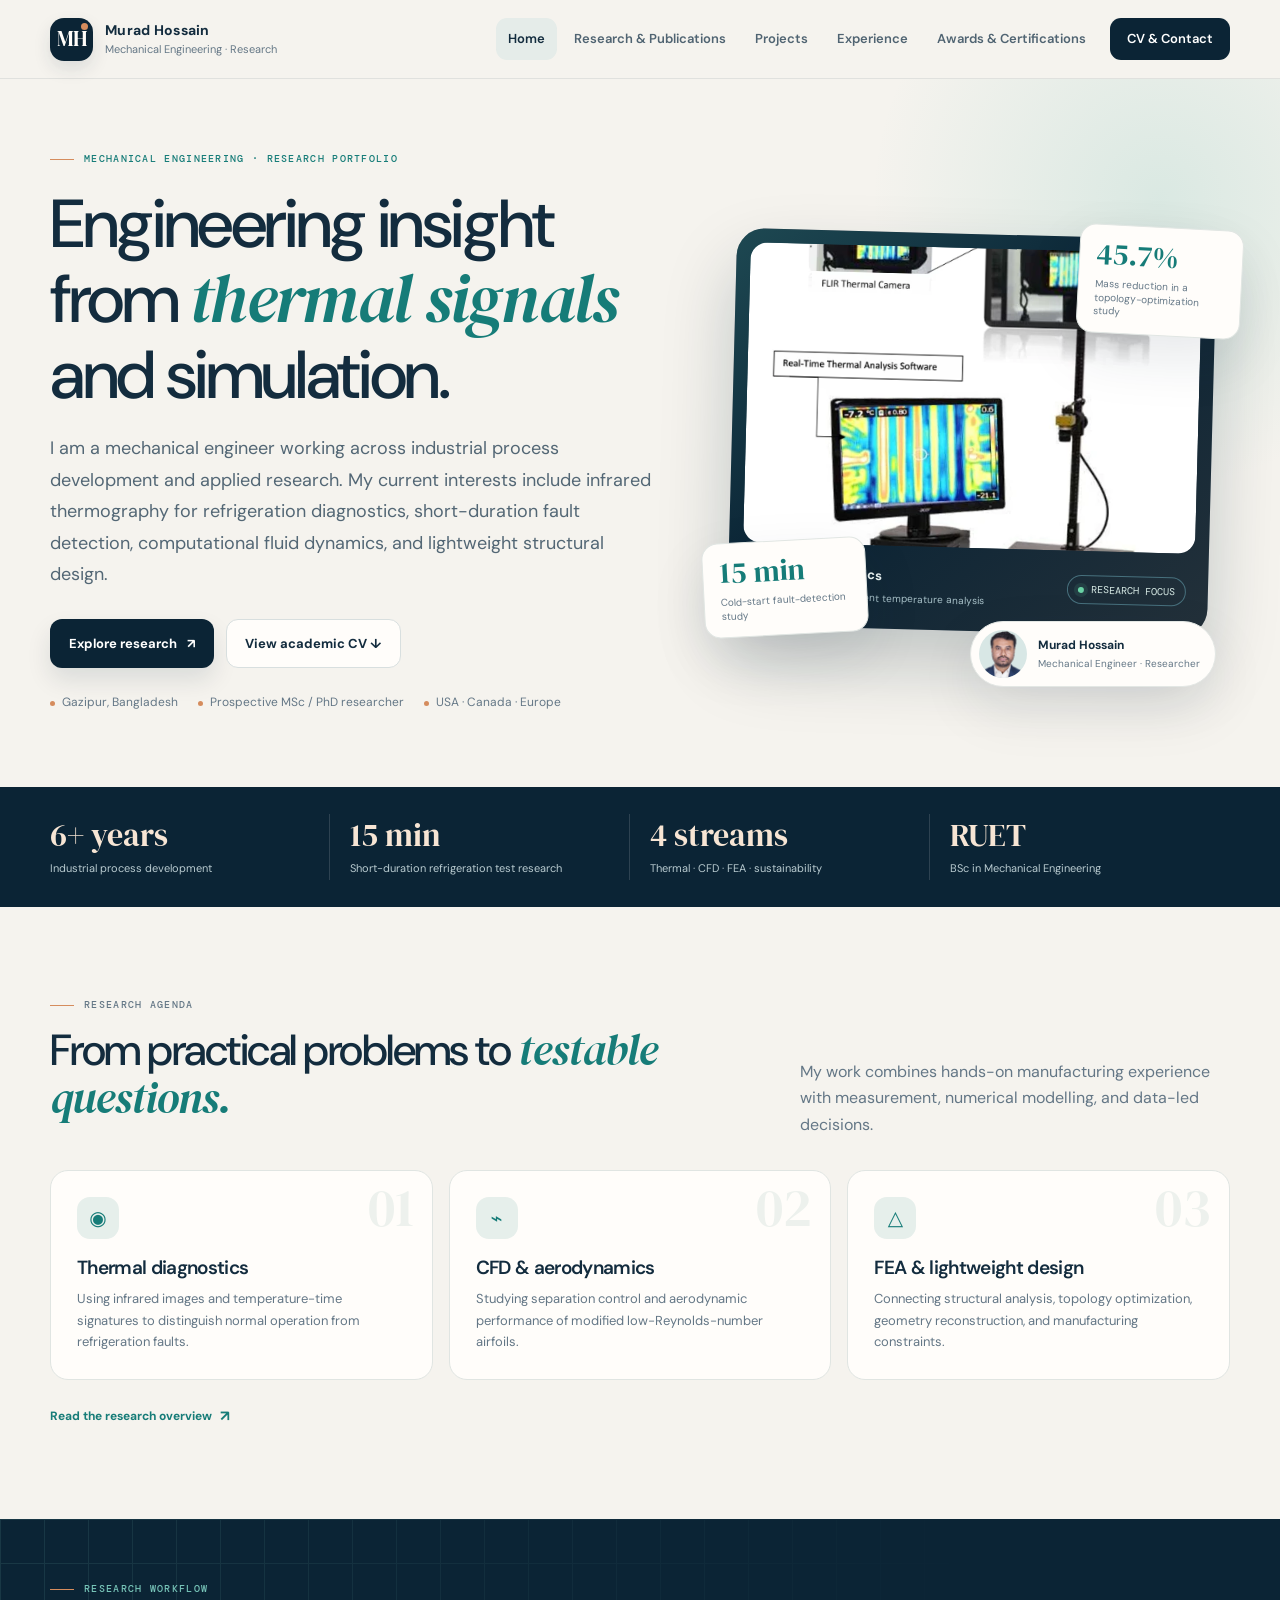
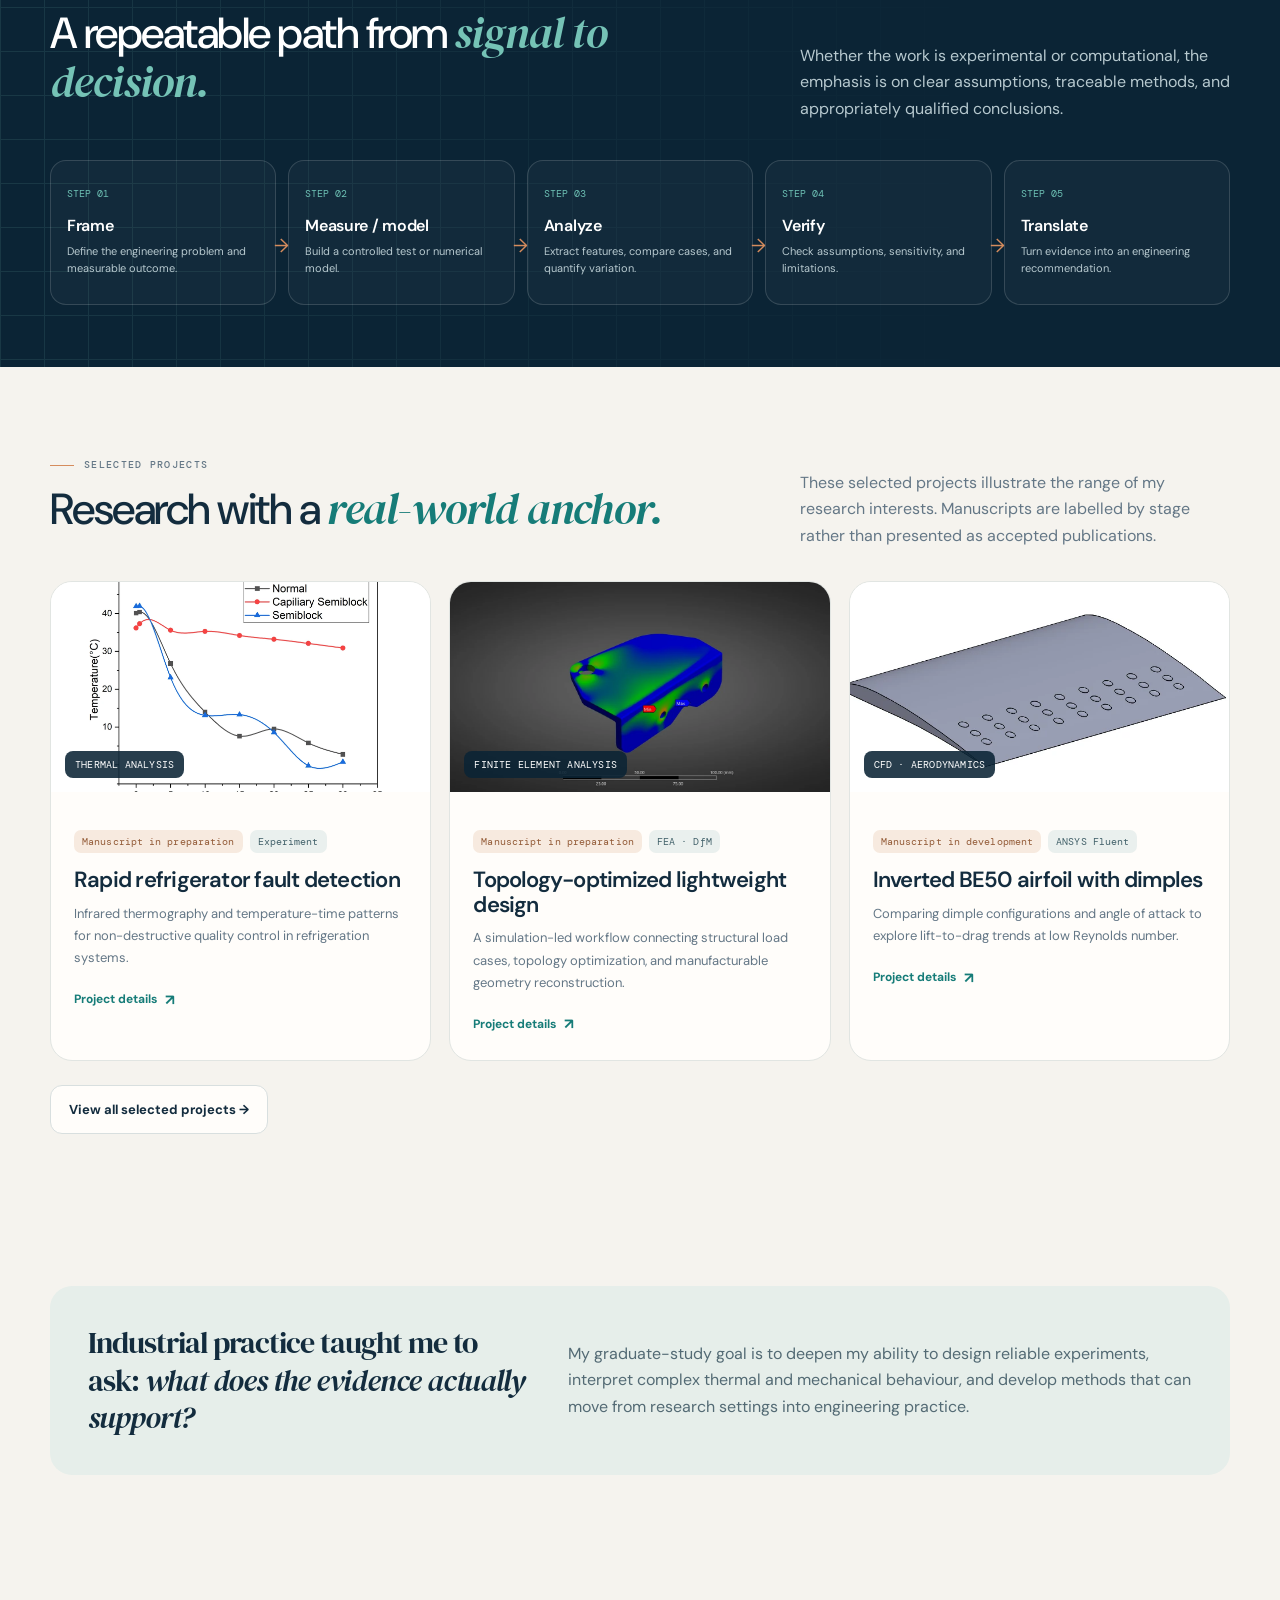
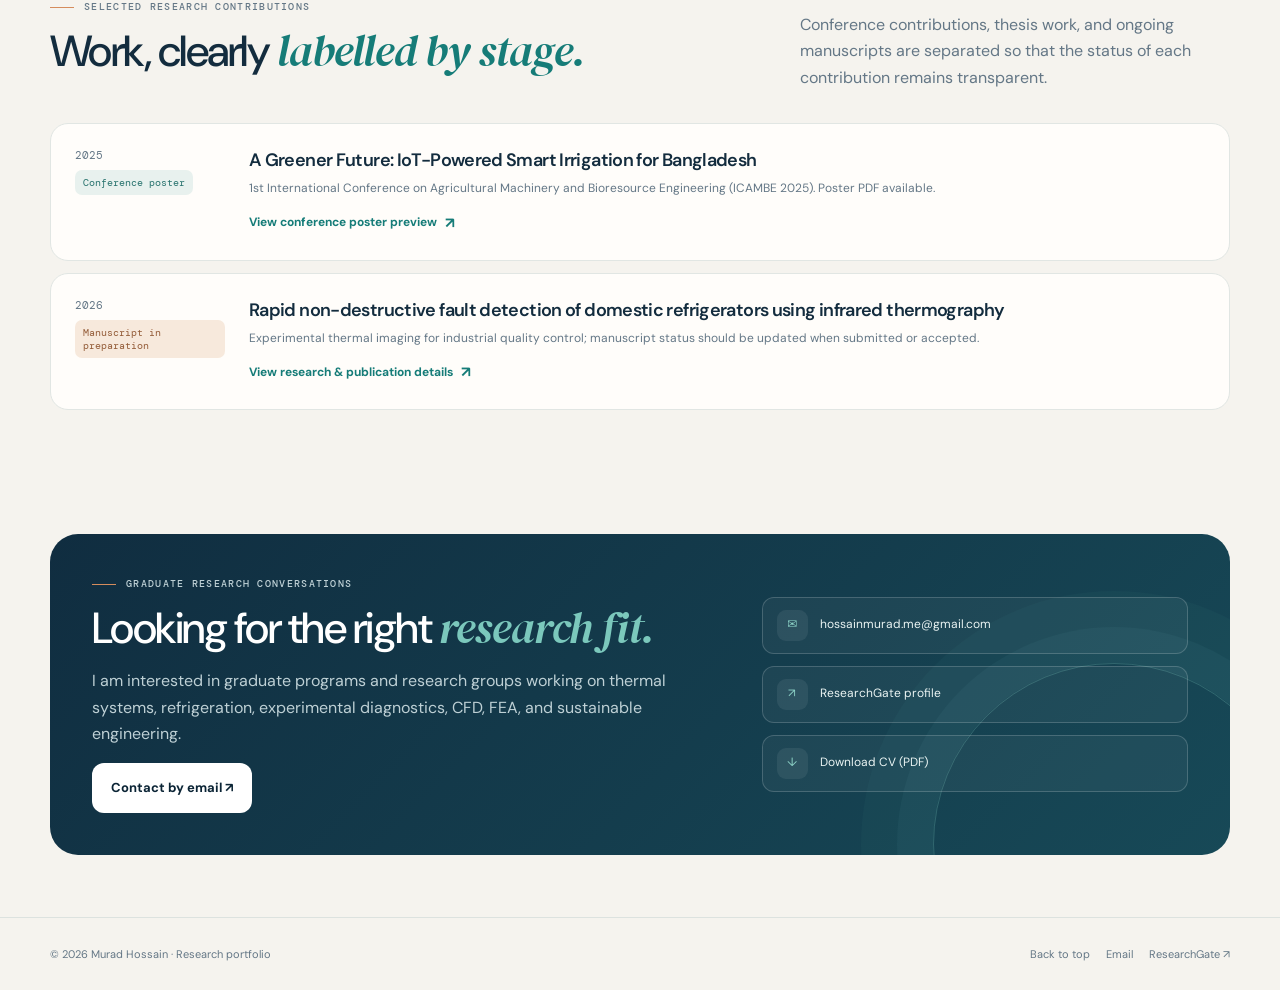
<file: index.html>
<!DOCTYPE html>

<html lang="en">
<head>
<meta charset="utf-8"/>
<meta content="width=device-width, initial-scale=1" name="viewport"/>
<meta content="#0b2435" name="theme-color"/>
<meta content="Mechanical engineer and process development professional exploring thermal diagnostics, refrigeration systems, CFD, finite element analysis, and manufacturing improvement." name="description"/>
<meta content="Murad Hossain | Mechanical Engineering Research Portfolio" property="og:title"/>
<meta content="Mechanical engineer and process development professional exploring thermal diagnostics, refrigeration systems, CFD, finite element analysis, and manufacturing improvement." property="og:description"/>
<meta content="website" property="og:type"/>
<title>
            Murad Hossain | Mechanical Engineering Research Portfolio
        </title>
<link href="assets/images/favicon.svg" rel="icon" type="image/svg+xml"/>
<link href="assets/css/style.css" rel="stylesheet"/>
<script defer="" src="assets/js/main.js">
</script>
</head>
<body>
<a class="skip-link" href="#main">
            Skip to content
        </a>
<header class="site-header">
<div class="container header-inner">
<a aria-label="Murad Hossain home" class="brand" href="index.html">
<span class="brand-mark">
                        MH
                    </span>
<span class="brand-copy">
<strong>
                            Murad Hossain
                        </strong>
<small>
                            Mechanical Engineering · Research
                        </small>
</span>
</a>
<button aria-expanded="false" aria-label="Open navigation" class="menu-toggle" type="button">
                    Menu ☰
                </button>
<nav aria-label="Main navigation" class="nav-links">
<a class="active" href="index.html">
                        Home
                    </a>
<a class="" href="research.html">
                        Research &amp; Publications
                    </a>
<a class="" href="projects.html">
                        Projects
                    </a>
<a class="" href="experience.html">
                        Experience
                    </a>
<a class="" href="awards.html">
                        Awards &amp; Certifications
                    </a>
<a class="nav-cta" href="cv.html">
                        CV &amp; Contact
                    </a>
</nav>
</div>
</header>
<main id="main">
<section class="hero">
<div class="container hero-grid">
<div class="hero-copy">
<p class="eyebrow">
                            Mechanical engineering · Research portfolio
                        </p>
<h1>
                            Engineering insight from
                            <em>
                                thermal signals
                            </em>
                            and simulation.
                        </h1>
<p class="lead">
                            I am a mechanical engineer working across industrial process development and applied research. My current interests include infrared thermography for refrigeration diagnostics, short-duration fault detection, computational fluid dynamics, and lightweight structural design.
                        </p>
<div class="hero-actions">
<a class="btn btn-primary" href="research.html">
                                Explore research
                                <span>
                                    ↗
                                </span>
</a>
<a class="btn btn-secondary" href="assets/docs/Murad_Hossain_CV.pdf" rel="noopener" target="_blank">
                                View academic CV ↓
                            </a>
</div>
<div class="hero-meta">
<span>
<i>
</i>
                                Gazipur, Bangladesh
                            </span>
<span>
<i>
</i>
                                Prospective MSc / PhD researcher
                            </span>
<span>
<i>
</i>
                                USA · Canada · Europe
                            </span>
</div>
</div>
<div class="hero-art">
<div class="hero-panel">
<img alt="Infrared thermography measurement setup from the supplied refrigerator research manuscript" src="assets/images/thermal-setup.webp"/>
<div class="hero-panel-caption">
<div>
<strong>
                                        Thermal diagnostics
                                    </strong>
<small>
                                        Infrared imaging · transient temperature analysis
                                    </small>
</div>
<span class="live-dot">
                                    RESEARCH FOCUS
                                </span>
</div>
</div>
<div class="float-card metric-one">
<span class="number">
                                15 min
                            </span>
<span class="label">
                                Cold-start fault-detection study
                            </span>
</div>
<div class="float-card metric-two">
<span class="number">
                                45.7%
                            </span>
<span class="label">
                                Mass reduction in a topology-optimization study
                            </span>
</div>
<div class="portrait-chip">
<img alt="Portrait of Murad Hossain" src="assets/images/portrait.webp"/>
<div>
<strong>
                                    Murad Hossain
                                </strong>
<small>
                                    Mechanical Engineer · Researcher
                                </small>
</div>
</div>
</div>
</div>
</section>
<section class="stats-strip">
<div class="container stats-grid">
<div class="stat">
<strong>
                            6+ years
                        </strong>
<span>
                            Industrial process development
                        </span>
</div>
<div class="stat">
<strong>
                            15 min
                        </strong>
<span>
                            Short-duration refrigeration test research
                        </span>
</div>
<div class="stat">
<strong>
                            4 streams
                        </strong>
<span>
                            Thermal · CFD · FEA · sustainability
                        </span>
</div>
<div class="stat">
<strong>
                            RUET
                        </strong>
<span>
                            BSc in Mechanical Engineering
                        </span>
</div>
</div>
</section>
<section class="section">
<div class="container">
<div class="section-head">
<div>
<p class="eyebrow">
                                Research agenda
                            </p>
<h2>
                                From practical problems to
                                <em>
                                    testable questions.
                                </em>
</h2>
</div>
<p>
                            My work combines hands-on manufacturing experience with measurement, numerical modelling, and data-led decisions.
                        </p>
</div>
<div class="focus-grid">
<article class="focus-card" data-index="01">
<div class="icon-box">
                                ◉
                            </div>
<h3>
                                Thermal diagnostics
                            </h3>
<p>
                                Using infrared images and temperature-time signatures to distinguish normal operation from refrigeration faults.
                            </p>
</article>
<article class="focus-card" data-index="02">
<div class="icon-box">
                                ⌁
                            </div>
<h3>
                                CFD &amp; aerodynamics
                            </h3>
<p>
                                Studying separation control and aerodynamic performance of modified low-Reynolds-number airfoils.
                            </p>
</article>
<article class="focus-card" data-index="03">
<div class="icon-box">
                                △
                            </div>
<h3>
                                FEA &amp; lightweight design
                            </h3>
<p>
                                Connecting structural analysis, topology optimization, geometry reconstruction, and manufacturing constraints.
                            </p>
</article>
</div>
<div style="margin-top:22px">
<a class="text-link" href="research.html">
                            Read the research overview
                        </a>
</div>
</div>
</section>
<section class="section-sm dark-section">
<div class="container">
<div class="section-head">
<div>
<p class="eyebrow">
                                Research workflow
                            </p>
<h2>
                                A repeatable path from
                                <em>
                                    signal to decision.
                                </em>
</h2>
</div>
<p>
                            Whether the work is experimental or computational, the emphasis is on clear assumptions, traceable methods, and appropriately qualified conclusions.
                        </p>
</div>
<div class="workflow">
<div class="workflow-step">
<span>
                                STEP 01
                            </span>
<h3>
                                Frame
                            </h3>
<p>
                                Define the engineering problem and measurable outcome.
                            </p>
</div>
<div class="workflow-step">
<span>
                                STEP 02
                            </span>
<h3>
                                Measure / model
                            </h3>
<p>
                                Build a controlled test or numerical model.
                            </p>
</div>
<div class="workflow-step">
<span>
                                STEP 03
                            </span>
<h3>
                                Analyze
                            </h3>
<p>
                                Extract features, compare cases, and quantify variation.
                            </p>
</div>
<div class="workflow-step">
<span>
                                STEP 04
                            </span>
<h3>
                                Verify
                            </h3>
<p>
                                Check assumptions, sensitivity, and limitations.
                            </p>
</div>
<div class="workflow-step">
<span>
                                STEP 05
                            </span>
<h3>
                                Translate
                            </h3>
<p>
                                Turn evidence into an engineering recommendation.
                            </p>
</div>
</div>
</div>
</section>
<section class="section">
<div class="container">
<div class="section-head">
<div>
<p class="eyebrow">
                                Selected projects
                            </p>
<h2>
                                Research with a
                                <em>
                                    real-world anchor.
                                </em>
</h2>
</div>
<p>
                            These selected projects illustrate the range of my research interests. Manuscripts are labelled by stage rather than presented as accepted publications.
                        </p>
</div>
<div class="cards-grid">
<article class="card">
<div class="card-media">
<img alt="Temperature versus time response curves from a refrigeration fault-detection study" src="assets/images/thermal-response-chart.webp"/>
<span class="media-label">
                                    THERMAL ANALYSIS
                                </span>
</div>
<div class="card-body">
<div class="tag-row">
<span class="tag status">
                                        Manuscript in preparation
                                    </span>
<span class="tag">
                                        Experiment
                                    </span>
</div>
<h3>
                                    Rapid refrigerator fault detection
                                </h3>
<p>
                                    Infrared thermography and temperature-time patterns for non-destructive quality control in refrigeration systems.
                                </p>
<a class="text-link" href="projects.html#project-thermography">
                                    Project details
                                </a>
</div>
</article>
<article class="card">
<div class="card-media">
<img alt="Finite element stress contour of a lightweight structural bracket" src="assets/images/topology-fea.webp"/>
<span class="media-label">
                                    FINITE ELEMENT ANALYSIS
                                </span>
</div>
<div class="card-body">
<div class="tag-row">
<span class="tag status">
                                        Manuscript in preparation
                                    </span>
<span class="tag">
                                        FEA · DfM
                                    </span>
</div>
<h3>
                                    Topology-optimized lightweight design
                                </h3>
<p>
                                    A simulation-led workflow connecting structural load cases, topology optimization, and manufacturable geometry reconstruction.
                                </p>
<a class="text-link" href="projects.html#project-topology">
                                    Project details
                                </a>
</div>
</article>
<article class="card">
<div class="card-media">
<img alt="Modified inverted BE50 airfoil model with inward dimples, based on the supplied thesis" src="assets/images/airfoil-dimple-model.webp"/>
<span class="media-label">
                                    CFD · AERODYNAMICS
                                </span>
</div>
<div class="card-body">
<div class="tag-row">
<span class="tag status">
                                        Manuscript in development
                                    </span>
<span class="tag">
                                        ANSYS Fluent
                                    </span>
</div>
<h3>
                                    Inverted BE50 airfoil with dimples
                                </h3>
<p>
                                    Comparing dimple configurations and angle of attack to explore lift-to-drag trends at low Reynolds number.
                                </p>
<a class="text-link" href="projects.html#project-airfoil">
                                    Project details
                                </a>
</div>
</article>
</div>
<div style="margin-top:24px">
<a class="btn btn-secondary" href="projects.html">
                            View all selected projects →
                        </a>
</div>
</div>
</section>
<section class="section-sm">
<div class="container">
<div class="quote-band">
<h3>
                            Industrial practice taught me to ask:
                            <em>
                                what does the evidence actually support?
                            </em>
</h3>
<p>
                            My graduate-study goal is to deepen my ability to design reliable experiments, interpret complex thermal and mechanical behaviour, and develop methods that can move from research settings into engineering practice.
                        </p>
</div>
</div>
</section>
<section class="section-sm">
<div class="container">
<div class="section-head">
<div>
<p class="eyebrow">
                                Selected research contributions
                            </p>
<h2>
                                Work, clearly
                                <em>
                                    labelled by stage.
                                </em>
</h2>
</div>
<p>
                            Conference contributions, thesis work, and ongoing manuscripts are separated so that the status of each contribution remains transparent.
                        </p>
</div>
<div class="publication-list">
<article class="publication">
<div class="publication-meta">
<span class="publication-year">
                                    2025
                                </span>
<span class="status-pill">
                                    Conference poster
                                </span>
</div>
<div>
<h3>
                                    A Greener Future: IoT-Powered Smart Irrigation for Bangladesh
                                </h3>
<p>
                                    1st International Conference on Agricultural Machinery and Bioresource Engineering (ICAMBE 2025). Poster PDF available.
                                </p>
<a class="text-link" href="assets/images/smart-irrigation-poster.webp" rel="noopener" target="_blank">View conference poster preview</a>
</div>
</article>
<article class="publication">
<div class="publication-meta">
<span class="publication-year">
                                    2026
                                </span>
<span class="status-pill draft">
                                    Manuscript in preparation
                                </span>
</div>
<div>
<h3>
                                    Rapid non-destructive fault detection of domestic refrigerators using infrared thermography
                                </h3>
<p>
                                    Experimental thermal imaging for industrial quality control; manuscript status should be updated when submitted or accepted.
                                </p>
<a class="text-link" href="research.html#selected-research">
                                    View research &amp; publication details
                                </a>
</div>
</article>
</div>
</div>
</section>
<section class="section-sm">
<div class="container">
<div class="contact-panel">
<div>
<p class="eyebrow">
                                Graduate research conversations
                            </p>
<h2>
                                Looking for the right
                                <em>
                                    research fit.
                                </em>
</h2>
<p>
                                I am interested in graduate programs and research groups working on thermal systems, refrigeration, experimental diagnostics, CFD, FEA, and sustainable engineering.
                            </p>
<a class="btn btn-light" href="mailto:hossainmurad.me@gmail.com?subject=Graduate%20research%20inquiry">
                                Contact by email ↗
                            </a>
</div>
<div class="contact-details">
<a href="mailto:hossainmurad.me@gmail.com">
<span class="contact-icon">
                                    ✉
                                </span>
<span>
                                    hossainmurad.me@gmail.com
                                </span>
</a>
<a href="https://www.researchgate.net/profile/Murad-Hossain-26" rel="noopener" target="_blank">
<span class="contact-icon">
                                    ↗
                                </span>
<span>
                                    ResearchGate profile
                                </span>
</a>
<a href="assets/docs/Murad_Hossain_CV.pdf" rel="noopener" target="_blank">
<span class="contact-icon">
                                    ↓
                                </span>
<span>
                                    Download CV (PDF)
                                </span>
</a>
</div>
</div>
</div>
</section>
</main>
<footer class="site-footer">
<div class="container footer-inner">
<div>
                    ©
                    <span data-year="">
                        2026
                    </span>
                    Murad Hossain · Research portfolio
                </div>
<div class="footer-links">
<a href="index.html">
                        Back to top
                    </a>
<a href="mailto:hossainmurad.me@gmail.com">
                        Email
                    </a>
<a href="https://www.researchgate.net/profile/Murad-Hossain-26" rel="noopener" target="_blank">
                        ResearchGate ↗
                    </a>
</div>
</div>
</footer>
</body>
</html>
</file>
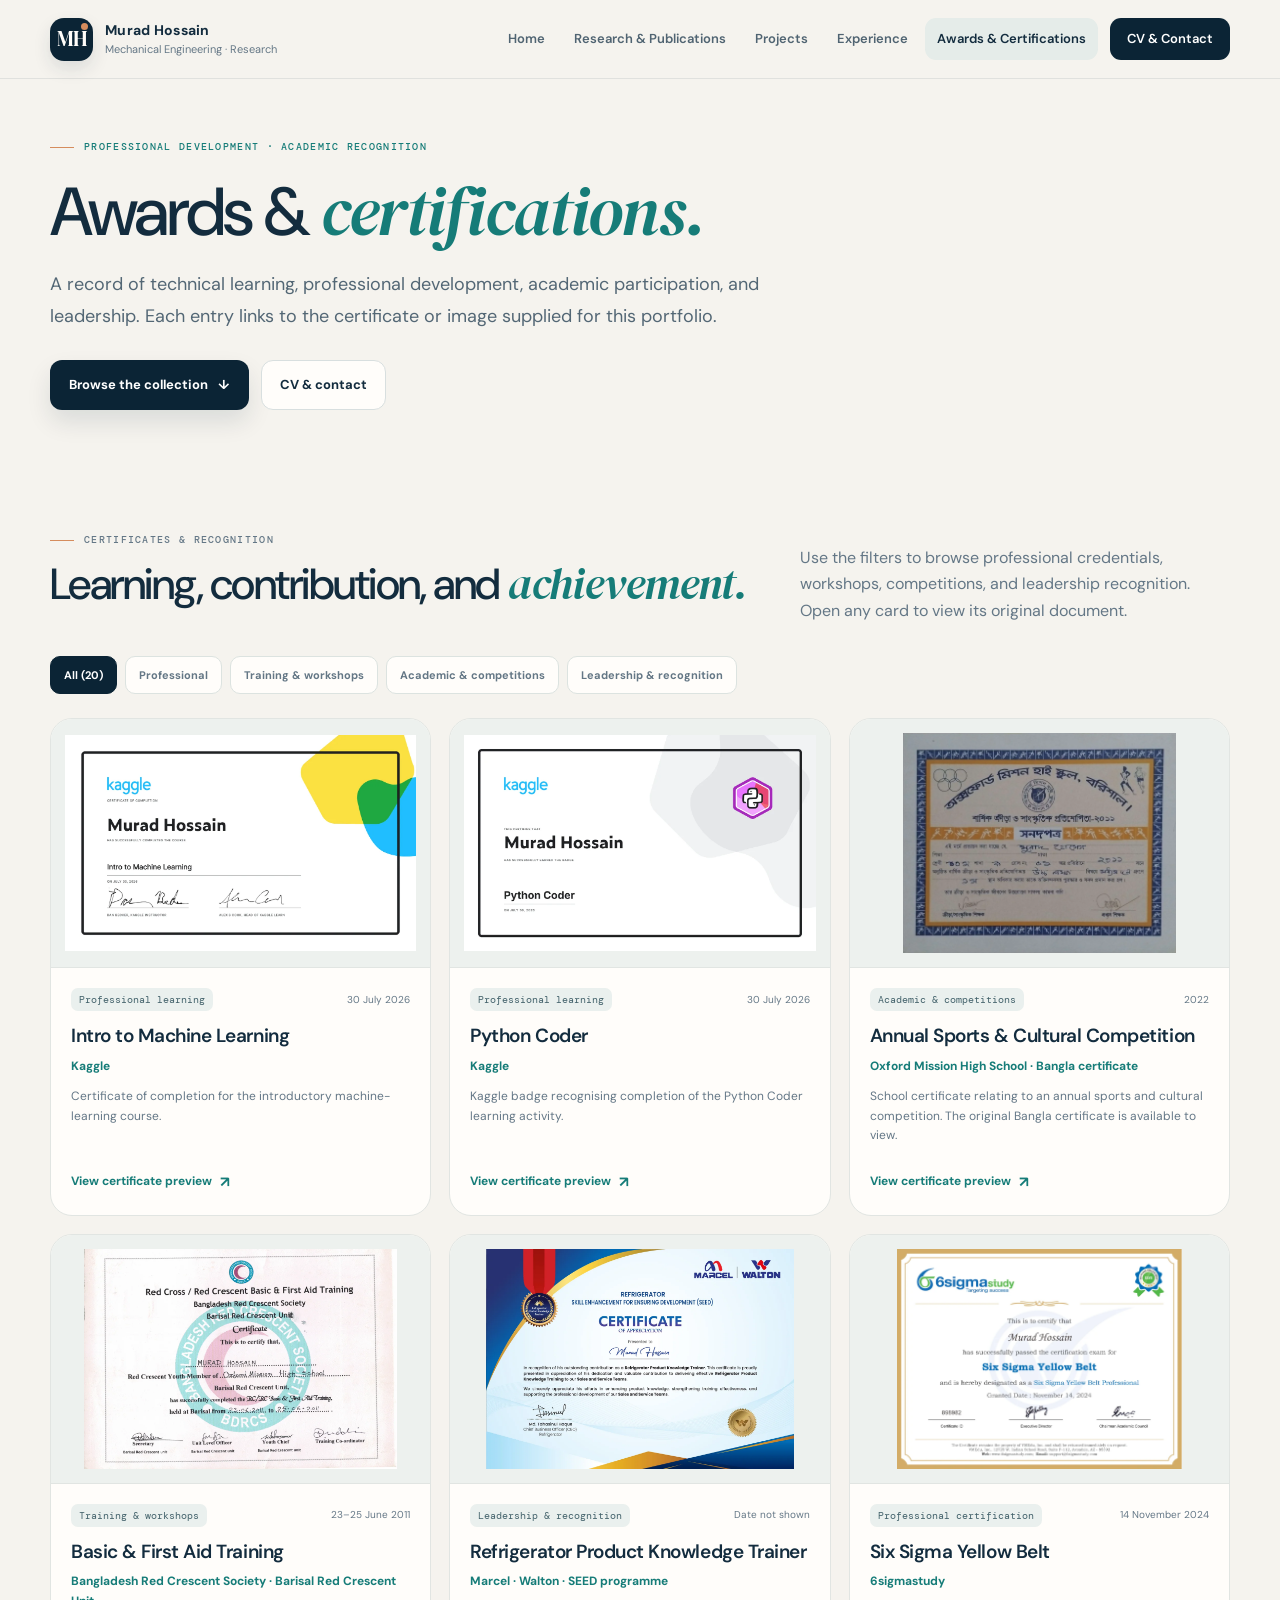
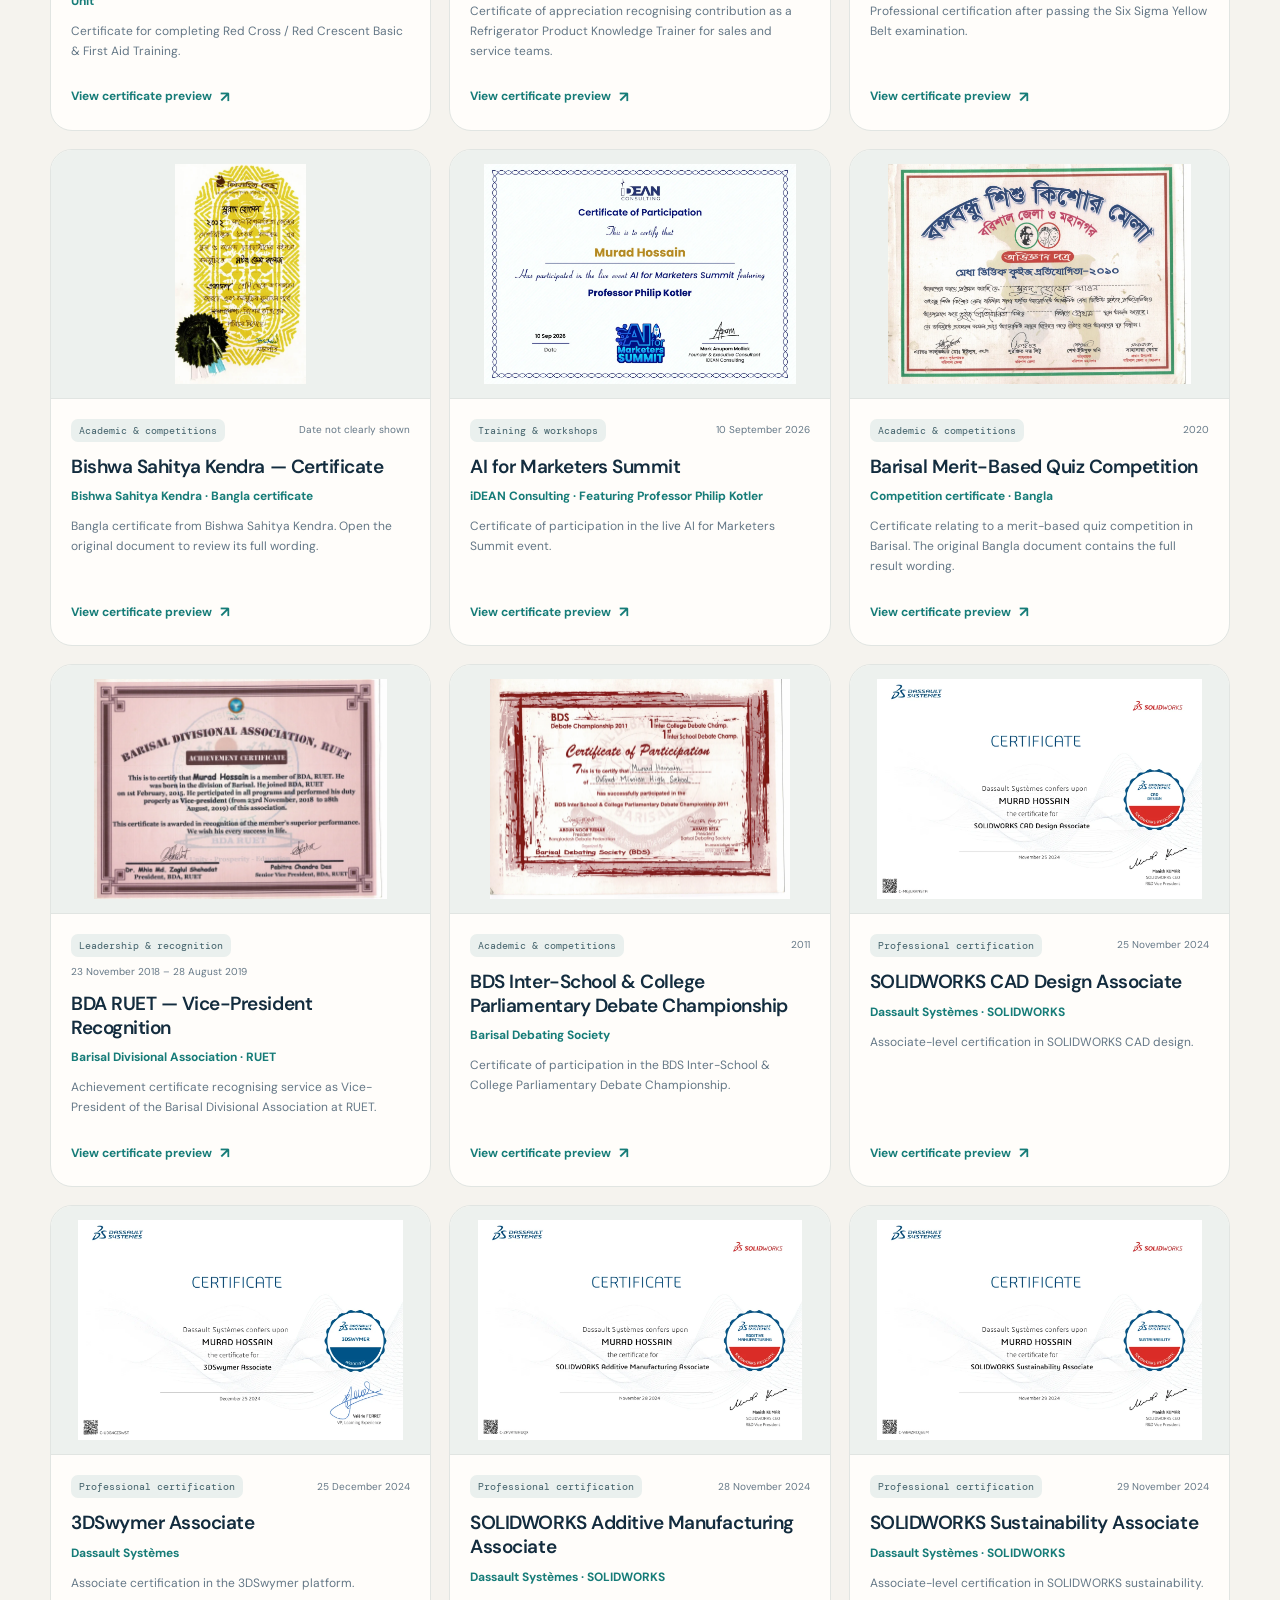
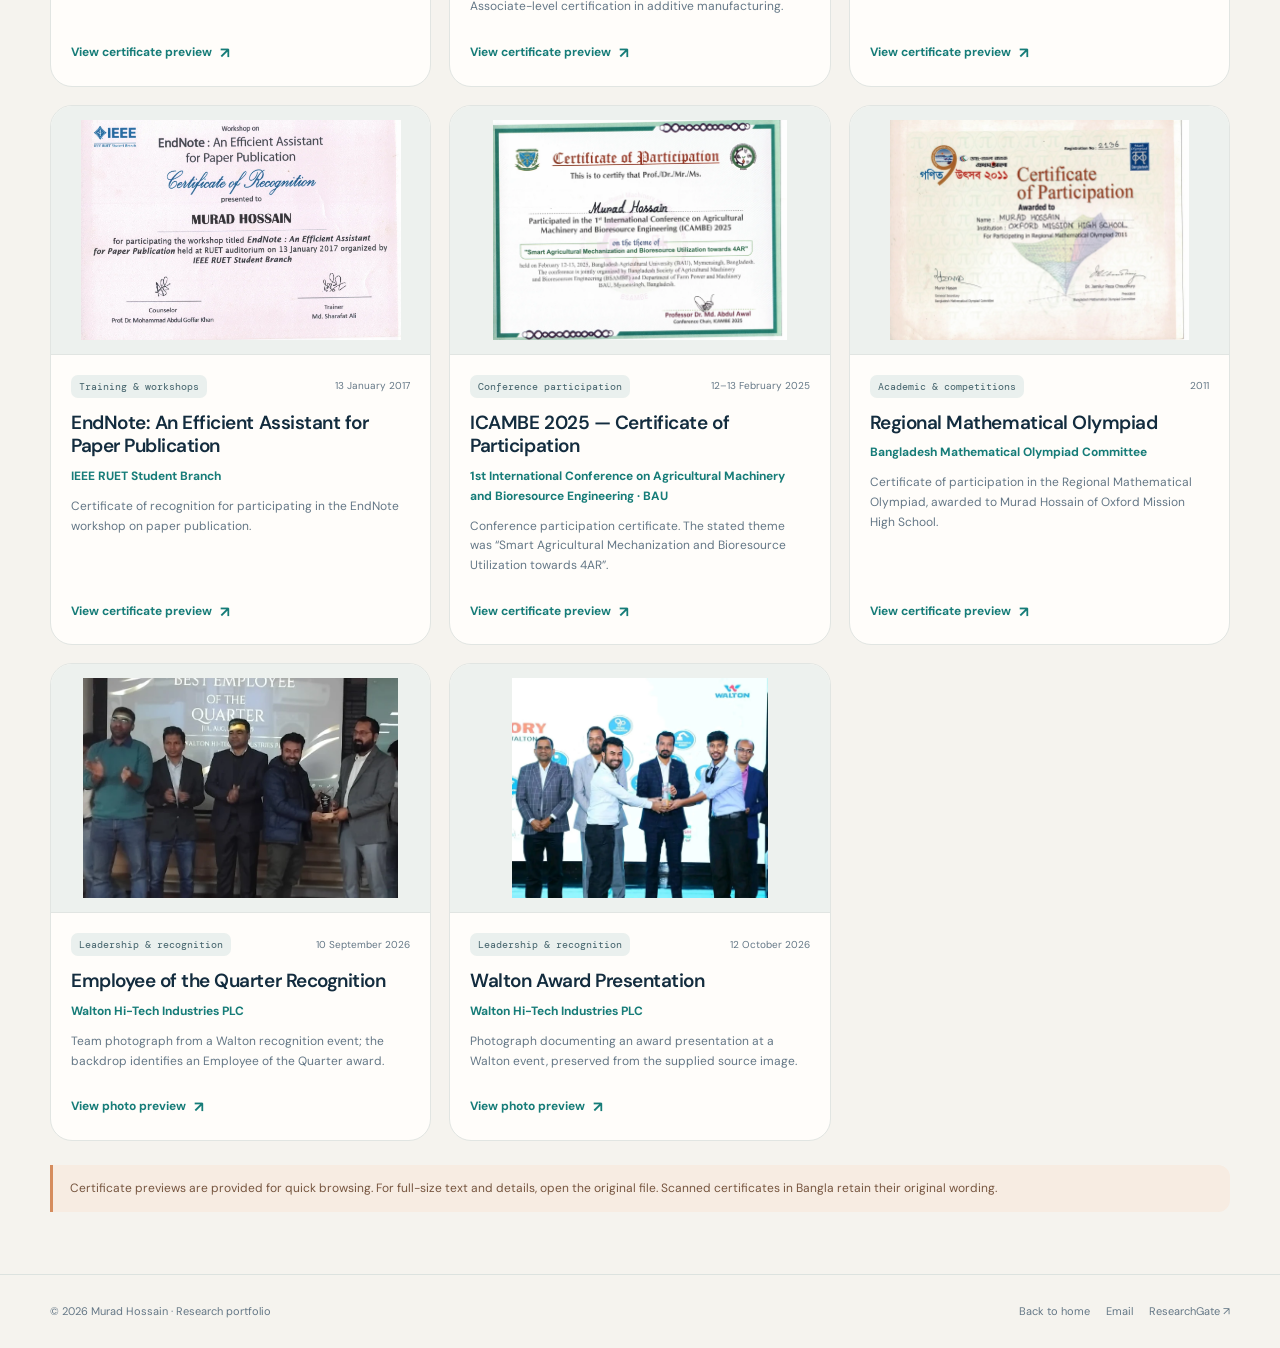
<file: awards.html>
<!DOCTYPE html>

<html lang="en">
<head>
<meta charset="utf-8"/>
<meta content="width=device-width, initial-scale=1" name="viewport"/>
<meta content="#0b2435" name="theme-color"/>
<meta content="Awards, professional certifications, training, and academic participation records for Murad Hossain, mechanical engineer and prospective PhD researcher." name="description"/>
<meta content="Awards &amp; Certifications | Murad Hossain" property="og:title"/>
<meta content="Professional certifications, training, academic competitions, and leadership recognition." property="og:description"/>
<meta content="website" property="og:type"/>
<title>Awards &amp; Certifications | Murad Hossain</title>
<link href="assets/images/favicon.svg" rel="icon" type="image/svg+xml"/>
<link href="assets/css/style.css" rel="stylesheet"/>
<script defer="" src="assets/js/main.js"></script>
</head>
<body>
<a class="skip-link" href="#main">Skip to content</a>
<header class="site-header">
<div class="container header-inner">
<a aria-label="Murad Hossain home" class="brand" href="index.html">
<span class="brand-mark">MH</span>
<span class="brand-copy">
<strong>Murad Hossain</strong>
<small>Mechanical Engineering · Research</small>
</span>
</a>
<button aria-expanded="false" aria-label="Open navigation" class="menu-toggle" type="button">Menu ☰</button>
<nav aria-label="Main navigation" class="nav-links">
<a href="index.html">Home</a>
<a href="research.html">Research &amp; Publications</a>
<a href="projects.html">Projects</a>
<a href="experience.html">Experience</a>
<a aria-current="page" class="active" href="awards.html">Awards &amp; Certifications</a>
<a class="nav-cta" href="cv.html">CV &amp; Contact</a>
</nav>
</div>
</header>
<main id="main">
<section class="page-hero">
<div class="container">
<p class="eyebrow">Professional development · Academic recognition</p>
<h1>Awards &amp; <em>certifications.</em></h1>
<p class="lead">A record of technical learning, professional development, academic participation, and leadership. Each entry links to the certificate or image supplied for this portfolio.</p>
<div class="hero-actions">
<a class="btn btn-primary" href="#awards-gallery">Browse the collection <span>↓</span></a>
<a class="btn btn-secondary" href="cv.html">CV &amp; contact</a>
</div>
</div>
</section>
<section class="section-sm" id="awards-gallery">
<div class="container">
<div class="section-head">
<div>
<p class="eyebrow">Certificates &amp; recognition</p>
<h2>Learning, contribution, and <em>achievement.</em></h2>
</div>
<p>Use the filters to browse professional credentials, workshops, competitions, and leadership recognition. Open any card to view its original document.</p>
</div>
<div aria-label="Filter awards and certifications" class="filter-row" data-filter-group=".award-card">
<button class="filter-btn active" data-filter="all" type="button">All (20)</button>
<button class="filter-btn" data-filter="professional" type="button">Professional</button>
<button class="filter-btn" data-filter="training" type="button">Training &amp; workshops</button>
<button class="filter-btn" data-filter="academic" type="button">Academic &amp; competitions</button>
<button class="filter-btn" data-filter="leadership" type="button">Leadership &amp; recognition</button>
</div>
<div class="awards-grid">
<article class="award-card" data-category="professional" id="award-intro-to-machine-learning">
<a aria-label="Open preview certificate: Intro to Machine Learning" class="award-preview" href="assets/images/awards/intro-to-machine-learning.webp" rel="noopener" target="_blank">
<img alt="Certificate preview: Intro to Machine Learning" height="900" loading="lazy" src="assets/images/awards/intro-to-machine-learning.webp" width="1200"/>
<span class="preview-hint">View preview ↗</span>
</a>
<div class="award-card-body">
<div class="award-card-meta">
<span class="award-category">Professional learning</span>
<span class="award-date">30 July 2026</span>
</div>
<h3>Intro to Machine Learning</h3>
<p class="award-issuer">Kaggle</p>
<p>Certificate of completion for the introductory machine-learning course.</p>
<div class="award-actions">
<a class="text-link" href="assets/images/awards/intro-to-machine-learning.webp" rel="noopener" target="_blank">View certificate preview</a>
</div>
</div>
</article>
<article class="award-card" data-category="professional" id="award-python-coder">
<a aria-label="Open preview certificate: Python Coder" class="award-preview" href="assets/images/awards/python-coder.webp" rel="noopener" target="_blank">
<img alt="Certificate preview: Python Coder" height="900" loading="lazy" src="assets/images/awards/python-coder.webp" width="1200"/>
<span class="preview-hint">View preview ↗</span>
</a>
<div class="award-card-body">
<div class="award-card-meta">
<span class="award-category">Professional learning</span>
<span class="award-date">30 July 2026</span>
</div>
<h3>Python Coder</h3>
<p class="award-issuer">Kaggle</p>
<p>Kaggle badge recognising completion of the Python Coder learning activity.</p>
<div class="award-actions">
<a class="text-link" href="assets/images/awards/python-coder.webp" rel="noopener" target="_blank">View certificate preview</a>
</div>
</div>
</article>
<article class="award-card" data-category="academic" id="award-school-sports-cultural">
<a aria-label="Open preview certificate: Annual Sports &amp; Cultural Competition" class="award-preview" href="assets/images/awards/school-sports-cultural.webp" rel="noopener" target="_blank">
<img alt="Certificate preview: Annual Sports &amp; Cultural Competition" height="900" loading="lazy" src="assets/images/awards/school-sports-cultural.webp" width="1200"/>
<span class="preview-hint">View preview ↗</span>
</a>
<div class="award-card-body">
<div class="award-card-meta">
<span class="award-category">Academic &amp; competitions</span>
<span class="award-date">2022</span>
</div>
<h3>Annual Sports &amp; Cultural Competition</h3>
<p class="award-issuer">Oxford Mission High School · Bangla certificate</p>
<p>School certificate relating to an annual sports and cultural competition. The original Bangla certificate is available to view.</p>
<div class="award-actions">
<a class="text-link" href="assets/images/awards/school-sports-cultural.webp" rel="noopener" target="_blank">View certificate preview</a>
</div>
</div>
</article>
<article class="award-card" data-category="training" id="award-basic-first-aid">
<a aria-label="Open preview certificate: Basic &amp; First Aid Training" class="award-preview" href="assets/images/awards/basic-first-aid.webp" rel="noopener" target="_blank">
<img alt="Certificate preview: Basic &amp; First Aid Training" height="900" loading="lazy" src="assets/images/awards/basic-first-aid.webp" width="1200"/>
<span class="preview-hint">View preview ↗</span>
</a>
<div class="award-card-body">
<div class="award-card-meta">
<span class="award-category">Training &amp; workshops</span>
<span class="award-date">23–25 June 2011</span>
</div>
<h3>Basic &amp; First Aid Training</h3>
<p class="award-issuer">Bangladesh Red Crescent Society · Barisal Red Crescent Unit</p>
<p>Certificate for completing Red Cross / Red Crescent Basic &amp; First Aid Training.</p>
<div class="award-actions">
<a class="text-link" href="assets/images/awards/basic-first-aid.webp" rel="noopener" target="_blank">View certificate preview</a>
</div>
</div>
</article>
<article class="award-card" data-category="leadership" id="award-refrigerator-product-trainer">
<a aria-label="Open preview certificate: Refrigerator Product Knowledge Trainer" class="award-preview" href="assets/images/awards/refrigerator-product-trainer.webp" rel="noopener" target="_blank">
<img alt="Certificate preview: Refrigerator Product Knowledge Trainer" height="900" loading="lazy" src="assets/images/awards/refrigerator-product-trainer.webp" width="1200"/>
<span class="preview-hint">View preview ↗</span>
</a>
<div class="award-card-body">
<div class="award-card-meta">
<span class="award-category">Leadership &amp; recognition</span>
<span class="award-date">Date not shown</span>
</div>
<h3>Refrigerator Product Knowledge Trainer</h3>
<p class="award-issuer">Marcel · Walton · SEED programme</p>
<p>Certificate of appreciation recognising contribution as a Refrigerator Product Knowledge Trainer for sales and service teams.</p>
<div class="award-actions">
<a class="text-link" href="assets/images/awards/refrigerator-product-trainer.webp" rel="noopener" target="_blank">View certificate preview</a>
</div>
</div>
</article>
<article class="award-card" data-category="professional" id="award-six-sigma-yellow-belt">
<a aria-label="Open preview certificate: Six Sigma Yellow Belt" class="award-preview" href="assets/images/awards/six-sigma-yellow-belt.webp" rel="noopener" target="_blank">
<img alt="Certificate preview: Six Sigma Yellow Belt" height="900" loading="lazy" src="assets/images/awards/six-sigma-yellow-belt.webp" width="1200"/>
<span class="preview-hint">View preview ↗</span>
</a>
<div class="award-card-body">
<div class="award-card-meta">
<span class="award-category">Professional certification</span>
<span class="award-date">14 November 2024</span>
</div>
<h3>Six Sigma Yellow Belt</h3>
<p class="award-issuer">6sigmastudy</p>
<p>Professional certification after passing the Six Sigma Yellow Belt examination.</p>
<div class="award-actions">
<a class="text-link" href="assets/images/awards/six-sigma-yellow-belt.webp" rel="noopener" target="_blank">View certificate preview</a>
</div>
</div>
</article>
<article class="award-card" data-category="academic" id="award-world-literature-forum">
<a aria-label="Open preview certificate: Bishwa Sahitya Kendra" class="award-preview" href="assets/images/awards/world-literature-forum.webp" rel="noopener" target="_blank">
<img alt="Certificate preview: Bishwa Sahitya Kendra" height="900" loading="lazy" src="assets/images/awards/world-literature-forum.webp" width="1200"/>
<span class="preview-hint">View preview ↗</span>
</a>
<div class="award-card-body">
<div class="award-card-meta">
<span class="award-category">Academic &amp; competitions</span>
<span class="award-date">Date not clearly shown</span>
</div>
<h3>Bishwa Sahitya Kendra — Certificate</h3>
<p class="award-issuer">Bishwa Sahitya Kendra · Bangla certificate</p>
<p>Bangla certificate from Bishwa Sahitya Kendra. Open the original document to review its full wording.</p>
<div class="award-actions">
<a class="text-link" href="assets/images/awards/world-literature-forum.webp" rel="noopener" target="_blank">View certificate preview</a>
</div>
</div>
</article>
<article class="award-card" data-category="training" id="award-ai-marketers-summit">
<a aria-label="Open preview certificate: AI for Marketers Summit" class="award-preview" href="assets/images/awards/ai-marketers-summit.webp" rel="noopener" target="_blank">
<img alt="Certificate preview: AI for Marketers Summit" height="900" loading="lazy" src="assets/images/awards/ai-marketers-summit.webp" width="1200"/>
<span class="preview-hint">View preview ↗</span>
</a>
<div class="award-card-body">
<div class="award-card-meta">
<span class="award-category">Training &amp; workshops</span>
<span class="award-date">10 September 2026</span>
</div>
<h3>AI for Marketers Summit</h3>
<p class="award-issuer">iDEAN Consulting · Featuring Professor Philip Kotler</p>
<p>Certificate of participation in the live AI for Marketers Summit event.</p>
<div class="award-actions">
<a class="text-link" href="assets/images/awards/ai-marketers-summit.webp" rel="noopener" target="_blank">View certificate preview</a>
</div>
</div>
</article>
<article class="award-card" data-category="academic" id="award-barisal-quiz">
<a aria-label="Open preview certificate: Barisal Merit-Based Quiz Competition" class="award-preview" href="assets/images/awards/barisal-quiz.webp" rel="noopener" target="_blank">
<img alt="Certificate preview: Barisal Merit-Based Quiz Competition" height="900" loading="lazy" src="assets/images/awards/barisal-quiz.webp" width="1200"/>
<span class="preview-hint">View preview ↗</span>
</a>
<div class="award-card-body">
<div class="award-card-meta">
<span class="award-category">Academic &amp; competitions</span>
<span class="award-date">2020</span>
</div>
<h3>Barisal Merit-Based Quiz Competition</h3>
<p class="award-issuer">Competition certificate · Bangla</p>
<p>Certificate relating to a merit-based quiz competition in Barisal. The original Bangla document contains the full result wording.</p>
<div class="award-actions">
<a class="text-link" href="assets/images/awards/barisal-quiz.webp" rel="noopener" target="_blank">View certificate preview</a>
</div>
</div>
</article>
<article class="award-card" data-category="leadership" id="award-bda-vice-president">
<a aria-label="Open preview certificate: BDA RUET — Vice-President Recognition" class="award-preview" href="assets/images/awards/bda-vice-president.webp" rel="noopener" target="_blank">
<img alt="Certificate preview: BDA RUET — Vice-President Recognition" height="900" loading="lazy" src="assets/images/awards/bda-vice-president.webp" width="1200"/>
<span class="preview-hint">View preview ↗</span>
</a>
<div class="award-card-body">
<div class="award-card-meta">
<span class="award-category">Leadership &amp; recognition</span>
<span class="award-date">23 November 2018 – 28 August 2019</span>
</div>
<h3>BDA RUET — Vice-President Recognition</h3>
<p class="award-issuer">Barisal Divisional Association · RUET</p>
<p>Achievement certificate recognising service as Vice-President of the Barisal Divisional Association at RUET.</p>
<div class="award-actions">
<a class="text-link" href="assets/images/awards/bda-vice-president.webp" rel="noopener" target="_blank">View certificate preview</a>
</div>
</div>
</article>
<article class="award-card" data-category="academic" id="award-bds-debate">
<a aria-label="Open preview certificate: BDS Inter-School &amp; College Parliamentary Debate Championship" class="award-preview" href="assets/images/awards/bds-debate.webp" rel="noopener" target="_blank">
<img alt="Certificate preview: BDS Inter-School &amp; College Parliamentary Debate Championship" height="900" loading="lazy" src="assets/images/awards/bds-debate.webp" width="1200"/>
<span class="preview-hint">View preview ↗</span>
</a>
<div class="award-card-body">
<div class="award-card-meta">
<span class="award-category">Academic &amp; competitions</span>
<span class="award-date">2011</span>
</div>
<h3>BDS Inter-School &amp; College Parliamentary Debate Championship</h3>
<p class="award-issuer">Barisal Debating Society</p>
<p>Certificate of participation in the BDS Inter-School &amp; College Parliamentary Debate Championship.</p>
<div class="award-actions">
<a class="text-link" href="assets/images/awards/bds-debate.webp" rel="noopener" target="_blank">View certificate preview</a>
</div>
</div>
</article>
<article class="award-card" data-category="professional" id="award-solidworks-cad">
<a aria-label="Open preview certificate: SOLIDWORKS CAD Design Associate" class="award-preview" href="assets/images/awards/solidworks-cad.webp" rel="noopener" target="_blank">
<img alt="Certificate preview: SOLIDWORKS CAD Design Associate" height="900" loading="lazy" src="assets/images/awards/solidworks-cad.webp" width="1200"/>
<span class="preview-hint">View preview ↗</span>
</a>
<div class="award-card-body">
<div class="award-card-meta">
<span class="award-category">Professional certification</span>
<span class="award-date">25 November 2024</span>
</div>
<h3>SOLIDWORKS CAD Design Associate</h3>
<p class="award-issuer">Dassault Systèmes · SOLIDWORKS</p>
<p>Associate-level certification in SOLIDWORKS CAD design.</p>
<div class="award-actions">
<a class="text-link" href="assets/images/awards/solidworks-cad.webp" rel="noopener" target="_blank">View certificate preview</a>
</div>
</div>
</article>
<article class="award-card" data-category="professional" id="award-3dswymer-associate">
<a aria-label="Open preview certificate: 3DSwymer Associate" class="award-preview" href="assets/images/awards/3dswymer-associate.webp" rel="noopener" target="_blank">
<img alt="Certificate preview: 3DSwymer Associate" height="900" loading="lazy" src="assets/images/awards/3dswymer-associate.webp" width="1200"/>
<span class="preview-hint">View preview ↗</span>
</a>
<div class="award-card-body">
<div class="award-card-meta">
<span class="award-category">Professional certification</span>
<span class="award-date">25 December 2024</span>
</div>
<h3>3DSwymer Associate</h3>
<p class="award-issuer">Dassault Systèmes</p>
<p>Associate certification in the 3DSwymer platform.</p>
<div class="award-actions">
<a class="text-link" href="assets/images/awards/3dswymer-associate.webp" rel="noopener" target="_blank">View certificate preview</a>
</div>
</div>
</article>
<article class="award-card" data-category="professional" id="award-solidworks-additive">
<a aria-label="Open preview certificate: SOLIDWORKS Additive Manufacturing Associate" class="award-preview" href="assets/images/awards/solidworks-additive.webp" rel="noopener" target="_blank">
<img alt="Certificate preview: SOLIDWORKS Additive Manufacturing Associate" height="900" loading="lazy" src="assets/images/awards/solidworks-additive.webp" width="1200"/>
<span class="preview-hint">View preview ↗</span>
</a>
<div class="award-card-body">
<div class="award-card-meta">
<span class="award-category">Professional certification</span>
<span class="award-date">28 November 2024</span>
</div>
<h3>SOLIDWORKS Additive Manufacturing Associate</h3>
<p class="award-issuer">Dassault Systèmes · SOLIDWORKS</p>
<p>Associate-level certification in additive manufacturing.</p>
<div class="award-actions">
<a class="text-link" href="assets/images/awards/solidworks-additive.webp" rel="noopener" target="_blank">View certificate preview</a>
</div>
</div>
</article>
<article class="award-card" data-category="professional" id="award-solidworks-sustainability">
<a aria-label="Open preview certificate: SOLIDWORKS Sustainability Associate" class="award-preview" href="assets/images/awards/solidworks-sustainability.webp" rel="noopener" target="_blank">
<img alt="Certificate preview: SOLIDWORKS Sustainability Associate" height="900" loading="lazy" src="assets/images/awards/solidworks-sustainability.webp" width="1200"/>
<span class="preview-hint">View preview ↗</span>
</a>
<div class="award-card-body">
<div class="award-card-meta">
<span class="award-category">Professional certification</span>
<span class="award-date">29 November 2024</span>
</div>
<h3>SOLIDWORKS Sustainability Associate</h3>
<p class="award-issuer">Dassault Systèmes · SOLIDWORKS</p>
<p>Associate-level certification in SOLIDWORKS sustainability.</p>
<div class="award-actions">
<a class="text-link" href="assets/images/awards/solidworks-sustainability.webp" rel="noopener" target="_blank">View certificate preview</a>
</div>
</div>
</article>
<article class="award-card" data-category="training" id="award-endnote-workshop">
<a aria-label="Open preview certificate: EndNote: An Efficient Assistant for Paper Publication" class="award-preview" href="assets/images/awards/endnote-workshop.webp" rel="noopener" target="_blank">
<img alt="Certificate preview: EndNote: An Efficient Assistant for Paper Publication" height="900" loading="lazy" src="assets/images/awards/endnote-workshop.webp" width="1200"/>
<span class="preview-hint">View preview ↗</span>
</a>
<div class="award-card-body">
<div class="award-card-meta">
<span class="award-category">Training &amp; workshops</span>
<span class="award-date">13 January 2017</span>
</div>
<h3>EndNote: An Efficient Assistant for Paper Publication</h3>
<p class="award-issuer">IEEE RUET Student Branch</p>
<p>Certificate of recognition for participating in the EndNote workshop on paper publication.</p>
<div class="award-actions">
<a class="text-link" href="assets/images/awards/endnote-workshop.webp" rel="noopener" target="_blank">View certificate preview</a>
</div>
</div>
</article>
<article class="award-card" data-category="training" id="award-icambe-2025">
<a aria-label="Open preview certificate: ICAMBE 2025 — Certificate of Participation" class="award-preview" href="assets/images/awards/icambe-2025.webp" rel="noopener" target="_blank">
<img alt="Certificate preview: ICAMBE 2025 — Certificate of Participation" height="900" loading="lazy" src="assets/images/awards/icambe-2025.webp" width="1200"/>
<span class="preview-hint">View preview ↗</span>
</a>
<div class="award-card-body">
<div class="award-card-meta">
<span class="award-category">Conference participation</span>
<span class="award-date">12–13 February 2025</span>
</div>
<h3>ICAMBE 2025 — Certificate of Participation</h3>
<p class="award-issuer">1st International Conference on Agricultural Machinery and Bioresource Engineering · BAU</p>
<p>Conference participation certificate. The stated theme was “Smart Agricultural Mechanization and Bioresource Utilization towards 4AR”.</p>
<div class="award-actions">
<a class="text-link" href="assets/images/awards/icambe-2025.webp" rel="noopener" target="_blank">View certificate preview</a>
</div>
</div>
</article>
<article class="award-card" data-category="academic" id="award-math-olympiad">
<a aria-label="Open preview certificate: Regional Mathematical Olympiad" class="award-preview" href="assets/images/awards/math-olympiad.webp" rel="noopener" target="_blank">
<img alt="Certificate preview: Regional Mathematical Olympiad" height="900" loading="lazy" src="assets/images/awards/math-olympiad.webp" width="1200"/>
<span class="preview-hint">View preview ↗</span>
</a>
<div class="award-card-body">
<div class="award-card-meta">
<span class="award-category">Academic &amp; competitions</span>
<span class="award-date">2011</span>
</div>
<h3>Regional Mathematical Olympiad</h3>
<p class="award-issuer">Bangladesh Mathematical Olympiad Committee</p>
<p>Certificate of participation in the Regional Mathematical Olympiad, awarded to Murad Hossain of Oxford Mission High School.</p>
<div class="award-actions">
<a class="text-link" href="assets/images/awards/math-olympiad.webp" rel="noopener" target="_blank">View certificate preview</a>
</div>
</div>
</article>
<article class="award-card" data-category="leadership" id="award-walton-quarter-2026">
<a aria-label="Open preview Walton Employee of the Quarter recognition photo" class="award-preview" href="assets/images/awards/walton-award-september-2026.webp" rel="noopener" target="_blank">
<img alt="Walton team recognition photo showing an Employee of the Quarter award presentation" height="900" loading="lazy" src="assets/images/awards/walton-award-september-2026.webp" width="1200"/>
<span class="preview-hint">View preview ↗</span>
</a>
<div class="award-card-body">
<div class="award-card-meta"><span class="award-category">Leadership &amp; recognition</span><span class="award-date">10 September 2026</span></div>
<h3>Employee of the Quarter Recognition</h3>
<p class="award-issuer">Walton Hi-Tech Industries PLC</p>
<p>Team photograph from a Walton recognition event; the backdrop identifies an Employee of the Quarter award.</p>
<div class="award-actions"><a class="text-link" href="assets/images/awards/walton-award-september-2026.webp" rel="noopener" target="_blank">View photo preview</a></div>
</div>
</article>
<article class="award-card" data-category="leadership" id="award-walton-presentation-2026">
<a aria-label="Open preview Walton award presentation photo" class="award-preview" href="assets/images/awards/walton-award-october-2026.webp" rel="noopener" target="_blank">
<img alt="Walton award presentation group photo from October 2026" height="1000" loading="lazy" src="assets/images/awards/walton-award-october-2026.webp" width="1200"/>
<span class="preview-hint">View preview ↗</span>
</a>
<div class="award-card-body">
<div class="award-card-meta"><span class="award-category">Leadership &amp; recognition</span><span class="award-date">12 October 2026</span></div>
<h3>Walton Award Presentation</h3>
<p class="award-issuer">Walton Hi-Tech Industries PLC</p>
<p>Photograph documenting an award presentation at a Walton event, preserved from the supplied source image.</p>
<div class="award-actions"><a class="text-link" href="assets/images/awards/walton-award-october-2026.webp" rel="noopener" target="_blank">View photo preview</a></div>
</div>
</article>
</div>
<p class="awards-note">Certificate previews are provided for quick browsing. For full-size text and details, open the original file. Scanned certificates in Bangla retain their original wording.</p>
</div>
</section>
</main>
<footer class="site-footer">
<div class="container footer-inner">
<div>© <span data-year="">2026</span> Murad Hossain · Research portfolio</div>
<div class="footer-links">
<a href="index.html">Back to home</a>
<a href="mailto:hossainmurad.me@gmail.com">Email</a>
<a href="https://www.researchgate.net/profile/Murad-Hossain-26" rel="noopener" target="_blank">ResearchGate ↗</a>
</div>
</div>
</footer>
</body>
</html>
</file>
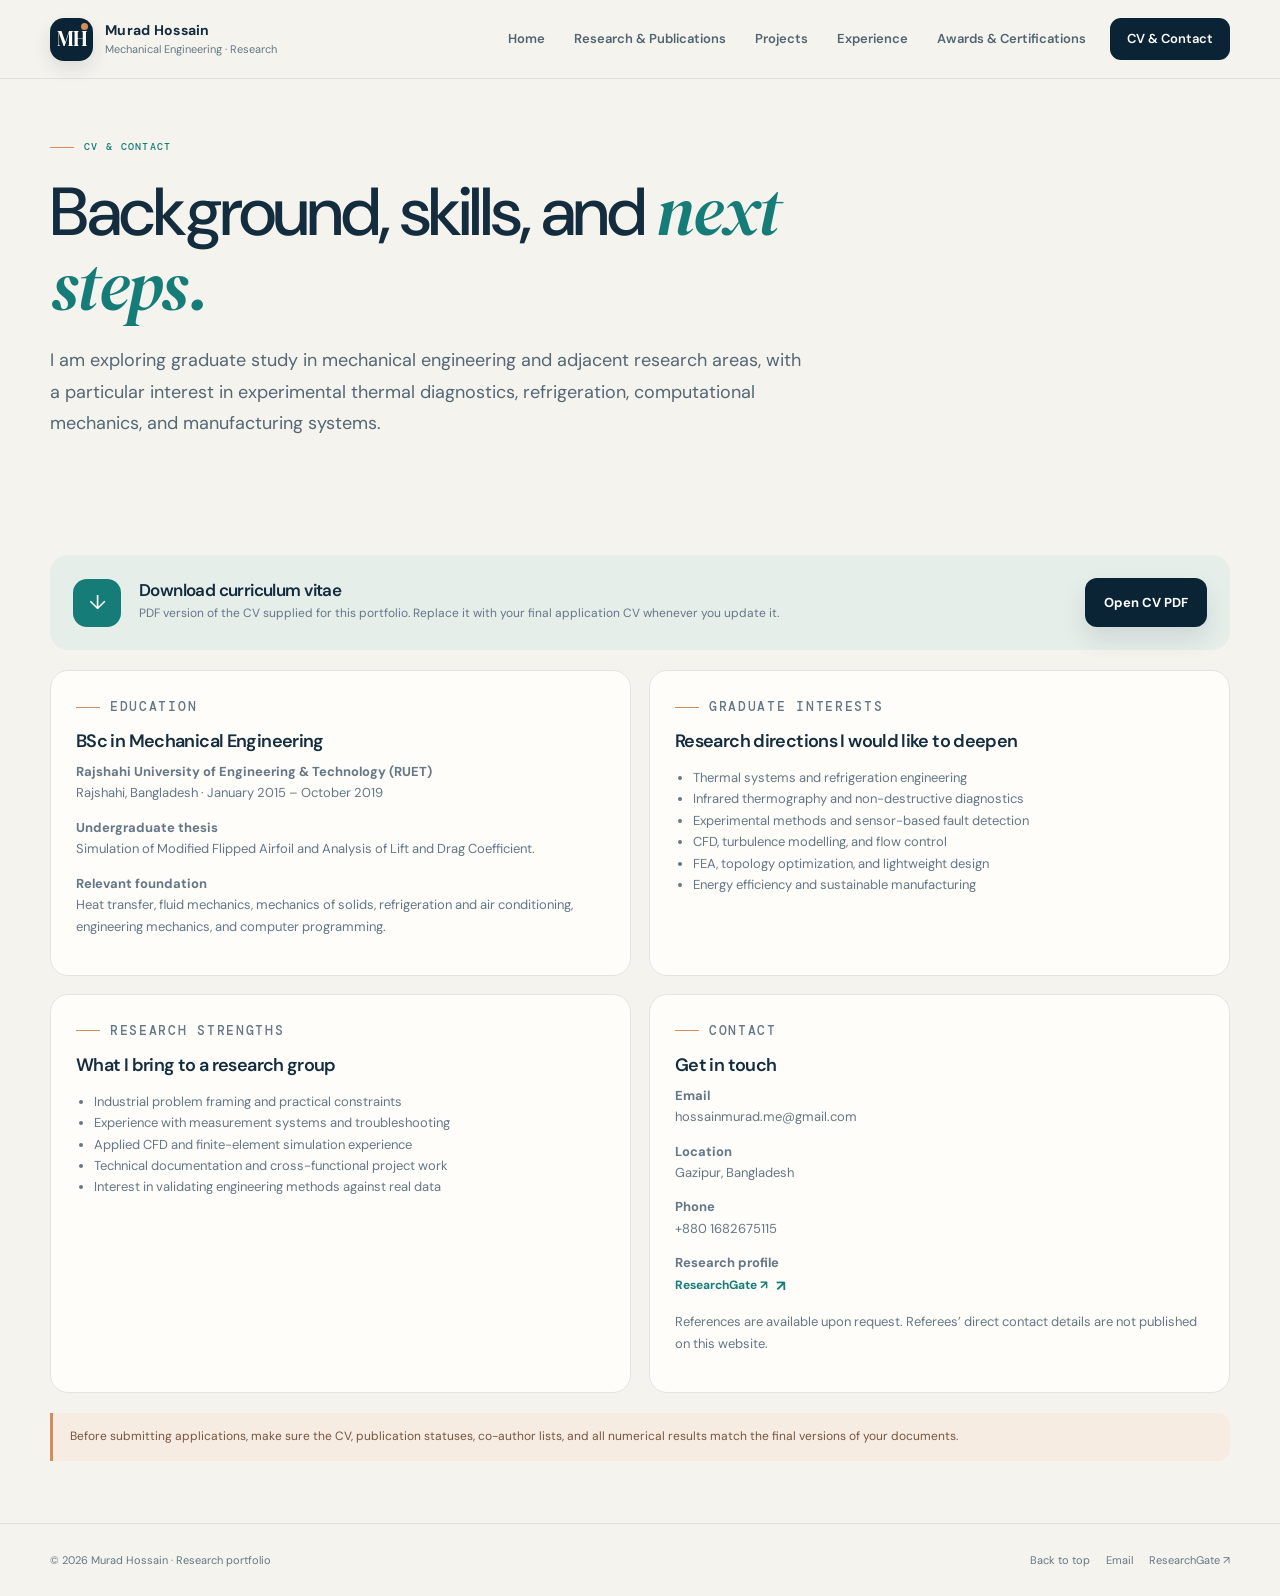
<file: cv.html>
<!DOCTYPE html>

<html lang="en">
<head>
<meta charset="utf-8"/>
<meta content="width=device-width, initial-scale=1" name="viewport"/>
<meta content="#0b2435" name="theme-color"/>
<meta content="Curriculum vitae, education, technical skills, and contact information for graduate research opportunities." name="description"/>
<meta content="CV &amp; Contact | Murad Hossain" property="og:title"/>
<meta content="Curriculum vitae, education, technical skills, and contact information for graduate research opportunities." property="og:description"/>
<meta content="website" property="og:type"/>
<title>
            CV &amp; Contact | Murad Hossain
        </title>
<link href="assets/images/favicon.svg" rel="icon" type="image/svg+xml"/>
<link href="assets/css/style.css" rel="stylesheet"/>
<script defer="" src="assets/js/main.js">
</script>
</head>
<body>
<a class="skip-link" href="#main">
            Skip to content
        </a>
<header class="site-header">
<div class="container header-inner">
<a aria-label="Murad Hossain home" class="brand" href="index.html">
<span class="brand-mark">
                        MH
                    </span>
<span class="brand-copy">
<strong>
                            Murad Hossain
                        </strong>
<small>
                            Mechanical Engineering · Research
                        </small>
</span>
</a>
<button aria-expanded="false" aria-label="Open navigation" class="menu-toggle" type="button">
                    Menu ☰
                </button>
<nav aria-label="Main navigation" class="nav-links">
<a class="" href="index.html">
                        Home
                    </a>
<a class="" href="research.html">
                        Research &amp; Publications
                    </a>
<a class="" href="projects.html">
                        Projects
                    </a>
<a class="" href="experience.html">
                        Experience
                    </a>
<a class="" href="awards.html">
                        Awards &amp; Certifications
                    </a>
<a class="active nav-cta" href="cv.html">
                        CV &amp; Contact
                    </a>
</nav>
</div>
</header>
<main id="main">
<section class="page-hero">
<div class="container">
<p class="eyebrow">
                        CV &amp; contact
                    </p>
<h1>
                        Background, skills, and
                        <em>
                            next steps.
                        </em>
</h1>
<p class="lead">
                        I am exploring graduate study in mechanical engineering and adjacent research areas, with a particular interest in experimental thermal diagnostics, refrigeration, computational mechanics, and manufacturing systems.
                    </p>
</div>
</section>
<section class="section-sm">
<div class="container">
<div class="download-card">
<div class="download-icon">
                            ↓
                        </div>
<div style="flex:1">
<h3>
                                Download curriculum vitae
                            </h3>
<p>
                                PDF version of the CV supplied for this portfolio. Replace it with your final application CV whenever you update it.
                            </p>
</div>
<a class="btn btn-primary" href="assets/docs/Murad_Hossain_CV.pdf" rel="noopener" target="_blank">
                            Open CV PDF
                        </a>
</div>
<div class="cv-layout">
<article class="cv-card">
<p class="eyebrow">
                                Education
                            </p>
<h3>
                                BSc in Mechanical Engineering
                            </h3>
<p>
<strong>
                                    Rajshahi University of Engineering &amp; Technology (RUET)
                                </strong>
<br/>
                                Rajshahi, Bangladesh · January 2015 – October 2019
                            </p>
<p>
<strong>
                                    Undergraduate thesis
                                </strong>
<br/>
                                Simulation of Modified Flipped Airfoil and Analysis of Lift and Drag Coefficient.
                            </p>
<p>
<strong>
                                    Relevant foundation
                                </strong>
<br/>
                                Heat transfer, fluid mechanics, mechanics of solids, refrigeration and air conditioning, engineering mechanics, and computer programming.
                            </p>
</article>
<article class="cv-card">
<p class="eyebrow">
                                Graduate interests
                            </p>
<h3>
                                Research directions I would like to deepen
                            </h3>
<ul>
<li>
                                    Thermal systems and refrigeration engineering
                                </li>
<li>
                                    Infrared thermography and non-destructive diagnostics
                                </li>
<li>
                                    Experimental methods and sensor-based fault detection
                                </li>
<li>
                                    CFD, turbulence modelling, and flow control
                                </li>
<li>
                                    FEA, topology optimization, and lightweight design
                                </li>
<li>
                                    Energy efficiency and sustainable manufacturing
                                </li>
</ul>
</article>
<article class="cv-card">
<p class="eyebrow">
                                Research strengths
                            </p>
<h3>
                                What I bring to a research group
                            </h3>
<ul>
<li>
                                    Industrial problem framing and practical constraints
                                </li>
<li>
                                    Experience with measurement systems and troubleshooting
                                </li>
<li>
                                    Applied CFD and finite-element simulation experience
                                </li>
<li>
                                    Technical documentation and cross-functional project work
                                </li>
<li>
                                    Interest in validating engineering methods against real data
                                </li>
</ul>
</article>
<article class="cv-card">
<p class="eyebrow">
                                Contact
                            </p>
<h3>
                                Get in touch
                            </h3>
<p>
<strong>
                                    Email
                                </strong>
<br/>
<a href="mailto:hossainmurad.me@gmail.com">
                                    hossainmurad.me@gmail.com
                                </a>
</p>
<p>
<strong>
                                    Location
                                </strong>
<br/>
                                Gazipur, Bangladesh
                            </p>
<p>
<strong>
                                    Phone
                                </strong>
<br/>
<a href="tel:+8801682675115">
                                    +880 1682675115
                                </a>
</p>
<p>
<strong>
                                    Research profile
                                </strong>
<br/>
<a class="text-link" href="https://www.researchgate.net/profile/Murad-Hossain-26" rel="noopener" target="_blank">
                                    ResearchGate ↗
                                </a>
</p>
<p class="muted small">
                                References are available upon request. Referees’ direct contact details are not published on this website.
                            </p>
</article>
</div>
<div class="notice" style="margin-top:20px">
                        Before submitting applications, make sure the CV, publication statuses, co-author lists, and all numerical results match the final versions of your documents.
                    </div>
</div>
</section>
</main>
<footer class="site-footer">
<div class="container footer-inner">
<div>
                    ©
                    <span data-year="">
                        2026
                    </span>
                    Murad Hossain · Research portfolio
                </div>
<div class="footer-links">
<a href="index.html">
                        Back to top
                    </a>
<a href="mailto:hossainmurad.me@gmail.com">
                        Email
                    </a>
<a href="https://www.researchgate.net/profile/Murad-Hossain-26" rel="noopener" target="_blank">
                        ResearchGate ↗
                    </a>
</div>
</div>
</footer>
</body>
</html>
</file>
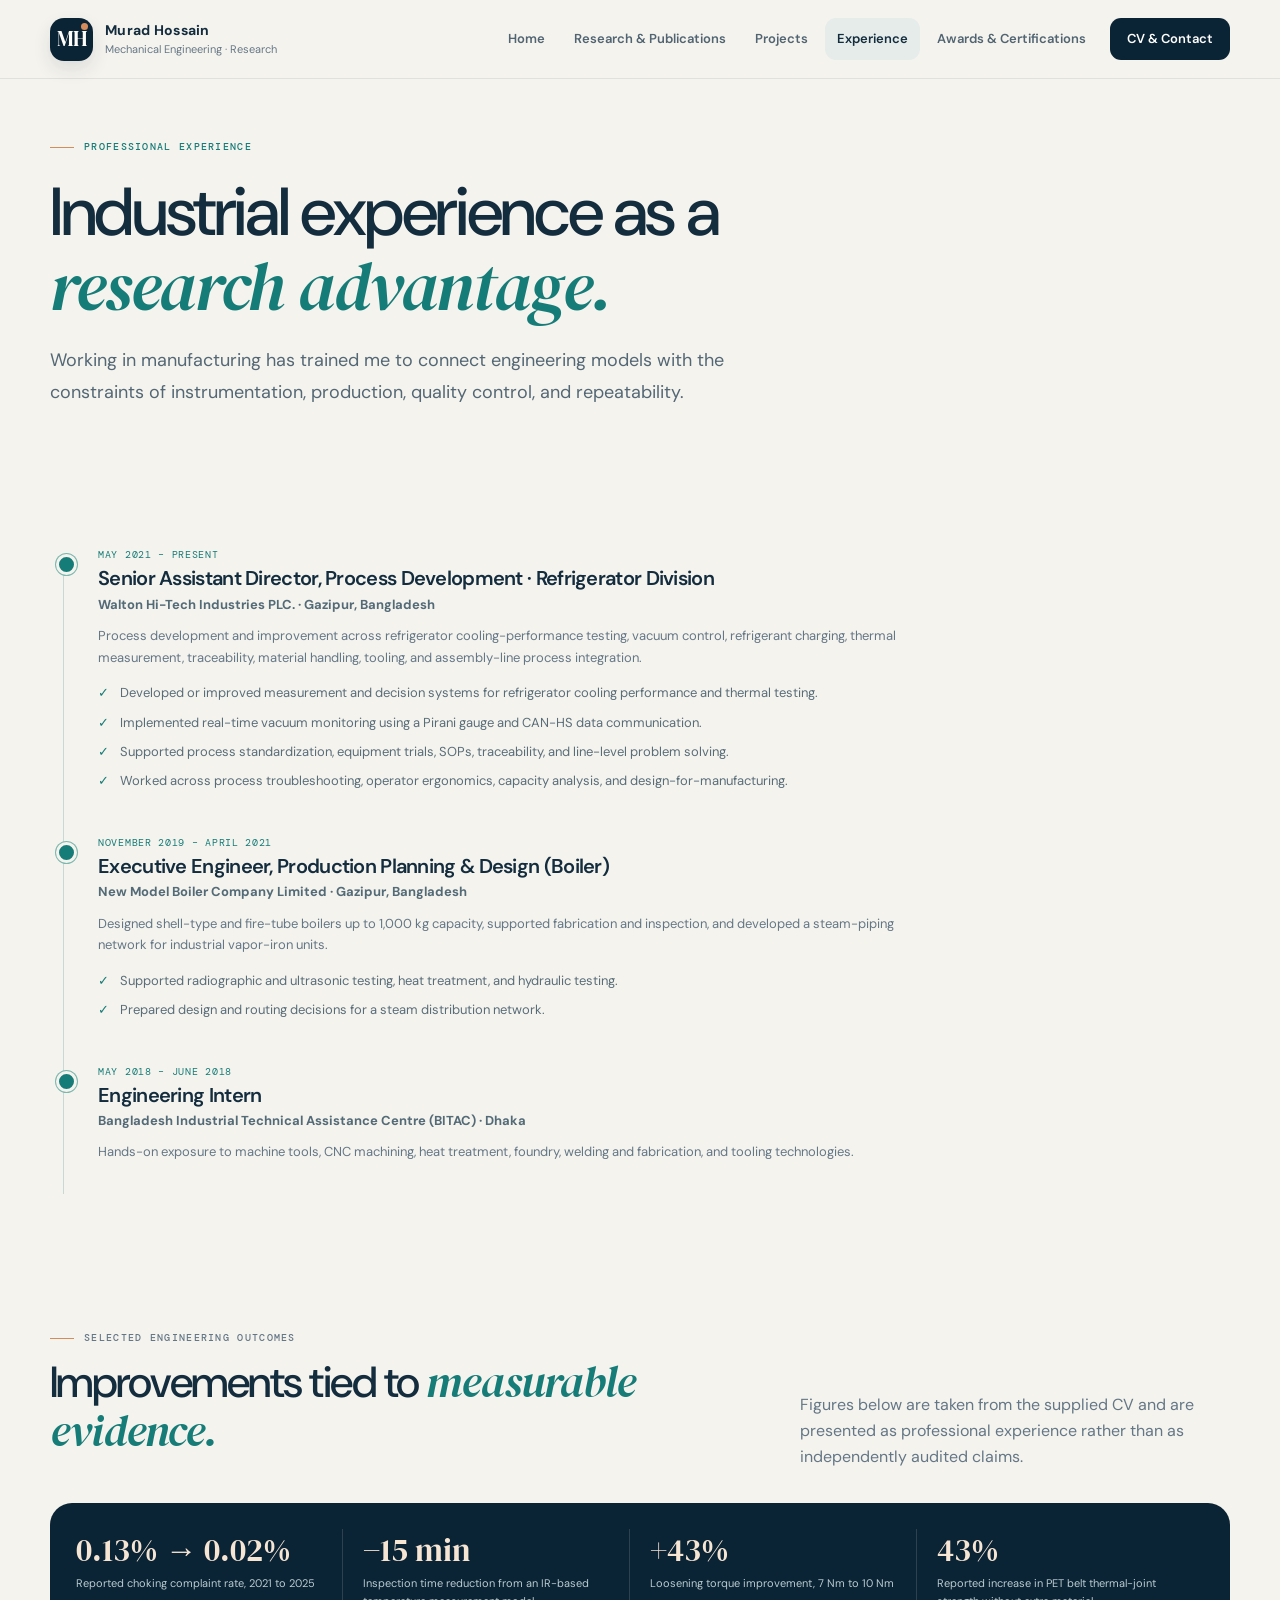
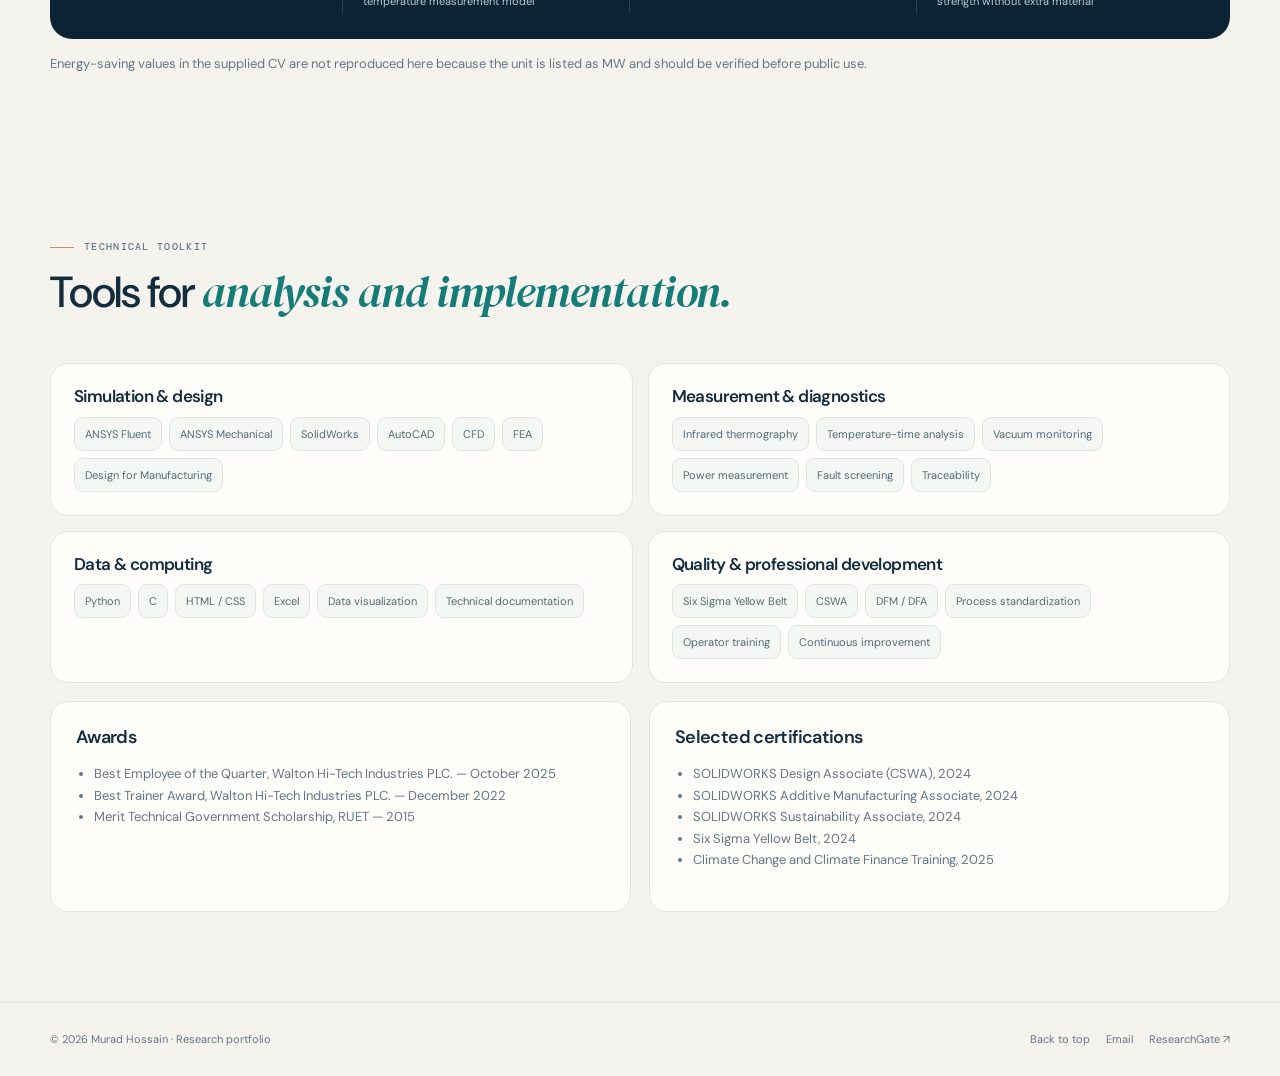
<file: experience.html>
<!DOCTYPE html>

<html lang="en">
<head>
<meta charset="utf-8"/>
<meta content="width=device-width, initial-scale=1" name="viewport"/>
<meta content="#0b2435" name="theme-color"/>
<meta content="Professional experience in process development, refrigerator manufacturing, boiler design, measurement systems, and applied mechanical engineering." name="description"/>
<meta content="Experience | Murad Hossain" property="og:title"/>
<meta content="Professional experience in process development, refrigerator manufacturing, boiler design, measurement systems, and applied mechanical engineering." property="og:description"/>
<meta content="website" property="og:type"/>
<title>
            Experience | Murad Hossain
        </title>
<link href="assets/images/favicon.svg" rel="icon" type="image/svg+xml"/>
<link href="assets/css/style.css" rel="stylesheet"/>
<script defer="" src="assets/js/main.js">
</script>
</head>
<body>
<a class="skip-link" href="#main">
            Skip to content
        </a>
<header class="site-header">
<div class="container header-inner">
<a aria-label="Murad Hossain home" class="brand" href="index.html">
<span class="brand-mark">
                        MH
                    </span>
<span class="brand-copy">
<strong>
                            Murad Hossain
                        </strong>
<small>
                            Mechanical Engineering · Research
                        </small>
</span>
</a>
<button aria-expanded="false" aria-label="Open navigation" class="menu-toggle" type="button">
                    Menu ☰
                </button>
<nav aria-label="Main navigation" class="nav-links">
<a class="" href="index.html">
                        Home
                    </a>
<a class="" href="research.html">
                        Research &amp; Publications
                    </a>
<a class="" href="projects.html">
                        Projects
                    </a>
<a class="active" href="experience.html">
                        Experience
                    </a>
<a class="" href="awards.html">
                        Awards &amp; Certifications
                    </a>
<a class="nav-cta" href="cv.html">
                        CV &amp; Contact
                    </a>
</nav>
</div>
</header>
<main id="main">
<section class="page-hero">
<div class="container">
<p class="eyebrow">
                        Professional experience
                    </p>
<h1>
                        Industrial experience as a
                        <em>
                            research advantage.
                        </em>
</h1>
<p class="lead">
                        Working in manufacturing has trained me to connect engineering models with the constraints of instrumentation, production, quality control, and repeatability.
                    </p>
</div>
</section>
<section class="section-sm">
<div class="container">
<div class="timeline">
<article class="timeline-item">
<div class="timeline-date">
                                May 2021 – Present
                            </div>
<h3>
                                Senior Assistant Director, Process Development · Refrigerator Division
                            </h3>
<div class="org">
                                Walton Hi-Tech Industries PLC. · Gazipur, Bangladesh
                            </div>
<p>
                                Process development and improvement across refrigerator cooling-performance testing, vacuum control, refrigerant charging, thermal measurement, traceability, material handling, tooling, and assembly-line process integration.
                            </p>
<ul class="list-check">
<li>
                                    Developed or improved measurement and decision systems for refrigerator cooling performance and thermal testing.
                                </li>
<li>
                                    Implemented real-time vacuum monitoring using a Pirani gauge and CAN-HS data communication.
                                </li>
<li>
                                    Supported process standardization, equipment trials, SOPs, traceability, and line-level problem solving.
                                </li>
<li>
                                    Worked across process troubleshooting, operator ergonomics, capacity analysis, and design-for-manufacturing.
                                </li>
</ul>
</article>
<article class="timeline-item">
<div class="timeline-date">
                                November 2019 – April 2021
                            </div>
<h3>
                                Executive Engineer, Production Planning &amp; Design (Boiler)
                            </h3>
<div class="org">
                                New Model Boiler Company Limited · Gazipur, Bangladesh
                            </div>
<p>
                                Designed shell-type and fire-tube boilers up to 1,000 kg capacity, supported fabrication and inspection, and developed a steam-piping network for industrial vapor-iron units.
                            </p>
<ul class="list-check">
<li>
                                    Supported radiographic and ultrasonic testing, heat treatment, and hydraulic testing.
                                </li>
<li>
                                    Prepared design and routing decisions for a steam distribution network.
                                </li>
</ul>
</article>
<article class="timeline-item">
<div class="timeline-date">
                                May 2018 – June 2018
                            </div>
<h3>
                                Engineering Intern
                            </h3>
<div class="org">
                                Bangladesh Industrial Technical Assistance Centre (BITAC) · Dhaka
                            </div>
<p>
                                Hands-on exposure to machine tools, CNC machining, heat treatment, foundry, welding and fabrication, and tooling technologies.
                            </p>
</article>
</div>
</div>
</section>
<section class="section-sm">
<div class="container">
<div class="section-head">
<div>
<p class="eyebrow">
                                Selected engineering outcomes
                            </p>
<h2>
                                Improvements tied to
                                <em>
                                    measurable evidence.
                                </em>
</h2>
</div>
<p>
                            Figures below are taken from the supplied CV and are presented as professional experience rather than as independently audited claims.
                        </p>
</div>
<div class="stats-grid" style="background:var(--navy);padding:26px;border-radius:22px">
<div class="stat">
<strong>
                                0.13% → 0.02%
                            </strong>
<span>
                                Reported choking complaint rate, 2021 to 2025
                            </span>
</div>
<div class="stat">
<strong>
                                −15 min
                            </strong>
<span>
                                Inspection time reduction from an IR-based temperature measurement model
                            </span>
</div>
<div class="stat">
<strong>
                                +43%
                            </strong>
<span>
                                Loosening torque improvement, 7 Nm to 10 Nm
                            </span>
</div>
<div class="stat">
<strong>
                                43%
                            </strong>
<span>
                                Reported increase in PET belt thermal-joint strength without extra material
                            </span>
</div>
</div>
<p class="muted small" style="margin-top:14px">
                        Energy-saving values in the supplied CV are not reproduced here because the unit is listed as MW and should be verified before public use.
                    </p>
</div>
</section>
<section class="section">
<div class="container">
<div class="section-head">
<div>
<p class="eyebrow">
                                Technical toolkit
                            </p>
<h2>
                                Tools for
                                <em>
                                    analysis and implementation.
                                </em>
</h2>
</div>
</div>
<div class="skill-groups">
<div class="skill-group">
<h3>
                                Simulation &amp; design
                            </h3>
<div class="skill-chips">
<span>
                                    ANSYS Fluent
                                </span>
<span>
                                    ANSYS Mechanical
                                </span>
<span>
                                    SolidWorks
                                </span>
<span>
                                    AutoCAD
                                </span>
<span>
                                    CFD
                                </span>
<span>
                                    FEA
                                </span>
<span>
                                    Design for Manufacturing
                                </span>
</div>
</div>
<div class="skill-group">
<h3>
                                Measurement &amp; diagnostics
                            </h3>
<div class="skill-chips">
<span>
                                    Infrared thermography
                                </span>
<span>
                                    Temperature-time analysis
                                </span>
<span>
                                    Vacuum monitoring
                                </span>
<span>
                                    Power measurement
                                </span>
<span>
                                    Fault screening
                                </span>
<span>
                                    Traceability
                                </span>
</div>
</div>
<div class="skill-group">
<h3>
                                Data &amp; computing
                            </h3>
<div class="skill-chips">
<span>
                                    Python
                                </span>
<span>
                                    C
                                </span>
<span>
                                    HTML / CSS
                                </span>
<span>
                                    Excel
                                </span>
<span>
                                    Data visualization
                                </span>
<span>
                                    Technical documentation
                                </span>
</div>
</div>
<div class="skill-group">
<h3>
                                Quality &amp; professional development
                            </h3>
<div class="skill-chips">
<span>
                                    Six Sigma Yellow Belt
                                </span>
<span>
                                    CSWA
                                </span>
<span>
                                    DFM / DFA
                                </span>
<span>
                                    Process standardization
                                </span>
<span>
                                    Operator training
                                </span>
<span>
                                    Continuous improvement
                                </span>
</div>
</div>
</div>
<div class="cv-layout" style="margin-top:18px">
<article class="cv-card">
<h3>
                                Awards
                            </h3>
<ul>
<li>
                                    Best Employee of the Quarter, Walton Hi-Tech Industries PLC. — October 2025
                                </li>
<li>
                                    Best Trainer Award, Walton Hi-Tech Industries PLC. — December 2022
                                </li>
<li>
                                    Merit Technical Government Scholarship, RUET — 2015
                                </li>
</ul>
</article>
<article class="cv-card">
<h3>
                                Selected certifications
                            </h3>
<ul>
<li>
                                    SOLIDWORKS Design Associate (CSWA), 2024
                                </li>
<li>
                                    SOLIDWORKS Additive Manufacturing Associate, 2024
                                </li>
<li>
                                    SOLIDWORKS Sustainability Associate, 2024
                                </li>
<li>
                                    Six Sigma Yellow Belt, 2024
                                </li>
<li>
                                    Climate Change and Climate Finance Training, 2025
                                </li>
</ul>
</article>
</div>
</div>
</section>
</main>
<footer class="site-footer">
<div class="container footer-inner">
<div>
                    ©
                    <span data-year="">
                        2026
                    </span>
                    Murad Hossain · Research portfolio
                </div>
<div class="footer-links">
<a href="index.html">
                        Back to top
                    </a>
<a href="mailto:hossainmurad.me@gmail.com">
                        Email
                    </a>
<a href="https://www.researchgate.net/profile/Murad-Hossain-26" rel="noopener" target="_blank">
                        ResearchGate ↗
                    </a>
</div>
</div>
</footer>
</body>
</html>
</file>
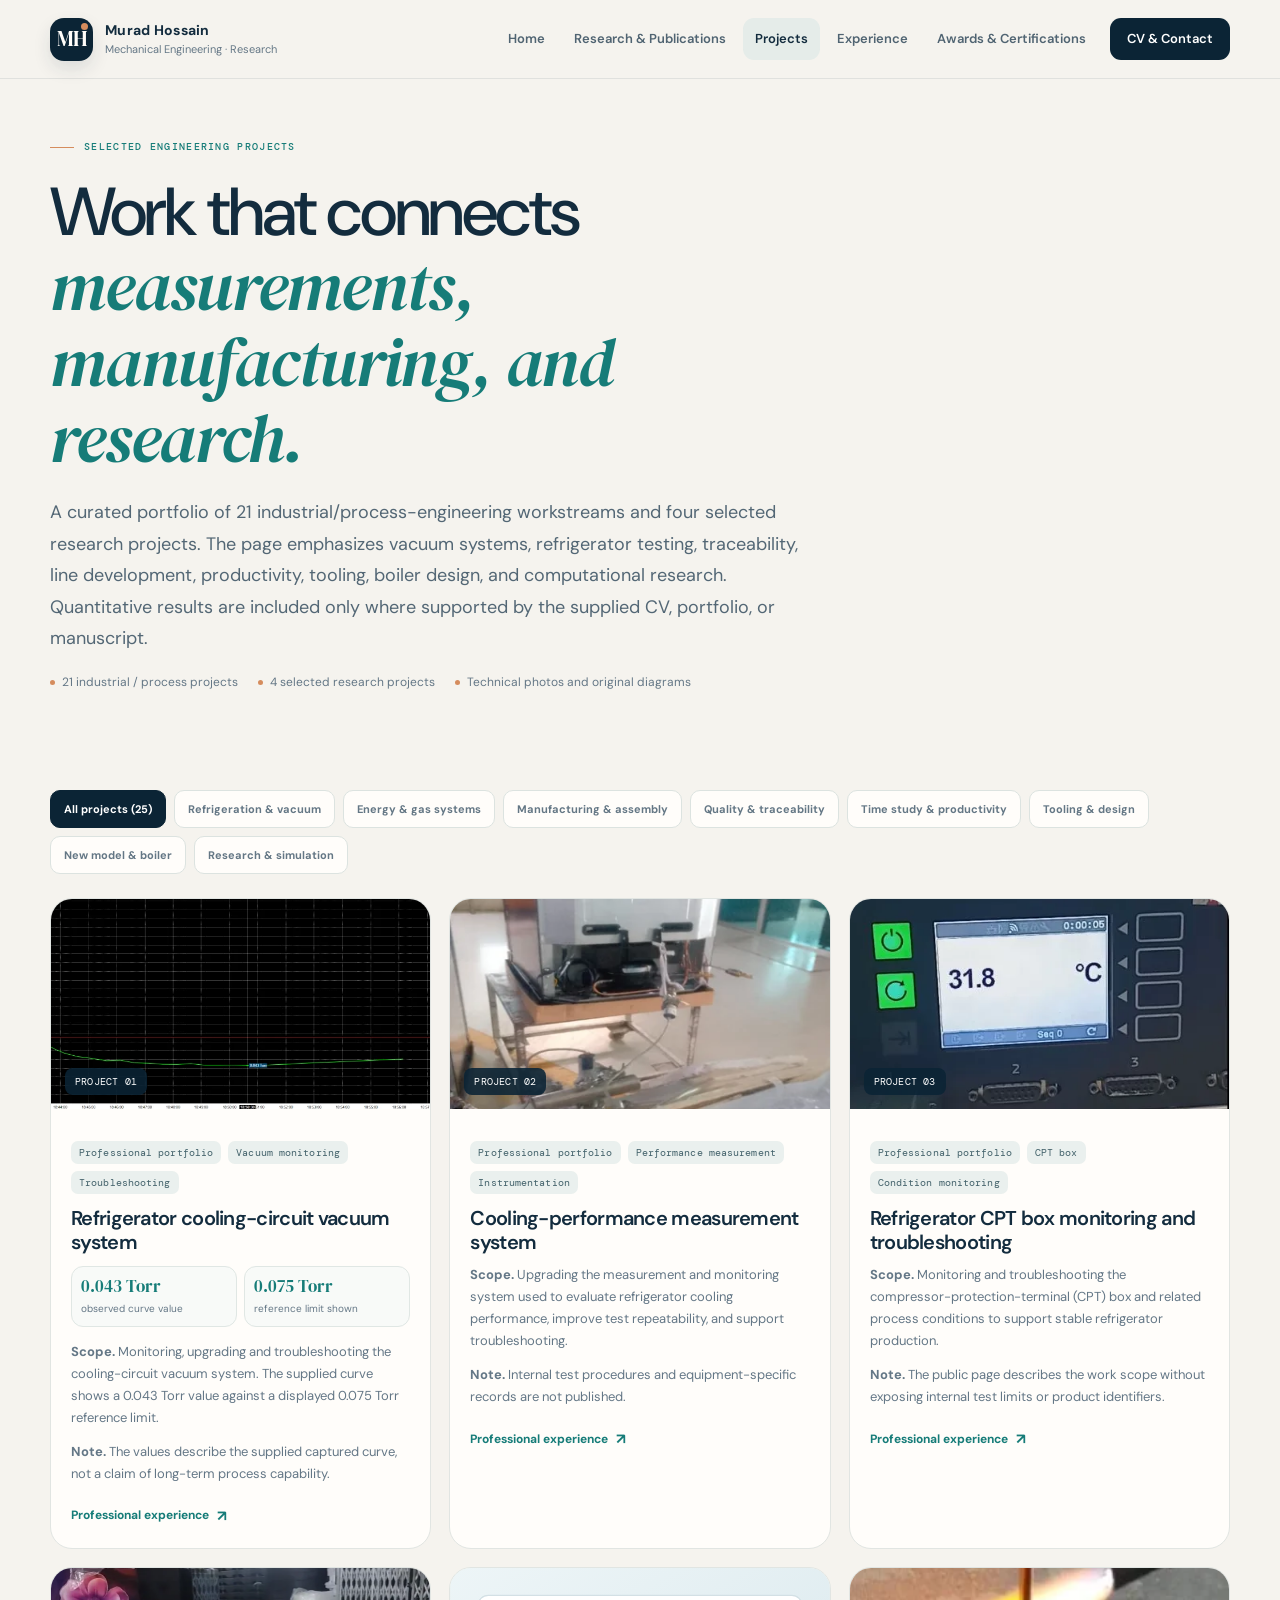
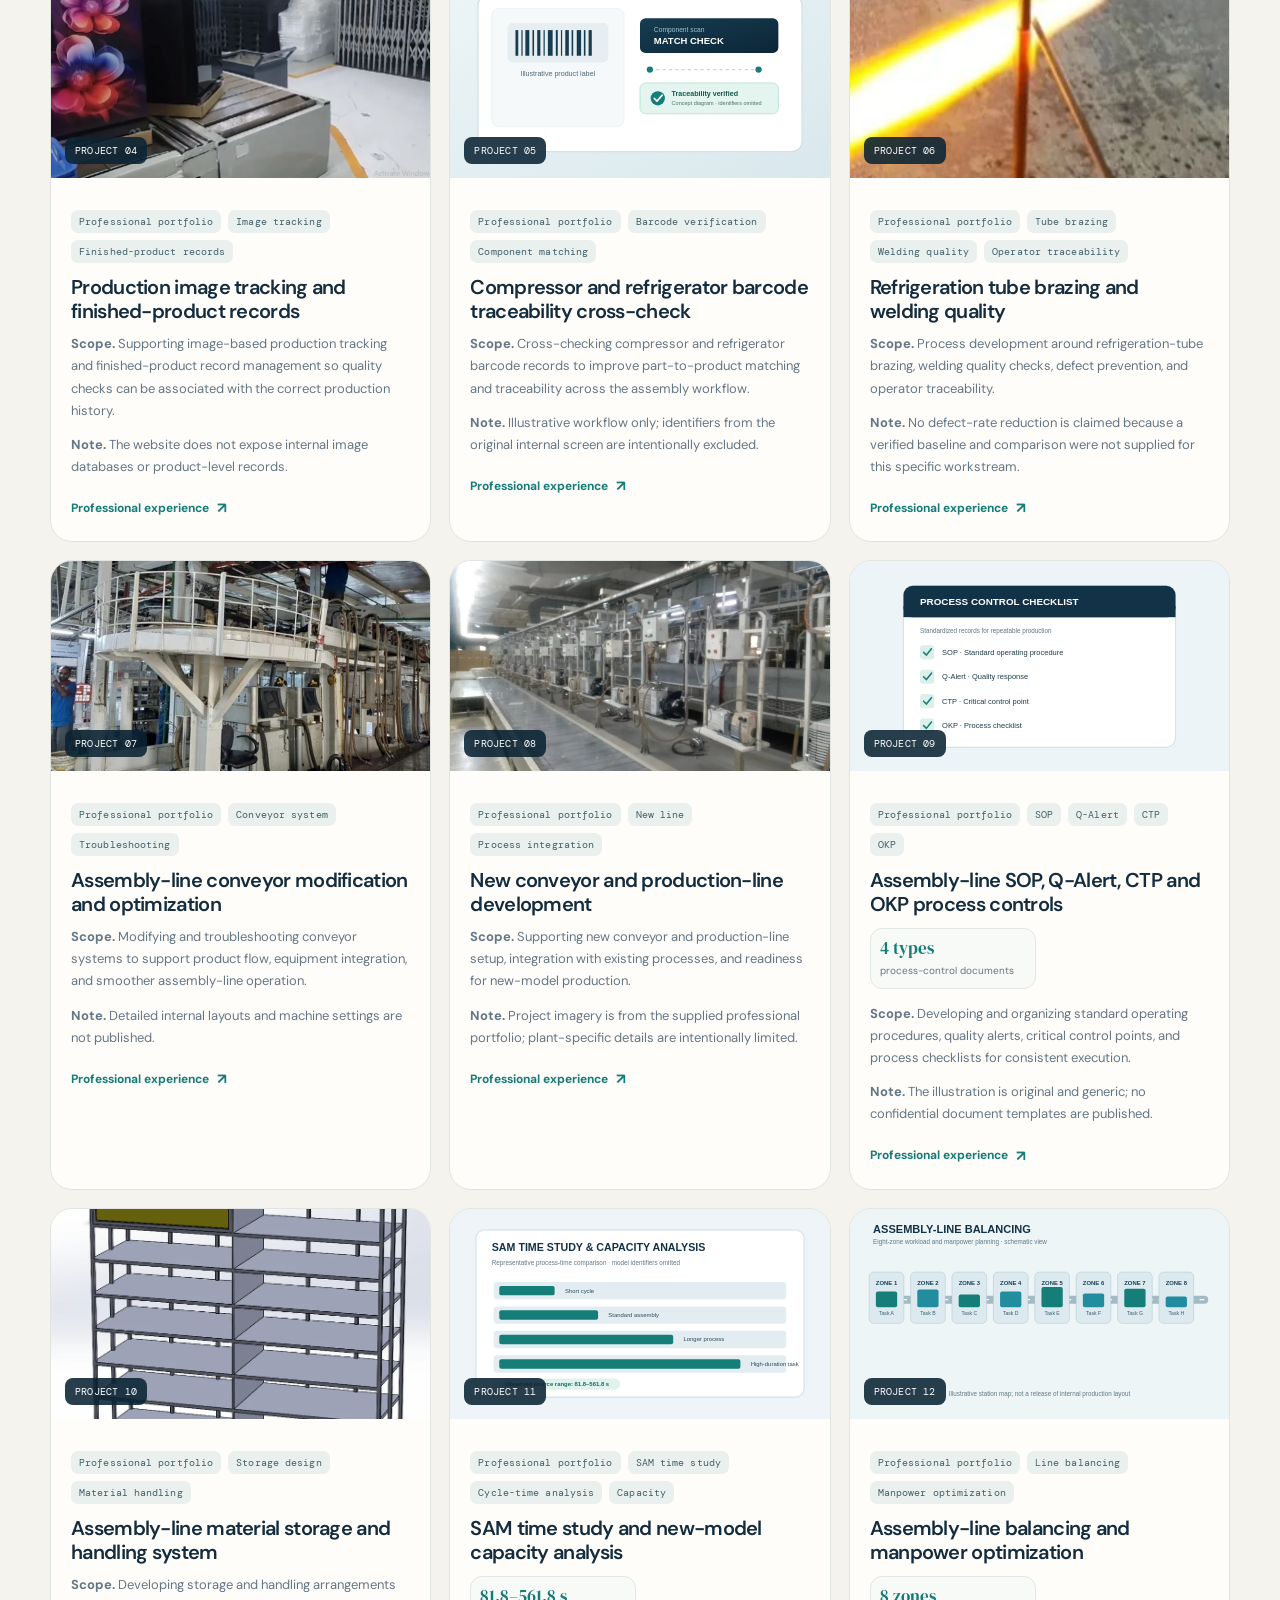
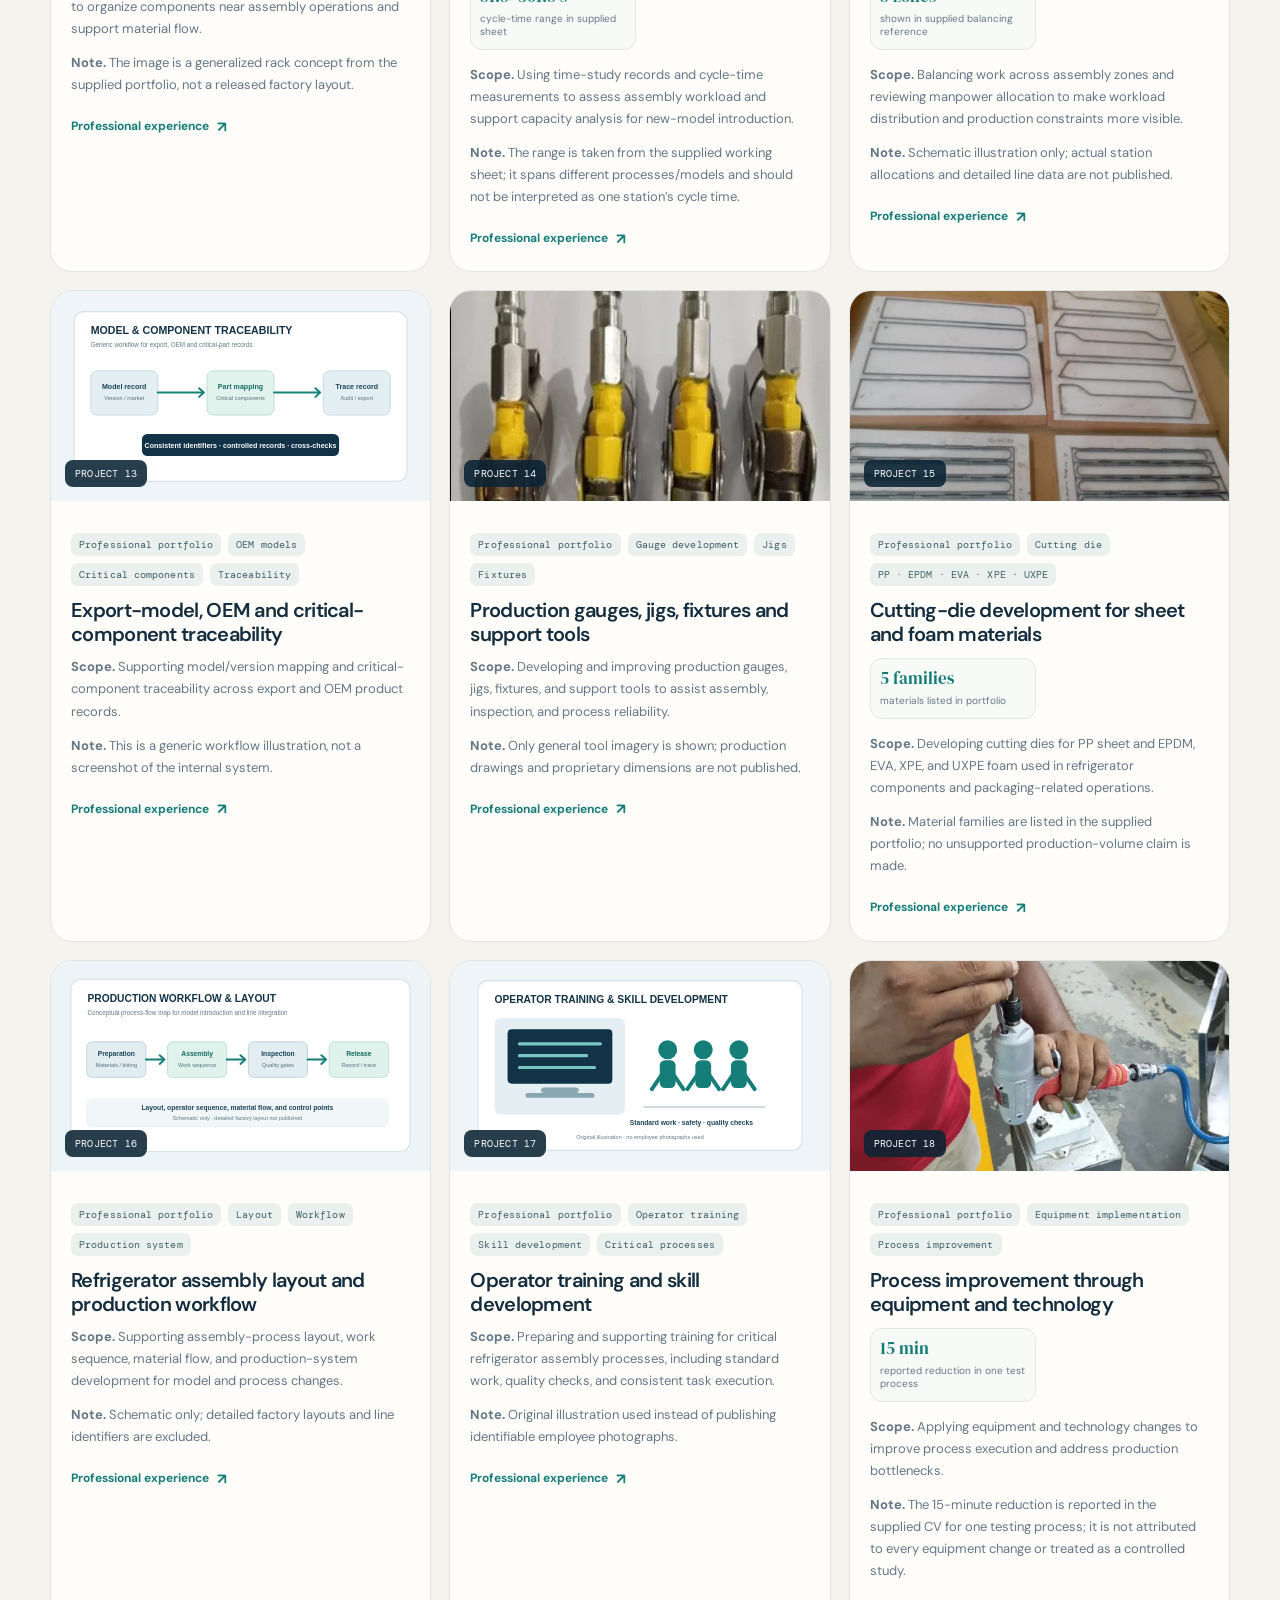
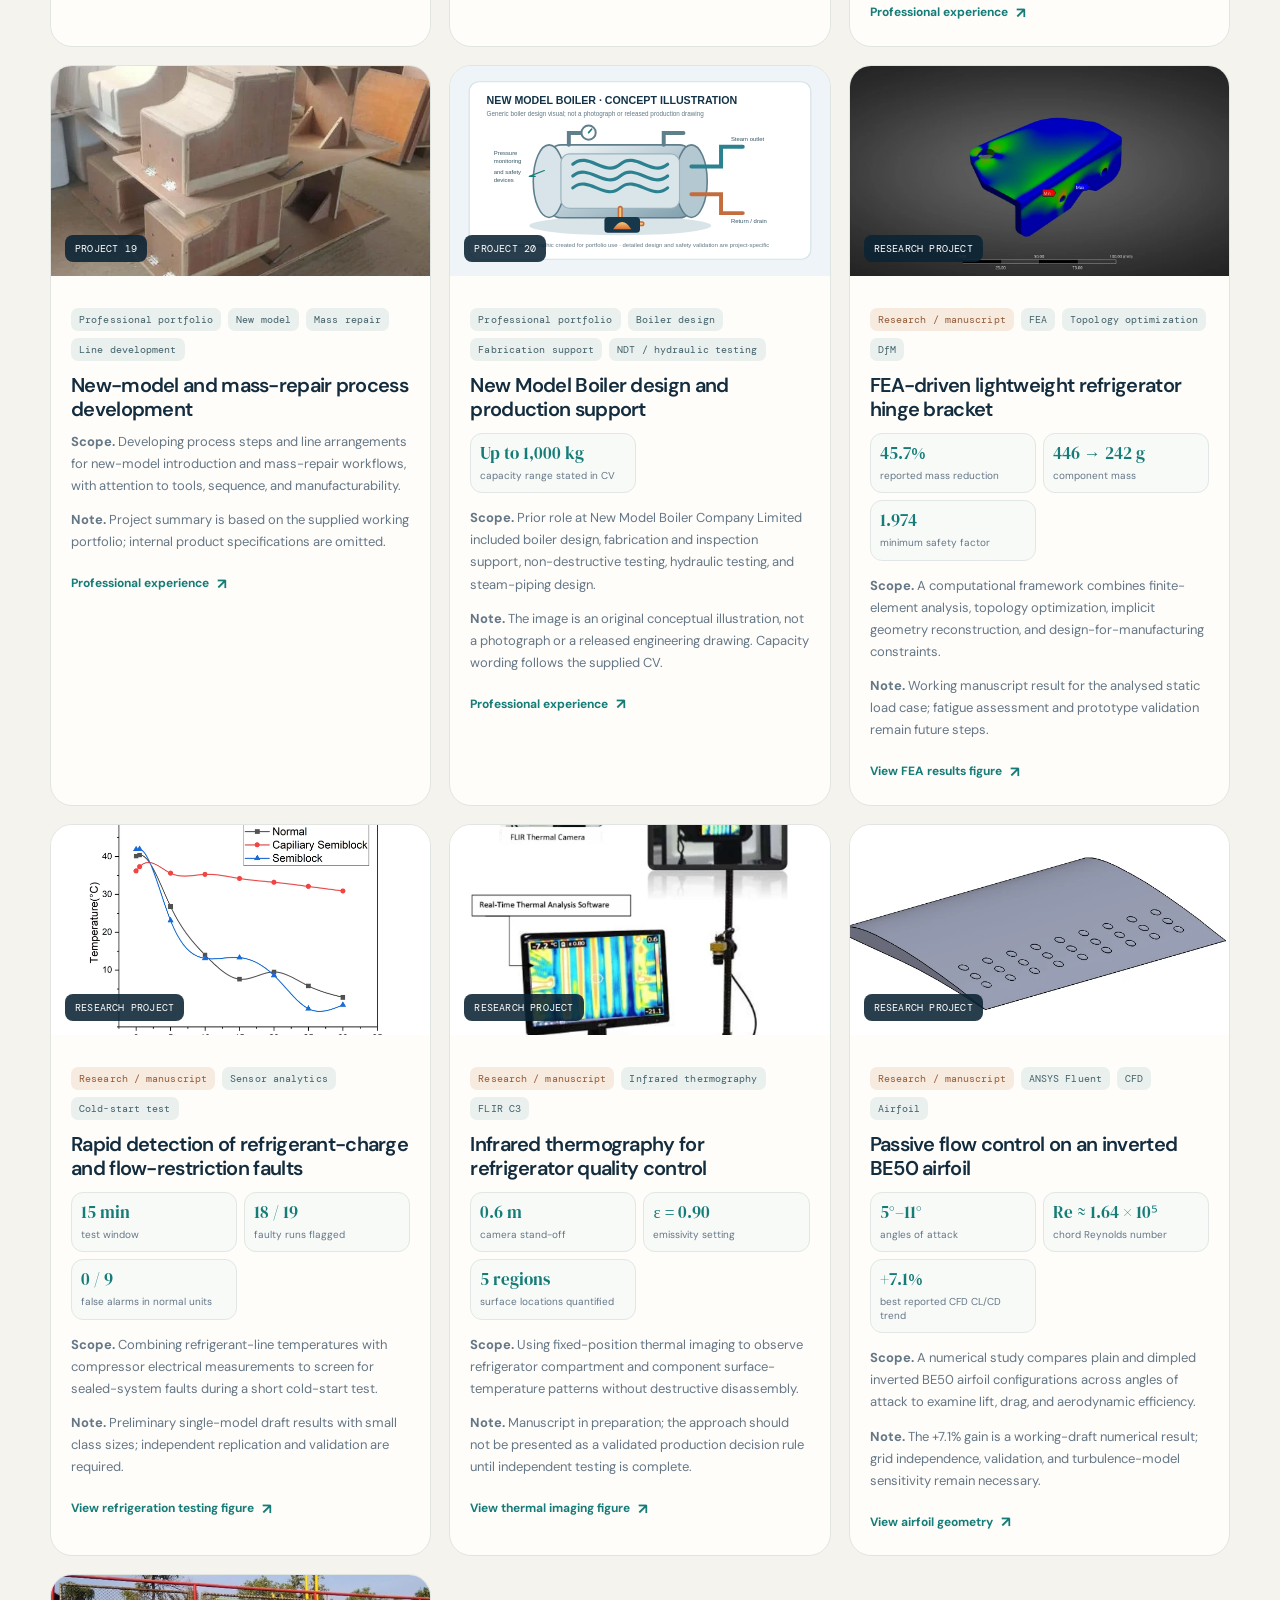
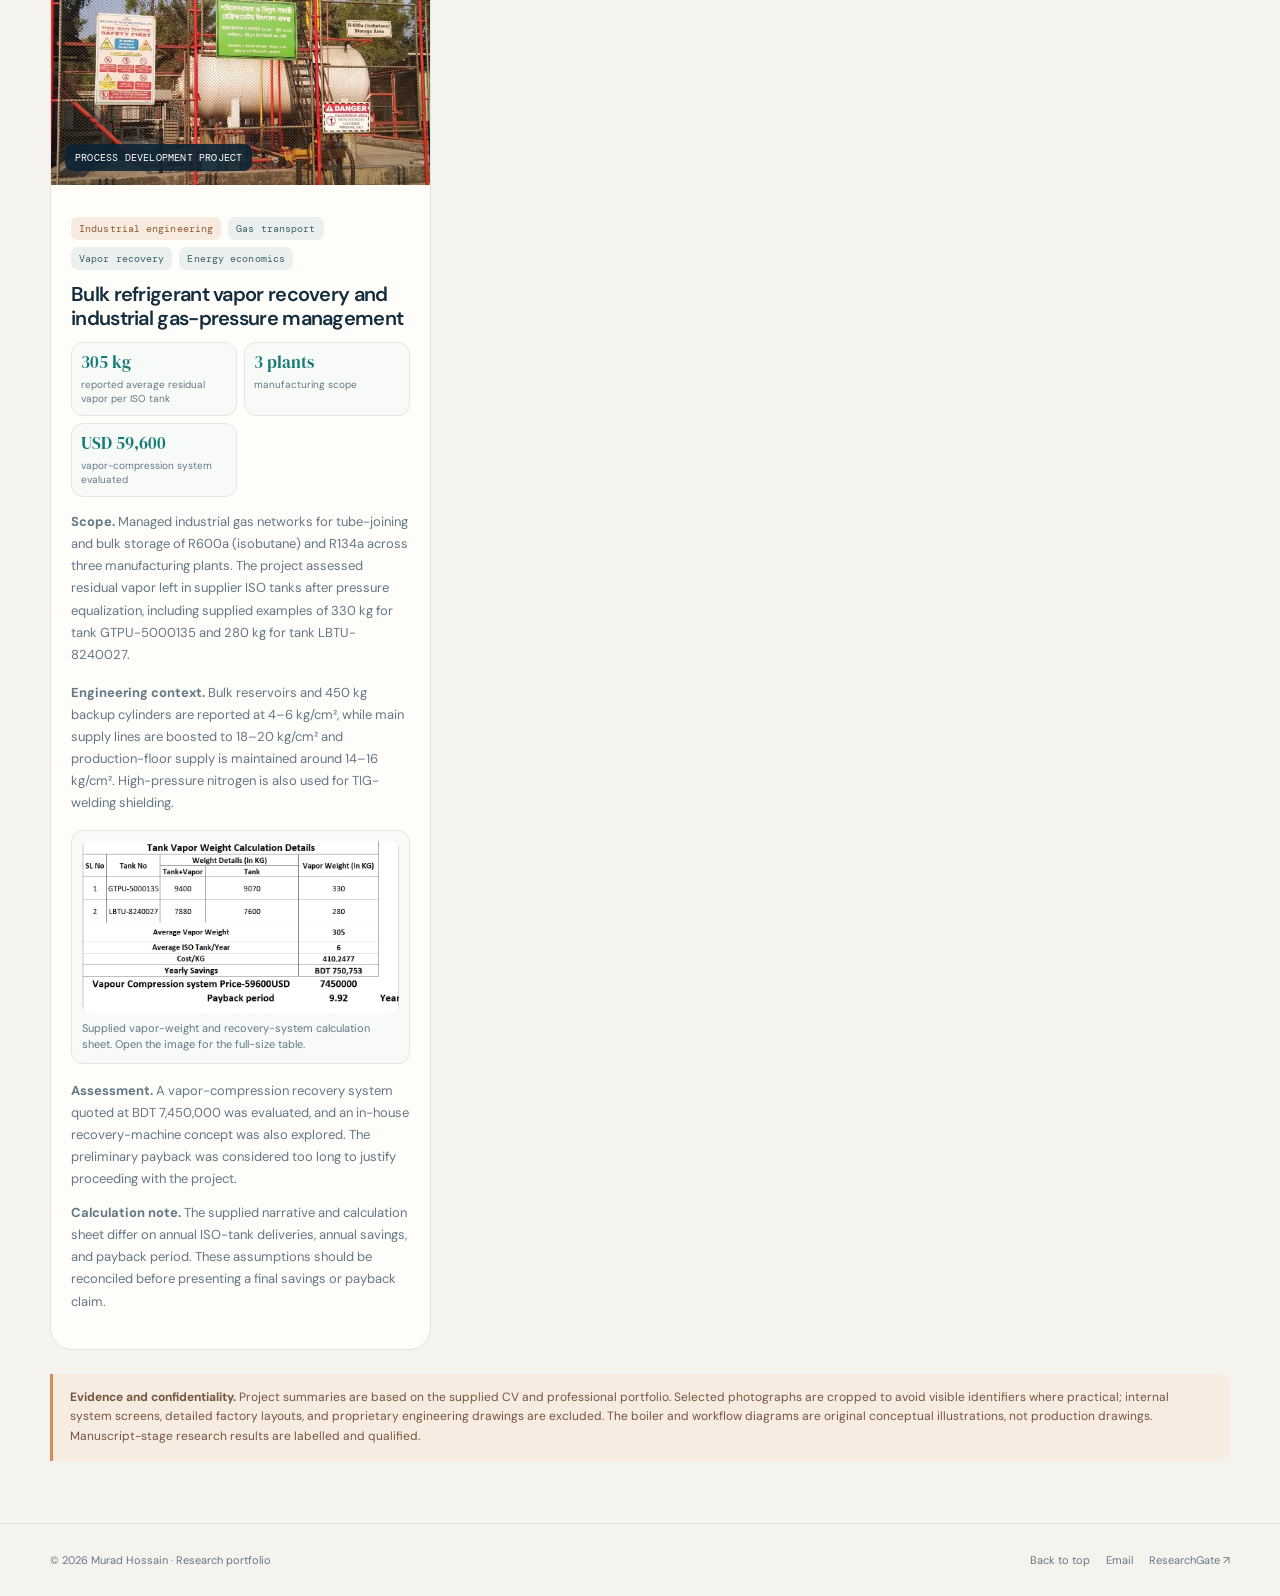
<file: projects.html>
<!DOCTYPE html>

<html lang="en">
<head>
<meta charset="utf-8"/>
<meta content="width=device-width, initial-scale=1" name="viewport"/>
<meta content="#0b2435" name="theme-color"/>
<meta content="A curated portfolio of industrial process engineering, refrigerator testing, vacuum systems, traceability, tooling, boiler development, and selected mechanical engineering research." name="description"/>
<meta content="Projects | Murad Hossain" property="og:title"/>
<meta content="A curated portfolio of industrial process engineering, refrigerator testing, vacuum systems, traceability, tooling, boiler development, and selected mechanical engineering research." property="og:description"/>
<meta content="website" property="og:type"/>
<title>
            Projects | Murad Hossain
        </title>
<link href="assets/images/favicon.svg" rel="icon" type="image/svg+xml"/>
<link href="assets/css/style.css" rel="stylesheet"/>
<script defer="" src="assets/js/main.js">
</script>
</head>
<body>
<a class="skip-link" href="#main">
            Skip to content
        </a>
<header class="site-header">
<div class="container header-inner">
<a aria-label="Murad Hossain home" class="brand" href="index.html">
<span class="brand-mark">
                        MH
                    </span>
<span class="brand-copy">
<strong>
                            Murad Hossain
                        </strong>
<small>
                            Mechanical Engineering · Research
                        </small>
</span>
</a>
<button aria-expanded="false" aria-label="Open navigation" class="menu-toggle" type="button">
                    Menu ☰
                </button>
<nav aria-label="Main navigation" class="nav-links">
<a class="" href="index.html">
                        Home
                    </a>
<a class="" href="research.html">
                        Research &amp; Publications
                    </a>
<a class="active" href="projects.html">
                        Projects
                    </a>
<a class="" href="experience.html">
                        Experience
                    </a>
<a class="" href="awards.html">
                        Awards &amp; Certifications
                    </a>
<a class="nav-cta" href="cv.html">
                        CV &amp; Contact
                    </a>
</nav>
</div>
</header>
<main id="main">
<section class="page-hero">
<div class="container">
<p class="eyebrow">
                        Selected engineering projects
                    </p>
<h1>
                        Work that connects
                        <em>
                            measurements, manufacturing, and research.
                        </em>
</h1>
<p class="lead">
                        A curated portfolio of 21 industrial/process-engineering workstreams and four selected research projects. The page emphasizes vacuum systems, refrigerator testing, traceability, line development, productivity, tooling, boiler design, and computational research. Quantitative results are included only where supported by the supplied CV, portfolio, or manuscript.
                    </p>
<div class="hero-meta">
<span>
<i>
</i>
                            21 industrial / process projects
                        </span>
<span>
<i>
</i>
                            4 selected research projects
                        </span>
<span>
<i>
</i>
                            Technical photos and original diagrams
                        </span>
</div>
</div>
</section>
<section class="section-sm">
<div class="container">
<div class="filter-row" data-filter-group=".project-card">
<button class="filter-btn active" data-filter="all">
                            All projects (25)
                        </button>
<button class="filter-btn" data-filter="refrigeration">
                            Refrigeration &amp; vacuum
                        </button>
<button class="filter-btn" data-filter="energy">
                            Energy &amp; gas systems
                        </button>
<button class="filter-btn" data-filter="manufacturing">
                            Manufacturing &amp; assembly
                        </button>
<button class="filter-btn" data-filter="traceability">
                            Quality &amp; traceability
                        </button>
<button class="filter-btn" data-filter="productivity">
                            Time study &amp; productivity
                        </button>
<button class="filter-btn" data-filter="tooling">
                            Tooling &amp; design
                        </button>
<button class="filter-btn" data-filter="newmodel">
                            New model &amp; boiler
                        </button>
<button class="filter-btn" data-filter="research">
                            Research &amp; simulation
                        </button>
</div>
<div class="cards-grid">
<article class="card project-card" data-category="refrigeration monitoring" id="project-vacuum-system">
<div class="card-media">
<img alt="Vacuum-system curve cropped to remove product identifiers" loading="lazy" src="assets/images/vacuum-system.webp"/>
<span class="media-label">
                                    PROJECT 01
                                </span>
</div>
<div class="card-body">
<div class="tag-row">
<span class="tag">
                                        Professional portfolio
                                    </span>
<span class="tag">
                                        Vacuum monitoring
                                    </span>
<span class="tag">
                                        Troubleshooting
                                    </span>
</div>
<h3>
                                    Refrigerator cooling-circuit vacuum system
                                </h3>
<div aria-label="Project quantitative results" class="project-metrics compact">
<div class="project-metric">
<strong>
                                            0.043 Torr
                                        </strong>
<span>
                                            observed curve value
                                        </span>
</div>
<div class="project-metric">
<strong>
                                            0.075 Torr
                                        </strong>
<span>
                                            reference limit shown
                                        </span>
</div>
</div>
<p>
<strong>
                                        Scope.
                                    </strong>
                                    Monitoring, upgrading and troubleshooting the cooling-circuit vacuum system. The supplied curve shows a 0.043 Torr value against a displayed 0.075 Torr reference limit.
                                </p>
<p class="small muted project-qualification">
<strong>
                                        Note.
                                    </strong>
                                    The values describe the supplied captured curve, not a claim of long-term process capability.
                                </p>
<a class="text-link" href="experience.html">
                                    Professional experience
                                </a>
</div>
</article>
<article class="card project-card" data-category="refrigeration monitoring" id="project-cooling-performance">
<div class="card-media">
<img alt="Refrigerator test setup from the supplied process engineering portfolio" loading="lazy" src="assets/images/cooling-performance.webp"/>
<span class="media-label">
                                    PROJECT 02
                                </span>
</div>
<div class="card-body">
<div class="tag-row">
<span class="tag">
                                        Professional portfolio
                                    </span>
<span class="tag">
                                        Performance measurement
                                    </span>
<span class="tag">
                                        Instrumentation
                                    </span>
</div>
<h3>
                                    Cooling-performance measurement system
                                </h3>
<p>
<strong>
                                        Scope.
                                    </strong>
                                    Upgrading the measurement and monitoring system used to evaluate refrigerator cooling performance, improve test repeatability, and support troubleshooting.
                                </p>
<p class="small muted project-qualification">
<strong>
                                        Note.
                                    </strong>
                                    Internal test procedures and equipment-specific records are not published.
                                </p>
<a class="text-link" href="experience.html">
                                    Professional experience
                                </a>
</div>
</article>
<article class="card project-card" data-category="refrigeration monitoring" id="project-cpt-monitoring">
<div class="card-media">
<img alt="Digital controller display used in a refrigerator test or monitoring process" loading="lazy" src="assets/images/cpt-monitoring.webp"/>
<span class="media-label">
                                    PROJECT 03
                                </span>
</div>
<div class="card-body">
<div class="tag-row">
<span class="tag">
                                        Professional portfolio
                                    </span>
<span class="tag">
                                        CPT box
                                    </span>
<span class="tag">
                                        Condition monitoring
                                    </span>
</div>
<h3>
                                    Refrigerator CPT box monitoring and troubleshooting
                                </h3>
<p>
<strong>
                                        Scope.
                                    </strong>
                                    Monitoring and troubleshooting the compressor-protection-terminal (CPT) box and related process conditions to support stable refrigerator production.
                                </p>
<p class="small muted project-qualification">
<strong>
                                        Note.
                                    </strong>
                                    The public page describes the work scope without exposing internal test limits or product identifiers.
                                </p>
<a class="text-link" href="experience.html">
                                    Professional experience
                                </a>
</div>
</article>
<article class="card project-card" data-category="traceability manufacturing" id="project-image-tracking">
<div class="card-media">
<img alt="Finished products on a manufacturing conveyor line" loading="lazy" src="assets/images/image-tracking.webp"/>
<span class="media-label">
                                    PROJECT 04
                                </span>
</div>
<div class="card-body">
<div class="tag-row">
<span class="tag">
                                        Professional portfolio
                                    </span>
<span class="tag">
                                        Image tracking
                                    </span>
<span class="tag">
                                        Finished-product records
                                    </span>
</div>
<h3>
                                    Production image tracking and finished-product records
                                </h3>
<p>
<strong>
                                        Scope.
                                    </strong>
                                    Supporting image-based production tracking and finished-product record management so quality checks can be associated with the correct production history.
                                </p>
<p class="small muted project-qualification">
<strong>
                                        Note.
                                    </strong>
                                    The website does not expose internal image databases or product-level records.
                                </p>
<a class="text-link" href="experience.html">
                                    Professional experience
                                </a>
</div>
</article>
<article class="card project-card" data-category="traceability refrigeration" id="project-barcode-traceability">
<div class="card-media">
<img alt="Original schematic of anonymized barcode and component traceability verification" loading="lazy" src="assets/images/barcode-traceability.svg"/>
<span class="media-label">
                                    PROJECT 05
                                </span>
</div>
<div class="card-body">
<div class="tag-row">
<span class="tag">
                                        Professional portfolio
                                    </span>
<span class="tag">
                                        Barcode verification
                                    </span>
<span class="tag">
                                        Component matching
                                    </span>
</div>
<h3>
                                    Compressor and refrigerator barcode traceability cross-check
                                </h3>
<p>
<strong>
                                        Scope.
                                    </strong>
                                    Cross-checking compressor and refrigerator barcode records to improve part-to-product matching and traceability across the assembly workflow.
                                </p>
<p class="small muted project-qualification">
<strong>
                                        Note.
                                    </strong>
                                    Illustrative workflow only; identifiers from the original internal screen are intentionally excluded.
                                </p>
<a class="text-link" href="experience.html">
                                    Professional experience
                                </a>
</div>
</article>
<article class="card project-card" data-category="manufacturing refrigeration" id="project-brazing-quality">
<div class="card-media">
<img alt="Torch brazing a copper refrigeration tube" loading="lazy" src="assets/images/brazing-quality.webp"/>
<span class="media-label">
                                    PROJECT 06
                                </span>
</div>
<div class="card-body">
<div class="tag-row">
<span class="tag">
                                        Professional portfolio
                                    </span>
<span class="tag">
                                        Tube brazing
                                    </span>
<span class="tag">
                                        Welding quality
                                    </span>
<span class="tag">
                                        Operator traceability
                                    </span>
</div>
<h3>
                                    Refrigeration tube brazing and welding quality
                                </h3>
<p>
<strong>
                                        Scope.
                                    </strong>
                                    Process development around refrigeration-tube brazing, welding quality checks, defect prevention, and operator traceability.
                                </p>
<p class="small muted project-qualification">
<strong>
                                        Note.
                                    </strong>
                                    No defect-rate reduction is claimed because a verified baseline and comparison were not supplied for this specific workstream.
                                </p>
<a class="text-link" href="experience.html">
                                    Professional experience
                                </a>
</div>
</article>
<article class="card project-card" data-category="manufacturing productivity" id="project-conveyor-modification">
<div class="card-media">
<img alt="Industrial assembly conveyor and support structure" loading="lazy" src="assets/images/conveyor-system.webp"/>
<span class="media-label">
                                    PROJECT 07
                                </span>
</div>
<div class="card-body">
<div class="tag-row">
<span class="tag">
                                        Professional portfolio
                                    </span>
<span class="tag">
                                        Conveyor system
                                    </span>
<span class="tag">
                                        Troubleshooting
                                    </span>
</div>
<h3>
                                    Assembly-line conveyor modification and optimization
                                </h3>
<p>
<strong>
                                        Scope.
                                    </strong>
                                    Modifying and troubleshooting conveyor systems to support product flow, equipment integration, and smoother assembly-line operation.
                                </p>
<p class="small muted project-qualification">
<strong>
                                        Note.
                                    </strong>
                                    Detailed internal layouts and machine settings are not published.
                                </p>
<a class="text-link" href="experience.html">
                                    Professional experience
                                </a>
</div>
</article>
<article class="card project-card" data-category="manufacturing productivity" id="project-new-line-integration">
<div class="card-media">
<img alt="Refrigerator assembly line from the supplied professional portfolio" loading="lazy" src="assets/images/production-line.webp"/>
<span class="media-label">
                                    PROJECT 08
                                </span>
</div>
<div class="card-body">
<div class="tag-row">
<span class="tag">
                                        Professional portfolio
                                    </span>
<span class="tag">
                                        New line
                                    </span>
<span class="tag">
                                        Process integration
                                    </span>
</div>
<h3>
                                    New conveyor and production-line development
                                </h3>
<p>
<strong>
                                        Scope.
                                    </strong>
                                    Supporting new conveyor and production-line setup, integration with existing processes, and readiness for new-model production.
                                </p>
<p class="small muted project-qualification">
<strong>
                                        Note.
                                    </strong>
                                    Project imagery is from the supplied professional portfolio; plant-specific details are intentionally limited.
                                </p>
<a class="text-link" href="experience.html">
                                    Professional experience
                                </a>
</div>
</article>
<article class="card project-card" data-category="traceability manufacturing" id="project-process-control-docs">
<div class="card-media">
<img alt="Original schematic of standardized operating and quality-control documents" loading="lazy" src="assets/images/process-checklist.svg"/>
<span class="media-label">
                                    PROJECT 09
                                </span>
</div>
<div class="card-body">
<div class="tag-row">
<span class="tag">
                                        Professional portfolio
                                    </span>
<span class="tag">
                                        SOP
                                    </span>
<span class="tag">
                                        Q-Alert
                                    </span>
<span class="tag">
                                        CTP
                                    </span>
<span class="tag">
                                        OKP
                                    </span>
</div>
<h3>
                                    Assembly-line SOP, Q-Alert, CTP and OKP process controls
                                </h3>
<div aria-label="Project quantitative results" class="project-metrics compact">
<div class="project-metric">
<strong>
                                            4 types
                                        </strong>
<span>
                                            process-control documents
                                        </span>
</div>
</div>
<p>
<strong>
                                        Scope.
                                    </strong>
                                    Developing and organizing standard operating procedures, quality alerts, critical control points, and process checklists for consistent execution.
                                </p>
<p class="small muted project-qualification">
<strong>
                                        Note.
                                    </strong>
                                    The illustration is original and generic; no confidential document templates are published.
                                </p>
<a class="text-link" href="experience.html">
                                    Professional experience
                                </a>
</div>
</article>
<article class="card project-card" data-category="manufacturing productivity" id="project-material-handling">
<div class="card-media">
<img alt="Concept rendering of a storage rack for organized material handling" loading="lazy" src="assets/images/material-storage.webp"/>
<span class="media-label">
                                    PROJECT 10
                                </span>
</div>
<div class="card-body">
<div class="tag-row">
<span class="tag">
                                        Professional portfolio
                                    </span>
<span class="tag">
                                        Storage design
                                    </span>
<span class="tag">
                                        Material handling
                                    </span>
</div>
<h3>
                                    Assembly-line material storage and handling system
                                </h3>
<p>
<strong>
                                        Scope.
                                    </strong>
                                    Developing storage and handling arrangements to organize components near assembly operations and support material flow.
                                </p>
<p class="small muted project-qualification">
<strong>
                                        Note.
                                    </strong>
                                    The image is a generalized rack concept from the supplied portfolio, not a released factory layout.
                                </p>
<a class="text-link" href="experience.html">
                                    Professional experience
                                </a>
</div>
</article>
<article class="card project-card" data-category="productivity manufacturing" id="project-sam-time-study">
<div class="card-media">
<img alt="Original schematic showing process-time bars and the supplied cycle-time range" loading="lazy" src="assets/images/time-study.svg"/>
<span class="media-label">
                                    PROJECT 11
                                </span>
</div>
<div class="card-body">
<div class="tag-row">
<span class="tag">
                                        Professional portfolio
                                    </span>
<span class="tag">
                                        SAM time study
                                    </span>
<span class="tag">
                                        Cycle-time analysis
                                    </span>
<span class="tag">
                                        Capacity
                                    </span>
</div>
<h3>
                                    SAM time study and new-model capacity analysis
                                </h3>
<div aria-label="Project quantitative results" class="project-metrics compact">
<div class="project-metric">
<strong>
                                            81.8–561.8 s
                                        </strong>
<span>
                                            cycle-time range in supplied sheet
                                        </span>
</div>
</div>
<p>
<strong>
                                        Scope.
                                    </strong>
                                    Using time-study records and cycle-time measurements to assess assembly workload and support capacity analysis for new-model introduction.
                                </p>
<p class="small muted project-qualification">
<strong>
                                        Note.
                                    </strong>
                                    The range is taken from the supplied working sheet; it spans different processes/models and should not be interpreted as one station’s cycle time.
                                </p>
<a class="text-link" href="experience.html">
                                    Professional experience
                                </a>
</div>
</article>
<article class="card project-card" data-category="productivity manufacturing" id="project-line-balancing">
<div class="card-media">
<img alt="Original schematic of an eight-zone assembly-line balancing model" loading="lazy" src="assets/images/line-balancing.svg"/>
<span class="media-label">
                                    PROJECT 12
                                </span>
</div>
<div class="card-body">
<div class="tag-row">
<span class="tag">
                                        Professional portfolio
                                    </span>
<span class="tag">
                                        Line balancing
                                    </span>
<span class="tag">
                                        Manpower optimization
                                    </span>
</div>
<h3>
                                    Assembly-line balancing and manpower optimization
                                </h3>
<div aria-label="Project quantitative results" class="project-metrics compact">
<div class="project-metric">
<strong>
                                            8 zones
                                        </strong>
<span>
                                            shown in supplied balancing reference
                                        </span>
</div>
</div>
<p>
<strong>
                                        Scope.
                                    </strong>
                                    Balancing work across assembly zones and reviewing manpower allocation to make workload distribution and production constraints more visible.
                                </p>
<p class="small muted project-qualification">
<strong>
                                        Note.
                                    </strong>
                                    Schematic illustration only; actual station allocations and detailed line data are not published.
                                </p>
<a class="text-link" href="experience.html">
                                    Professional experience
                                </a>
</div>
</article>
<article class="card project-card" data-category="traceability manufacturing" id="project-export-traceability">
<div class="card-media">
<img alt="Original schematic of model records, component mapping, and export traceability" loading="lazy" src="assets/images/export-traceability.svg"/>
<span class="media-label">
                                    PROJECT 13
                                </span>
</div>
<div class="card-body">
<div class="tag-row">
<span class="tag">
                                        Professional portfolio
                                    </span>
<span class="tag">
                                        OEM models
                                    </span>
<span class="tag">
                                        Critical components
                                    </span>
<span class="tag">
                                        Traceability
                                    </span>
</div>
<h3>
                                    Export-model, OEM and critical-component traceability
                                </h3>
<p>
<strong>
                                        Scope.
                                    </strong>
                                    Supporting model/version mapping and critical-component traceability across export and OEM product records.
                                </p>
<p class="small muted project-qualification">
<strong>
                                        Note.
                                    </strong>
                                    This is a generic workflow illustration, not a screenshot of the internal system.
                                </p>
<a class="text-link" href="experience.html">
                                    Professional experience
                                </a>
</div>
</article>
<article class="card project-card" data-category="tooling manufacturing" id="project-gauges-jigs-fixtures">
<div class="card-media">
<img alt="Metal tools and fixtures from the supplied process engineering portfolio" loading="lazy" src="assets/images/assembly-tools.webp"/>
<span class="media-label">
                                    PROJECT 14
                                </span>
</div>
<div class="card-body">
<div class="tag-row">
<span class="tag">
                                        Professional portfolio
                                    </span>
<span class="tag">
                                        Gauge development
                                    </span>
<span class="tag">
                                        Jigs
                                    </span>
<span class="tag">
                                        Fixtures
                                    </span>
</div>
<h3>
                                    Production gauges, jigs, fixtures and support tools
                                </h3>
<p>
<strong>
                                        Scope.
                                    </strong>
                                    Developing and improving production gauges, jigs, fixtures, and support tools to assist assembly, inspection, and process reliability.
                                </p>
<p class="small muted project-qualification">
<strong>
                                        Note.
                                    </strong>
                                    Only general tool imagery is shown; production drawings and proprietary dimensions are not published.
                                </p>
<a class="text-link" href="experience.html">
                                    Professional experience
                                </a>
</div>
</article>
<article class="card project-card" data-category="tooling manufacturing" id="project-cutting-die">
<div class="card-media">
<img alt="Sheet and foam material patterns associated with cutting-die development" loading="lazy" src="assets/images/cutting-die.webp"/>
<span class="media-label">
                                    PROJECT 15
                                </span>
</div>
<div class="card-body">
<div class="tag-row">
<span class="tag">
                                        Professional portfolio
                                    </span>
<span class="tag">
                                        Cutting die
                                    </span>
<span class="tag">
                                        PP · EPDM · EVA · XPE · UXPE
                                    </span>
</div>
<h3>
                                    Cutting-die development for sheet and foam materials
                                </h3>
<div aria-label="Project quantitative results" class="project-metrics compact">
<div class="project-metric">
<strong>
                                            5 families
                                        </strong>
<span>
                                            materials listed in portfolio
                                        </span>
</div>
</div>
<p>
<strong>
                                        Scope.
                                    </strong>
                                    Developing cutting dies for PP sheet and EPDM, EVA, XPE, and UXPE foam used in refrigerator components and packaging-related operations.
                                </p>
<p class="small muted project-qualification">
<strong>
                                        Note.
                                    </strong>
                                    Material families are listed in the supplied portfolio; no unsupported production-volume claim is made.
                                </p>
<a class="text-link" href="experience.html">
                                    Professional experience
                                </a>
</div>
</article>
<article class="card project-card" data-category="manufacturing productivity" id="project-assembly-layout">
<div class="card-media">
<img alt="Original schematic of preparation, assembly, inspection, and release stages" loading="lazy" src="assets/images/process-layout.svg"/>
<span class="media-label">
                                    PROJECT 16
                                </span>
</div>
<div class="card-body">
<div class="tag-row">
<span class="tag">
                                        Professional portfolio
                                    </span>
<span class="tag">
                                        Layout
                                    </span>
<span class="tag">
                                        Workflow
                                    </span>
<span class="tag">
                                        Production system
                                    </span>
</div>
<h3>
                                    Refrigerator assembly layout and production workflow
                                </h3>
<p>
<strong>
                                        Scope.
                                    </strong>
                                    Supporting assembly-process layout, work sequence, material flow, and production-system development for model and process changes.
                                </p>
<p class="small muted project-qualification">
<strong>
                                        Note.
                                    </strong>
                                    Schematic only; detailed factory layouts and line identifiers are excluded.
                                </p>
<a class="text-link" href="experience.html">
                                    Professional experience
                                </a>
</div>
</article>
<article class="card project-card" data-category="productivity manufacturing" id="project-operator-training">
<div class="card-media">
<img alt="Original illustration of operator training using a standard-work display" loading="lazy" src="assets/images/operator-training.svg"/>
<span class="media-label">
                                    PROJECT 17
                                </span>
</div>
<div class="card-body">
<div class="tag-row">
<span class="tag">
                                        Professional portfolio
                                    </span>
<span class="tag">
                                        Operator training
                                    </span>
<span class="tag">
                                        Skill development
                                    </span>
<span class="tag">
                                        Critical processes
                                    </span>
</div>
<h3>
                                    Operator training and skill development
                                </h3>
<p>
<strong>
                                        Scope.
                                    </strong>
                                    Preparing and supporting training for critical refrigerator assembly processes, including standard work, quality checks, and consistent task execution.
                                </p>
<p class="small muted project-qualification">
<strong>
                                        Note.
                                    </strong>
                                    Original illustration used instead of publishing identifiable employee photographs.
                                </p>
<a class="text-link" href="experience.html">
                                    Professional experience
                                </a>
</div>
</article>
<article class="card project-card" data-category="manufacturing productivity refrigeration" id="project-equipment-implementation">
<div class="card-media">
<img alt="Close-up of a worker using a tool during manufacturing process work" loading="lazy" src="assets/images/equipment-implementation.webp"/>
<span class="media-label">
                                    PROJECT 18
                                </span>
</div>
<div class="card-body">
<div class="tag-row">
<span class="tag">
                                        Professional portfolio
                                    </span>
<span class="tag">
                                        Equipment implementation
                                    </span>
<span class="tag">
                                        Process improvement
                                    </span>
</div>
<h3>
                                    Process improvement through equipment and technology
                                </h3>
<div aria-label="Project quantitative results" class="project-metrics compact">
<div class="project-metric">
<strong>
                                            15 min
                                        </strong>
<span>
                                            reported reduction in one test process
                                        </span>
</div>
</div>
<p>
<strong>
                                        Scope.
                                    </strong>
                                    Applying equipment and technology changes to improve process execution and address production bottlenecks.
                                </p>
<p class="small muted project-qualification">
<strong>
                                        Note.
                                    </strong>
                                    The 15-minute reduction is reported in the supplied CV for one testing process; it is not attributed to every equipment change or treated as a controlled study.
                                </p>
<a class="text-link" href="experience.html">
                                    Professional experience
                                </a>
</div>
</article>
<article class="card project-card" data-category="newmodel manufacturing" id="project-mass-repair">
<div class="card-media">
<img alt="Prototype mockups used in process or product-development work" loading="lazy" src="assets/images/mass-repair-process.webp"/>
<span class="media-label">
                                    PROJECT 19
                                </span>
</div>
<div class="card-body">
<div class="tag-row">
<span class="tag">
                                        Professional portfolio
                                    </span>
<span class="tag">
                                        New model
                                    </span>
<span class="tag">
                                        Mass repair
                                    </span>
<span class="tag">
                                        Line development
                                    </span>
</div>
<h3>
                                    New-model and mass-repair process development
                                </h3>
<p>
<strong>
                                        Scope.
                                    </strong>
                                    Developing process steps and line arrangements for new-model introduction and mass-repair workflows, with attention to tools, sequence, and manufacturability.
                                </p>
<p class="small muted project-qualification">
<strong>
                                        Note.
                                    </strong>
                                    Project summary is based on the supplied working portfolio; internal product specifications are omitted.
                                </p>
<a class="text-link" href="experience.html">
                                    Professional experience
                                </a>
</div>
</article>
<article class="card project-card" data-category="newmodel tooling" id="project-boiler-development">
<div class="card-media">
<img alt="Original conceptual illustration of a boiler vessel, heat-transfer coil, and monitoring connections" loading="lazy" src="assets/images/boiler-concept.svg"/>
<span class="media-label">
                                    PROJECT 20
                                </span>
</div>
<div class="card-body">
<div class="tag-row">
<span class="tag">
                                        Professional portfolio
                                    </span>
<span class="tag">
                                        Boiler design
                                    </span>
<span class="tag">
                                        Fabrication support
                                    </span>
<span class="tag">
                                        NDT / hydraulic testing
                                    </span>
</div>
<h3>
                                    New Model Boiler design and production support
                                </h3>
<div aria-label="Project quantitative results" class="project-metrics compact">
<div class="project-metric">
<strong>
                                            Up to 1,000 kg
                                        </strong>
<span>
                                            capacity range stated in CV
                                        </span>
</div>
</div>
<p>
<strong>
                                        Scope.
                                    </strong>
                                    Prior role at New Model Boiler Company Limited included boiler design, fabrication and inspection support, non-destructive testing, hydraulic testing, and steam-piping design.
                                </p>
<p class="small muted project-qualification">
<strong>
                                        Note.
                                    </strong>
                                    The image is an original conceptual illustration, not a photograph or a released engineering drawing. Capacity wording follows the supplied CV.
                                </p>
<a class="text-link" href="experience.html">
                                    Professional experience
                                </a>
</div>
</article>
<article class="card project-card" data-category="research tooling" id="project-topology">
<div class="card-media">
<img alt="Finite-element stress contour for a topology-optimized refrigerator hinge bracket" loading="lazy" src="assets/images/topology-fea.webp"/>
<span class="media-label">
                                    RESEARCH PROJECT
                                </span>
</div>
<div class="card-body">
<div class="tag-row">
<span class="tag status">
                                        Research / manuscript
                                    </span>
<span class="tag">
                                        FEA
                                    </span>
<span class="tag">
                                        Topology optimization
                                    </span>
<span class="tag">
                                        DfM
                                    </span>
</div>
<h3>
                                    FEA-driven lightweight refrigerator hinge bracket
                                </h3>
<div aria-label="Project quantitative results" class="project-metrics compact">
<div class="project-metric">
<strong>
                                            45.7%
                                        </strong>
<span>
                                            reported mass reduction
                                        </span>
</div>
<div class="project-metric">
<strong>
                                            446 → 242 g
                                        </strong>
<span>
                                            component mass
                                        </span>
</div>
<div class="project-metric">
<strong>
                                            1.974
                                        </strong>
<span>
                                            minimum safety factor
                                        </span>
</div>
</div>
<p>
<strong>
                                        Scope.
                                    </strong>
                                    A computational framework combines finite-element analysis, topology optimization, implicit geometry reconstruction, and design-for-manufacturing constraints.
                                </p>
<p class="small muted project-qualification">
<strong>
                                        Note.
                                    </strong>
                                    Working manuscript result for the analysed static load case; fatigue assessment and prototype validation remain future steps.
                                </p>
<a class="text-link" href="assets/images/topology-fea.webp" rel="noopener" target="_blank">View FEA results figure</a>
</div>
</article>
<article class="card project-card" data-category="research refrigeration monitoring" id="project-cold-start">
<div class="card-media">
<img alt="Temperature-time response curves for normal and faulty refrigerator cold-start tests" loading="lazy" src="assets/images/thermal-response-chart.webp"/>
<span class="media-label">
                                    RESEARCH PROJECT
                                </span>
</div>
<div class="card-body">
<div class="tag-row">
<span class="tag status">
                                        Research / manuscript
                                    </span>
<span class="tag">
                                        Sensor analytics
                                    </span>
<span class="tag">
                                        Cold-start test
                                    </span>
</div>
<h3>
                                    Rapid detection of refrigerant-charge and flow-restriction faults
                                </h3>
<div aria-label="Project quantitative results" class="project-metrics compact">
<div class="project-metric">
<strong>
                                            15 min
                                        </strong>
<span>
                                            test window
                                        </span>
</div>
<div class="project-metric">
<strong>
                                            18 / 19
                                        </strong>
<span>
                                            faulty runs flagged
                                        </span>
</div>
<div class="project-metric">
<strong>
                                            0 / 9
                                        </strong>
<span>
                                            false alarms in normal units
                                        </span>
</div>
</div>
<p>
<strong>
                                        Scope.
                                    </strong>
                                    Combining refrigerant-line temperatures with compressor electrical measurements to screen for sealed-system faults during a short cold-start test.
                                </p>
<p class="small muted project-qualification">
<strong>
                                        Note.
                                    </strong>
                                    Preliminary single-model draft results with small class sizes; independent replication and validation are required.
                                </p>
<a class="text-link" href="assets/images/refrigerant-eol-test.webp" rel="noopener" target="_blank">View refrigeration testing figure</a>
</div>
</article>
<article class="card project-card" data-category="research refrigeration" id="project-thermography">
<div class="card-media">
<img alt="Infrared thermography setup used for refrigerator quality-control research" loading="lazy" src="assets/images/thermal-setup.webp"/>
<span class="media-label">
                                    RESEARCH PROJECT
                                </span>
</div>
<div class="card-body">
<div class="tag-row">
<span class="tag status">
                                        Research / manuscript
                                    </span>
<span class="tag">
                                        Infrared thermography
                                    </span>
<span class="tag">
                                        FLIR C3
                                    </span>
</div>
<h3>
                                    Infrared thermography for refrigerator quality control
                                </h3>
<div aria-label="Project quantitative results" class="project-metrics compact">
<div class="project-metric">
<strong>
                                            0.6 m
                                        </strong>
<span>
                                            camera stand-off
                                        </span>
</div>
<div class="project-metric">
<strong>
                                            ε = 0.90
                                        </strong>
<span>
                                            emissivity setting
                                        </span>
</div>
<div class="project-metric">
<strong>
                                            5 regions
                                        </strong>
<span>
                                            surface locations quantified
                                        </span>
</div>
</div>
<p>
<strong>
                                        Scope.
                                    </strong>
                                    Using fixed-position thermal imaging to observe refrigerator compartment and component surface-temperature patterns without destructive disassembly.
                                </p>
<p class="small muted project-qualification">
<strong>
                                        Note.
                                    </strong>
                                    Manuscript in preparation; the approach should not be presented as a validated production decision rule until independent testing is complete.
                                </p>
<a class="text-link" href="assets/images/thermal-image.webp" rel="noopener" target="_blank">View thermal imaging figure</a>
</div>
</article>
<article class="card project-card" data-category="research tooling" id="project-airfoil">
<div class="card-media">
<img alt="Modified inverted BE50 airfoil model with inward dimples, based on the supplied thesis" loading="lazy" src="assets/images/airfoil-dimple-model.webp"/>
<span class="media-label">
                                    RESEARCH PROJECT
                                </span>
</div>
<div class="card-body">
<div class="tag-row">
<span class="tag status">
                                        Research / manuscript
                                    </span>
<span class="tag">
                                        ANSYS Fluent
                                    </span>
<span class="tag">
                                        CFD
                                    </span>
<span class="tag">
                                        Airfoil
                                    </span>
</div>
<h3>
                                    Passive flow control on an inverted BE50 airfoil
                                </h3>
<div aria-label="Project quantitative results" class="project-metrics compact">
<div class="project-metric">
<strong>
                                            5°–11°
                                        </strong>
<span>
                                            angles of attack
                                        </span>
</div>
<div class="project-metric">
<strong>
                                            Re ≈ 1.64 × 10⁵
                                        </strong>
<span>
                                            chord Reynolds number
                                        </span>
</div>
<div class="project-metric">
<strong>
                                            +7.1%
                                        </strong>
<span>
                                            best reported CFD CL/CD trend
                                        </span>
</div>
</div>
<p>
<strong>
                                        Scope.
                                    </strong>
                                    A numerical study compares plain and dimpled inverted BE50 airfoil configurations across angles of attack to examine lift, drag, and aerodynamic efficiency.
                                </p>
<p class="small muted project-qualification">
<strong>
                                        Note.
                                    </strong>
                                    The +7.1% gain is a working-draft numerical result; grid independence, validation, and turbulence-model sensitivity remain necessary.
                                </p>
<a class="text-link" href="assets/images/airfoil-dimple-model.webp" rel="noopener" target="_blank">View airfoil geometry</a>
</div>
</article>
<!-- PROJECT: Bulk refrigerant vapor recovery and industrial gas-pressure management. Update this card to revise the supplied project description and evidence. -->
<article class="card project-card" data-category="energy manufacturing refrigeration" id="project-gas-vapor-recovery">
<div class="card-media">
<img alt="Bulk refrigerant storage area with R-600a isobutane safety signage at the manufacturing plant" loading="lazy" src="assets/images/gas-storage-area.webp"/>
<span class="media-label">
                                    PROCESS DEVELOPMENT PROJECT
                                </span>
</div>
<div class="card-body">
<div class="tag-row">
<span class="tag status">
                                        Industrial engineering
                                    </span>
<span class="tag">
                                        Gas transport
                                    </span>
<span class="tag">
                                        Vapor recovery
                                    </span>
<span class="tag">
                                        Energy economics
                                    </span>
</div>
<h3>
                                    Bulk refrigerant vapor recovery and industrial gas-pressure management
                                </h3>
<div aria-label="Project scope and assessment figures" class="project-metrics compact">
<div class="project-metric">
<strong>
                                            305 kg
                                        </strong>
<span>
                                            reported average residual vapor per ISO tank
                                        </span>
</div>
<div class="project-metric">
<strong>
                                            3 plants
                                        </strong>
<span>
                                            manufacturing scope
                                        </span>
</div>
<div class="project-metric">
<strong>
                                            USD 59,600
                                        </strong>
<span>
                                            vapor-compression system evaluated
                                        </span>
</div>
</div>
<p>
<strong>
                                        Scope.
                                    </strong>
                                    Managed industrial gas networks for tube-joining and bulk storage of R600a (isobutane) and R134a across three manufacturing plants. The project assessed residual vapor left in supplier ISO tanks after pressure equalization, including supplied examples of 330 kg for tank GTPU-5000135 and 280 kg for tank LBTU-8240027.
                                </p>
<p>
<strong>
                                        Engineering context.
                                    </strong>
                                    Bulk reservoirs and 450 kg backup cylinders are reported at 4–6 kg/cm², while main supply lines are boosted to 18–20 kg/cm² and production-floor supply is maintained around 14–16 kg/cm². High-pressure nitrogen is also used for TIG-welding shielding.
                                </p>
<figure class="project-evidence-figure">
<a href="assets/images/gas-vapor-weight-calculation.webp" rel="noopener noreferrer" target="_blank">
<img alt="Supplied tank vapor weight calculation table with two tank examples and a preliminary system payback calculation" loading="lazy" src="assets/images/gas-vapor-weight-calculation.webp"/>
</a>
<figcaption>
                                        Supplied vapor-weight and recovery-system calculation sheet. Open the image for the full-size table.
                                    </figcaption>
</figure>
<p>
<strong>
                                        Assessment.
                                    </strong>
                                    A vapor-compression recovery system quoted at BDT 7,450,000 was evaluated, and an in-house recovery-machine concept was also explored. The preliminary payback was considered too long to justify proceeding with the project.
                                </p>
<p class="small muted project-qualification">
<strong>
                                        Calculation note.
                                    </strong>
                                    The supplied narrative and calculation sheet differ on annual ISO-tank deliveries, annual savings, and payback period. These assumptions should be reconciled before presenting a final savings or payback claim.
                                </p>
</div>
</article>
</div>
<div class="notice" style="margin-top:24px">
<strong>
                            Evidence and confidentiality.
                        </strong>
                        Project summaries are based on the supplied CV and professional portfolio. Selected photographs are cropped to avoid visible identifiers where practical; internal system screens, detailed factory layouts, and proprietary engineering drawings are excluded. The boiler and workflow diagrams are original conceptual illustrations, not production drawings. Manuscript-stage research results are labelled and qualified.
                    </div>
</div>
</section>
</main>
<footer class="site-footer">
<div class="container footer-inner">
<div>
                    ©
                    <span data-year="">
                        2026
                    </span>
                    Murad Hossain · Research portfolio
                </div>
<div class="footer-links">
<a href="index.html">
                        Back to top
                    </a>
<a href="mailto:hossainmurad.me@gmail.com">
                        Email
                    </a>
<a href="https://www.researchgate.net/profile/Murad-Hossain-26" rel="noopener" target="_blank">
                        ResearchGate ↗
                    </a>
</div>
</div>
</footer>
</body>
</html>
</file>
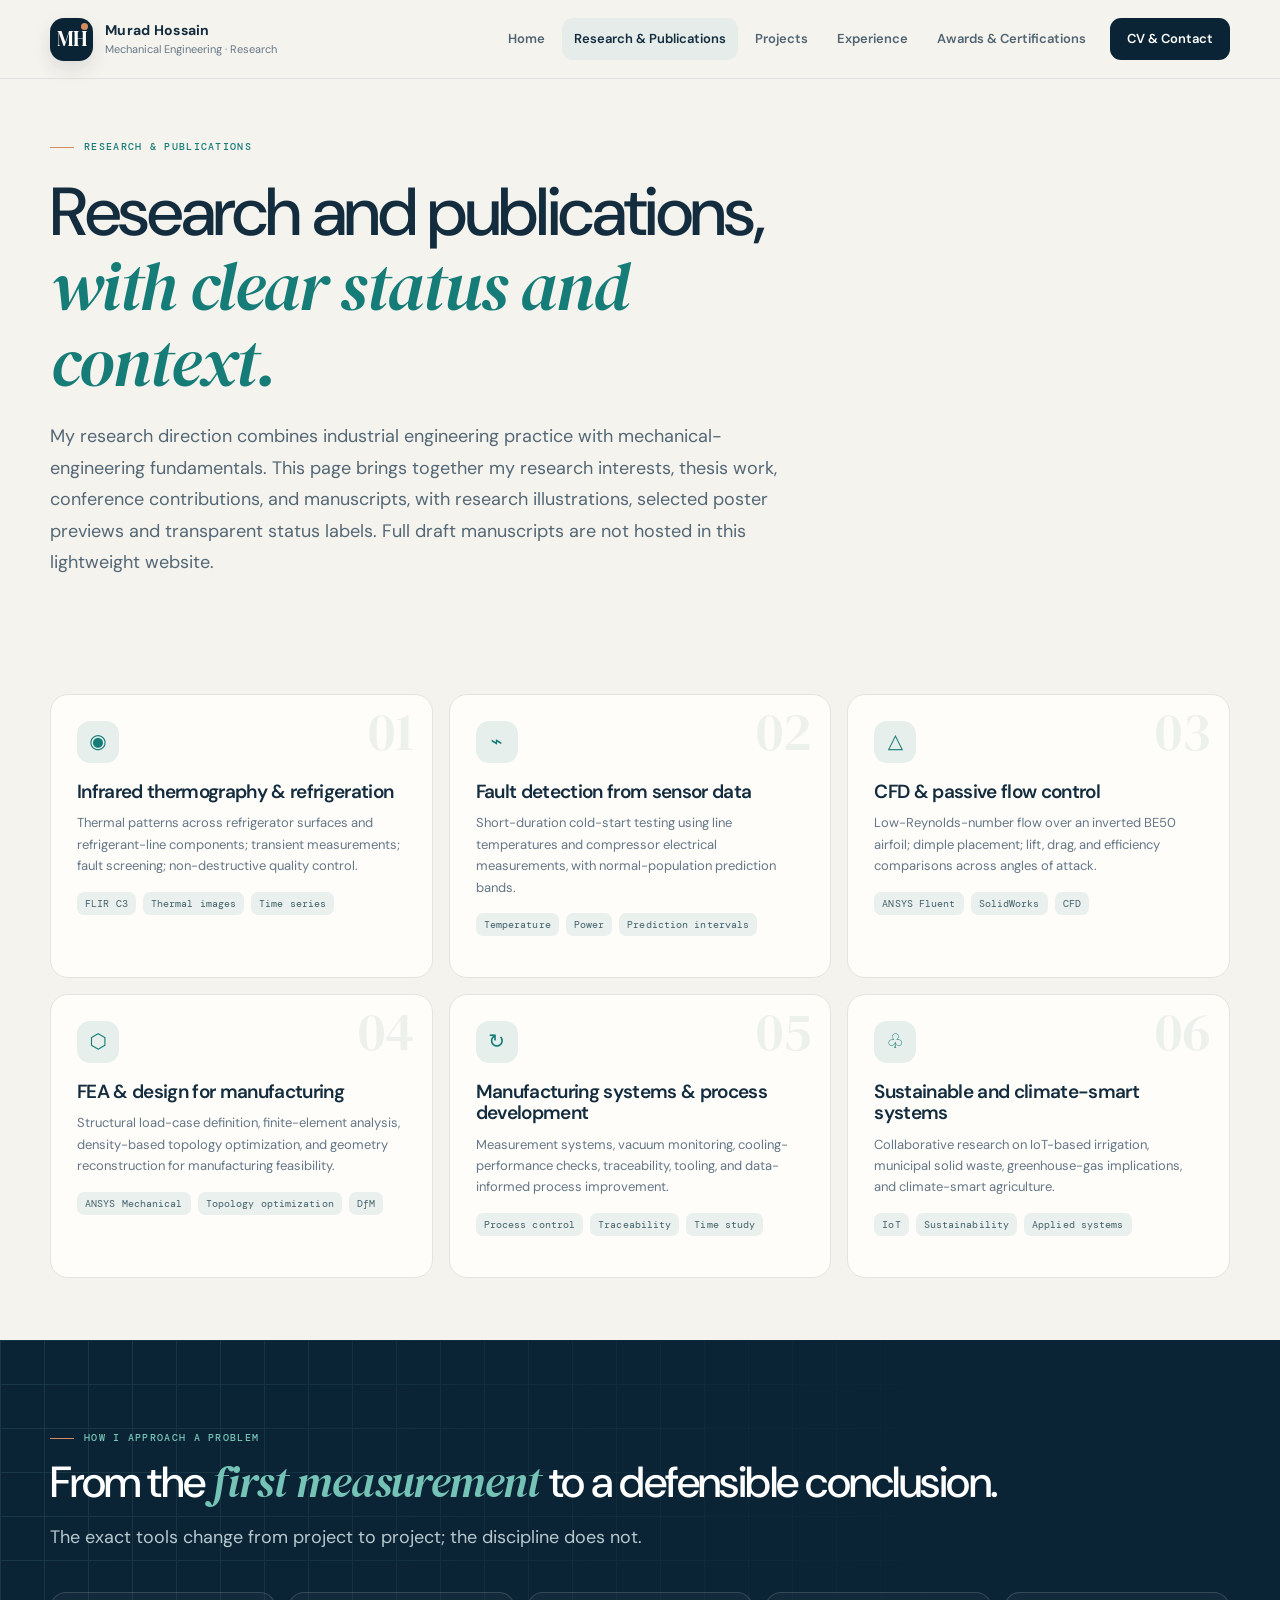
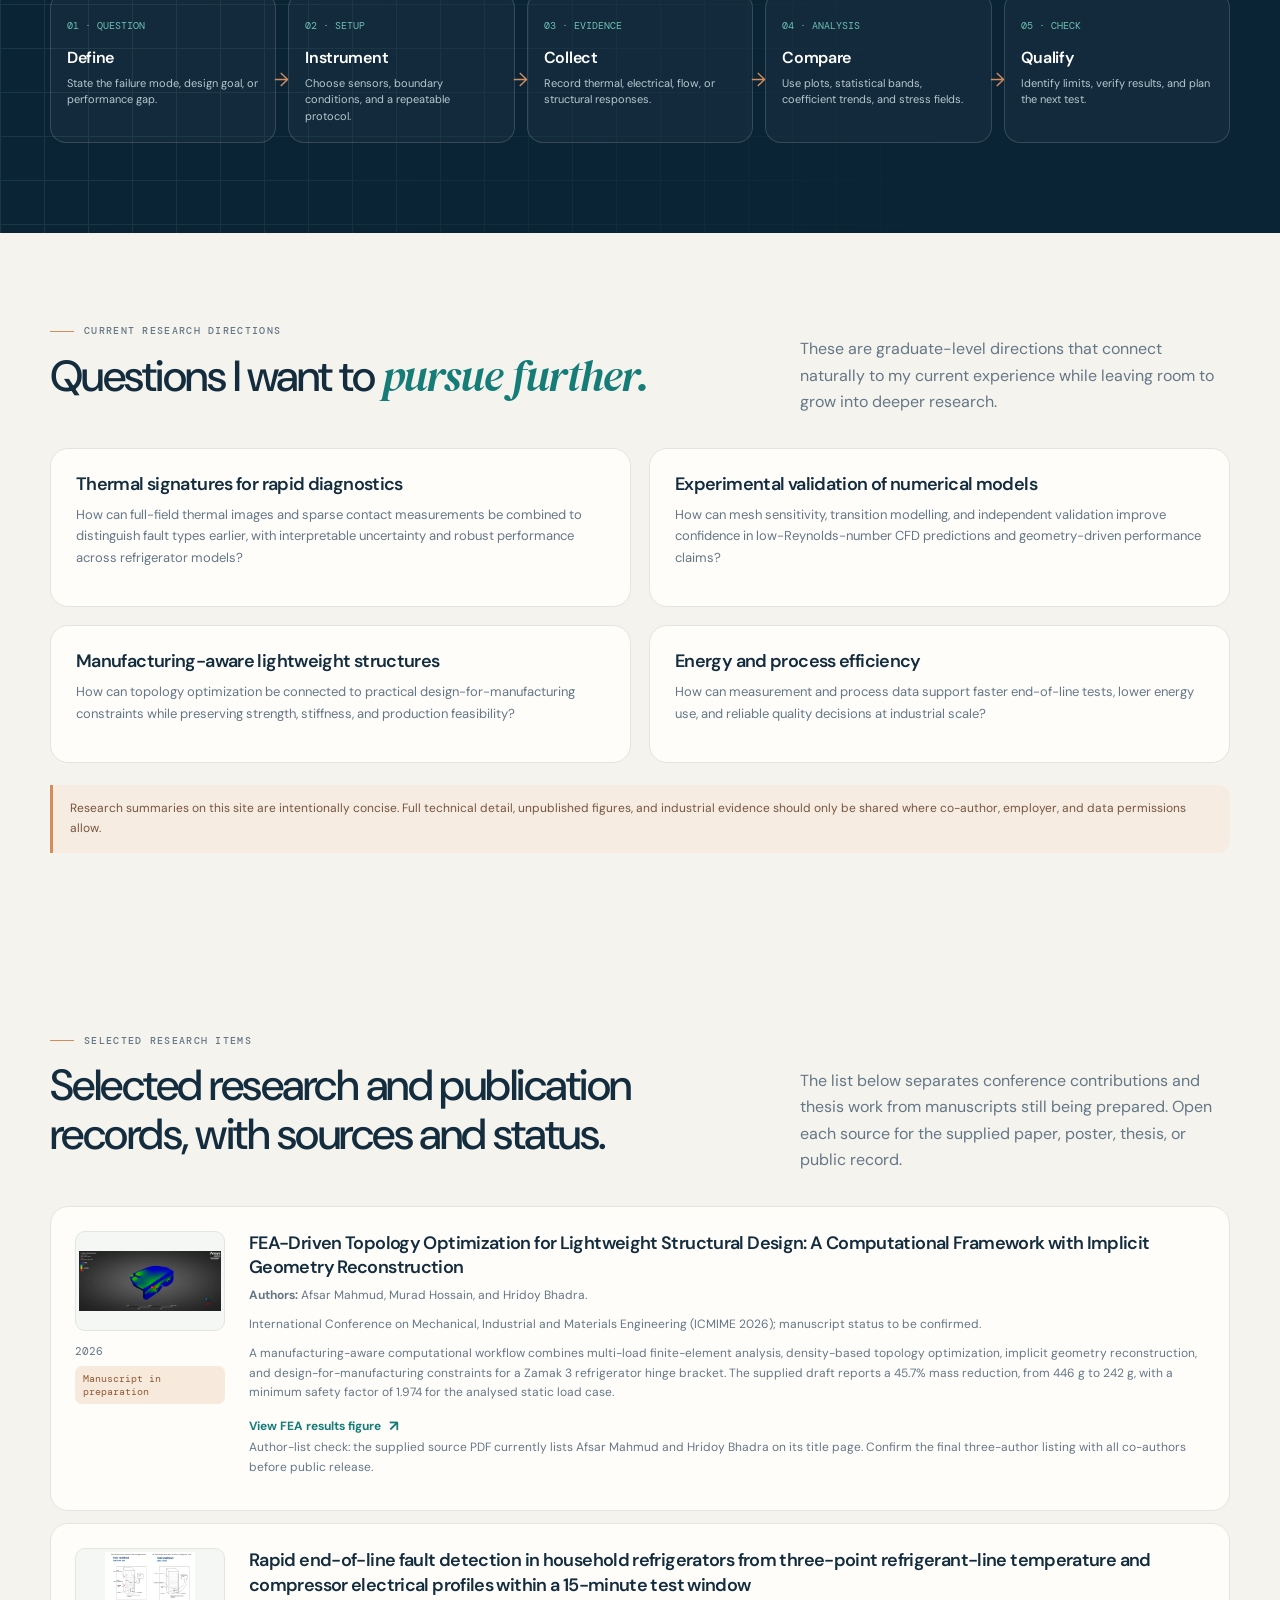
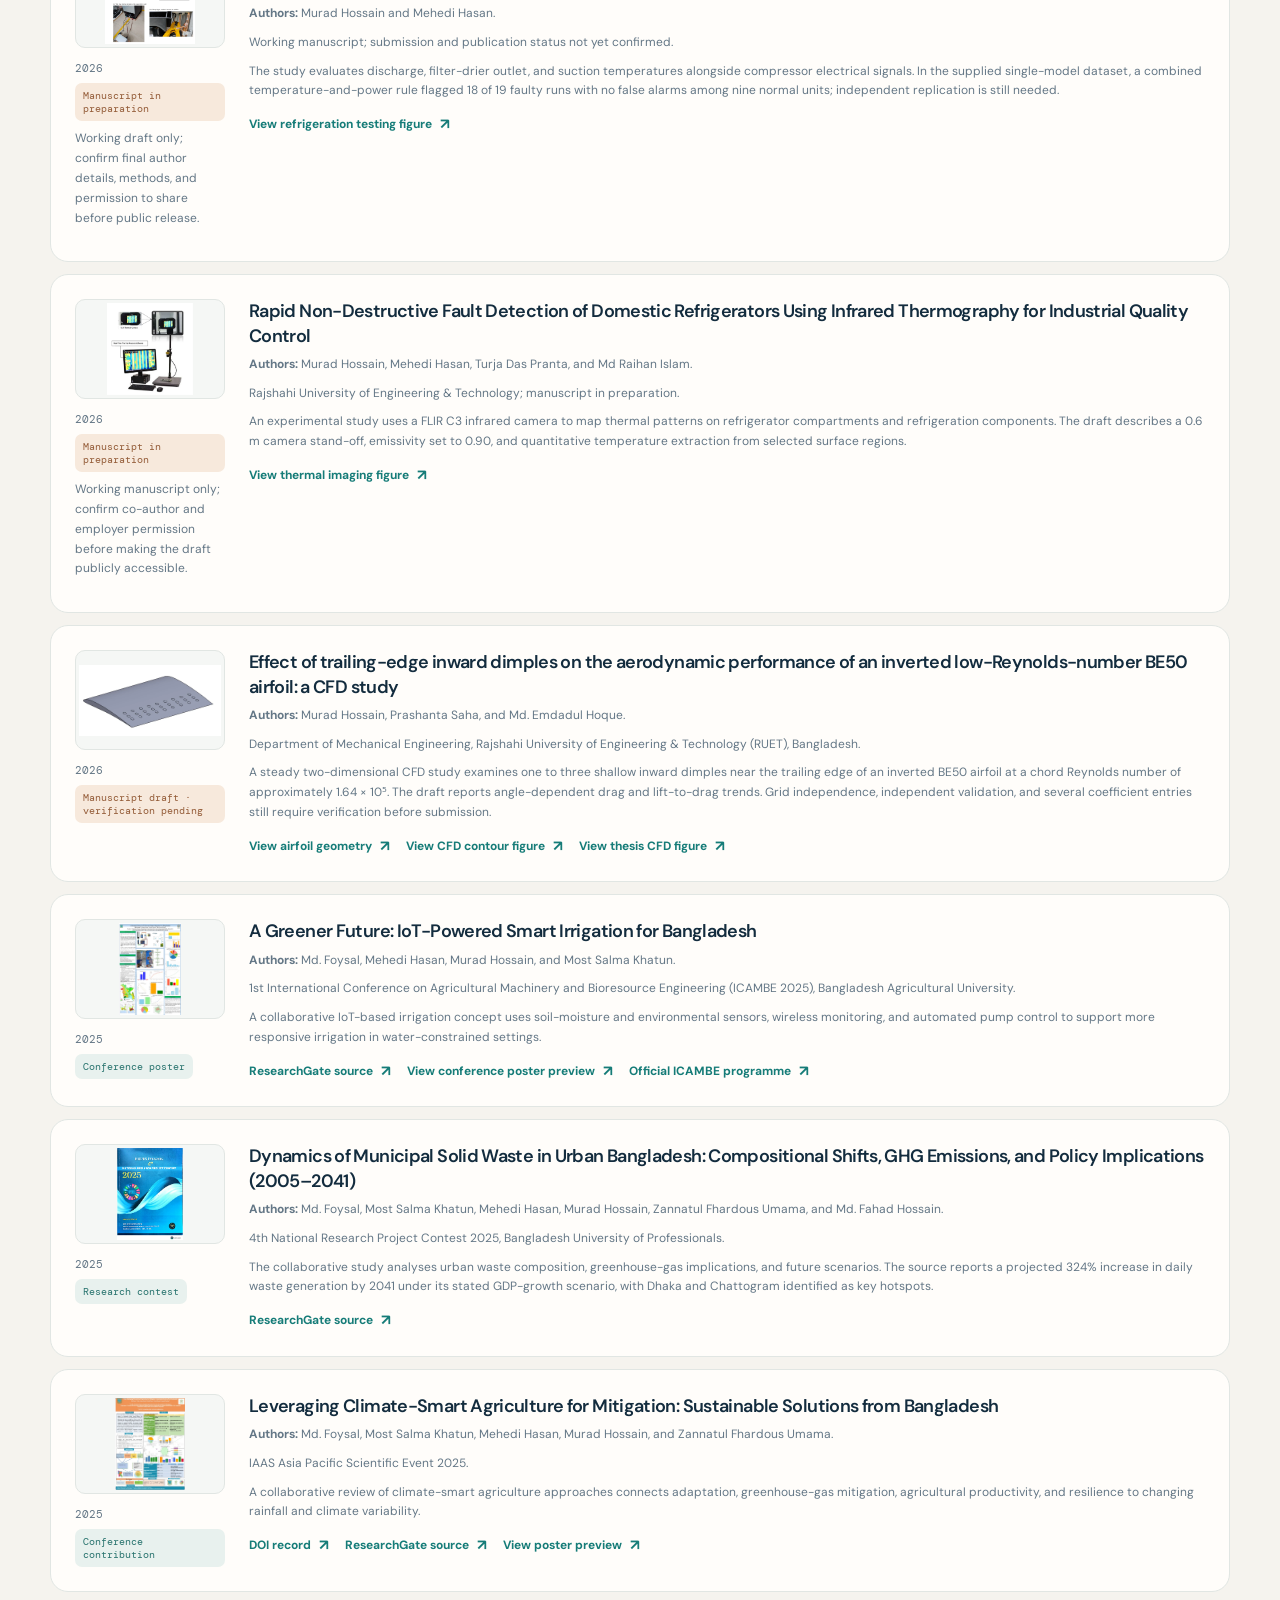
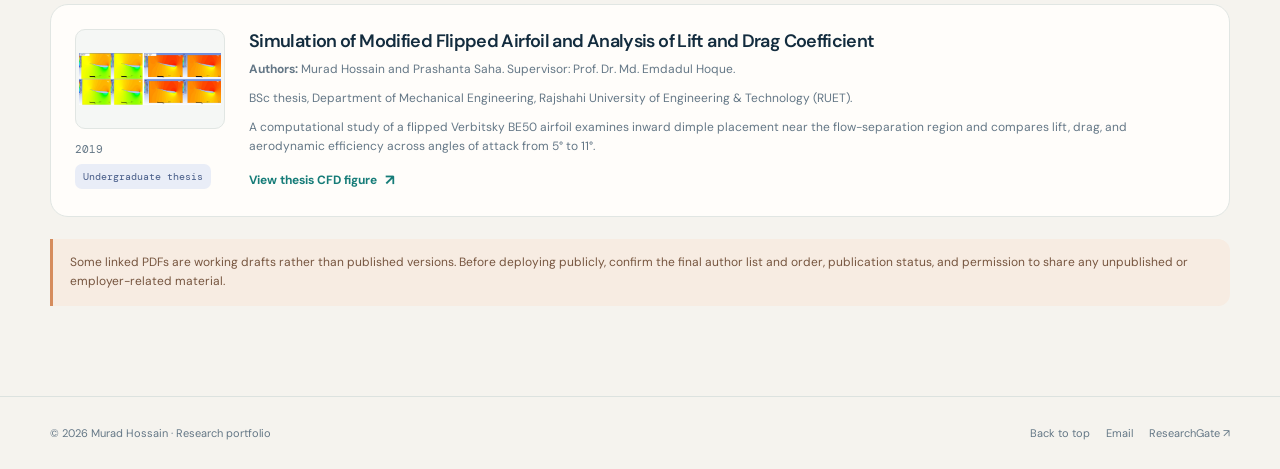
<file: research.html>
<!DOCTYPE html>

<html lang="en">
<head>
<meta charset="utf-8"/>
<meta content="width=device-width, initial-scale=1" name="viewport"/>
<meta content="#0b2435" name="theme-color"/>
<meta content="Research interests, publications, thesis work, conference contributions, and manuscripts by Murad Hossain, with clear status labels and source links." name="description"/>
<meta content="Research &amp; Publications | Murad Hossain" property="og:title"/>
<meta content="Research interests, publications, thesis work, conference contributions, and manuscripts by Murad Hossain, with clear status labels and source links." property="og:description"/>
<meta content="website" property="og:type"/>
<title>
            Research &amp; Publications | Murad Hossain
        </title>
<link href="assets/images/favicon.svg" rel="icon" type="image/svg+xml"/>
<link href="assets/css/style.css" rel="stylesheet"/>
<script defer="" src="assets/js/main.js">
</script>
</head>
<body>
<a class="skip-link" href="#main">
            Skip to content
        </a>
<header class="site-header">
<div class="container header-inner">
<a aria-label="Murad Hossain home" class="brand" href="index.html">
<span class="brand-mark">
                        MH
                    </span>
<span class="brand-copy">
<strong>
                            Murad Hossain
                        </strong>
<small>
                            Mechanical Engineering · Research
                        </small>
</span>
</a>
<button aria-expanded="false" aria-label="Open navigation" class="menu-toggle" type="button">
                    Menu ☰
                </button>
<nav aria-label="Main navigation" class="nav-links">
<a class="" href="index.html">
                        Home
                    </a>
<a class="active" href="research.html">
                        Research &amp; Publications
                    </a>
<a class="" href="projects.html">
                        Projects
                    </a>
<a class="" href="experience.html">
                        Experience
                    </a>
<a class="" href="awards.html">
                        Awards &amp; Certifications
                    </a>
<a class="nav-cta" href="cv.html">
                        CV &amp; Contact
                    </a>
</nav>
</div>
</header>
<main id="main">
<section class="page-hero">
<div class="container">
<p class="eyebrow">
                        Research &amp; Publications
                    </p>
<h1>
                        Research and publications,
                        <em>
                            with clear status and context.
                        </em>
</h1>
<p class="lead">My research direction combines industrial engineering practice with mechanical-engineering fundamentals. This page brings together my research interests, thesis work, conference contributions, and manuscripts, with research illustrations, selected poster previews and transparent status labels. Full draft manuscripts are not hosted in this lightweight website.</p>
</div>
</section>
<section class="section-sm">
<div class="container">
<div class="focus-grid">
<article class="focus-card" data-index="01">
<div class="icon-box">
                                ◉
                            </div>
<h3>
                                Infrared thermography &amp; refrigeration
                            </h3>
<p>
                                Thermal patterns across refrigerator surfaces and refrigerant-line components; transient measurements; fault screening; non-destructive quality control.
                            </p>
<div class="tag-row">
<span class="tag">
                                    FLIR C3
                                </span>
<span class="tag">
                                    Thermal images
                                </span>
<span class="tag">
                                    Time series
                                </span>
</div>
</article>
<article class="focus-card" data-index="02">
<div class="icon-box">
                                ⌁
                            </div>
<h3>
                                Fault detection from sensor data
                            </h3>
<p>
                                Short-duration cold-start testing using line temperatures and compressor electrical measurements, with normal-population prediction bands.
                            </p>
<div class="tag-row">
<span class="tag">
                                    Temperature
                                </span>
<span class="tag">
                                    Power
                                </span>
<span class="tag">
                                    Prediction intervals
                                </span>
</div>
</article>
<article class="focus-card" data-index="03">
<div class="icon-box">
                                △
                            </div>
<h3>
                                CFD &amp; passive flow control
                            </h3>
<p>
                                Low-Reynolds-number flow over an inverted BE50 airfoil; dimple placement; lift, drag, and efficiency comparisons across angles of attack.
                            </p>
<div class="tag-row">
<span class="tag">
                                    ANSYS Fluent
                                </span>
<span class="tag">
                                    SolidWorks
                                </span>
<span class="tag">
                                    CFD
                                </span>
</div>
</article>
<article class="focus-card" data-index="04">
<div class="icon-box">
                                ⬡
                            </div>
<h3>
                                FEA &amp; design for manufacturing
                            </h3>
<p>
                                Structural load-case definition, finite-element analysis, density-based topology optimization, and geometry reconstruction for manufacturing feasibility.
                            </p>
<div class="tag-row">
<span class="tag">
                                    ANSYS Mechanical
                                </span>
<span class="tag">
                                    Topology optimization
                                </span>
<span class="tag">
                                    DfM
                                </span>
</div>
</article>
<article class="focus-card" data-index="05">
<div class="icon-box">
                                ↻
                            </div>
<h3>
                                Manufacturing systems &amp; process development
                            </h3>
<p>
                                Measurement systems, vacuum monitoring, cooling-performance checks, traceability, tooling, and data-informed process improvement.
                            </p>
<div class="tag-row">
<span class="tag">
                                    Process control
                                </span>
<span class="tag">
                                    Traceability
                                </span>
<span class="tag">
                                    Time study
                                </span>
</div>
</article>
<article class="focus-card" data-index="06">
<div class="icon-box">
                                ♧
                            </div>
<h3>
                                Sustainable and climate-smart systems
                            </h3>
<p>
                                Collaborative research on IoT-based irrigation, municipal solid waste, greenhouse-gas implications, and climate-smart agriculture.
                            </p>
<div class="tag-row">
<span class="tag">
                                    IoT
                                </span>
<span class="tag">
                                    Sustainability
                                </span>
<span class="tag">
                                    Applied systems
                                </span>
</div>
</article>
</div>
</div>
</section>
<section class="section dark-section">
<div class="container">
<p class="eyebrow">
                        How I approach a problem
                    </p>
<h2>
                        From the
                        <em>
                            first measurement
                        </em>
                        to a defensible conclusion.
                    </h2>
<p class="lead">
                        The exact tools change from project to project; the discipline does not.
                    </p>
<div class="workflow">
<div class="workflow-step">
<span>
                                01 · QUESTION
                            </span>
<h3>
                                Define
                            </h3>
<p>
                                State the failure mode, design goal, or performance gap.
                            </p>
</div>
<div class="workflow-step">
<span>
                                02 · SETUP
                            </span>
<h3>
                                Instrument
                            </h3>
<p>
                                Choose sensors, boundary conditions, and a repeatable protocol.
                            </p>
</div>
<div class="workflow-step">
<span>
                                03 · EVIDENCE
                            </span>
<h3>
                                Collect
                            </h3>
<p>
                                Record thermal, electrical, flow, or structural responses.
                            </p>
</div>
<div class="workflow-step">
<span>
                                04 · ANALYSIS
                            </span>
<h3>
                                Compare
                            </h3>
<p>
                                Use plots, statistical bands, coefficient trends, and stress fields.
                            </p>
</div>
<div class="workflow-step">
<span>
                                05 · CHECK
                            </span>
<h3>
                                Qualify
                            </h3>
<p>
                                Identify limits, verify results, and plan the next test.
                            </p>
</div>
</div>
</div>
</section>
<section class="section">
<div class="container">
<div class="section-head">
<div>
<p class="eyebrow">
                                Current research directions
                            </p>
<h2>
                                Questions I want to
                                <em>
                                    pursue further.
                                </em>
</h2>
</div>
<p>
                            These are graduate-level directions that connect naturally to my current experience while leaving room to grow into deeper research.
                        </p>
</div>
<div class="cv-layout">
<article class="cv-card">
<h3>
                                Thermal signatures for rapid diagnostics
                            </h3>
<p>
                                How can full-field thermal images and sparse contact measurements be combined to distinguish fault types earlier, with interpretable uncertainty and robust performance across refrigerator models?
                            </p>
</article>
<article class="cv-card">
<h3>
                                Experimental validation of numerical models
                            </h3>
<p>
                                How can mesh sensitivity, transition modelling, and independent validation improve confidence in low-Reynolds-number CFD predictions and geometry-driven performance claims?
                            </p>
</article>
<article class="cv-card">
<h3>
                                Manufacturing-aware lightweight structures
                            </h3>
<p>
                                How can topology optimization be connected to practical design-for-manufacturing constraints while preserving strength, stiffness, and production feasibility?
                            </p>
</article>
<article class="cv-card">
<h3>
                                Energy and process efficiency
                            </h3>
<p>
                                How can measurement and process data support faster end-of-line tests, lower energy use, and reliable quality decisions at industrial scale?
                            </p>
</article>
</div>
<div class="notice" style="margin-top:22px">
                        Research summaries on this site are intentionally concise. Full technical detail, unpublished figures, and industrial evidence should only be shared where co-author, employer, and data permissions allow.
                    </div>
</div>
</section>
<section class="section" id="selected-research">
<div class="container">
<div class="section-head">
<div>
<p class="eyebrow">
                                Selected research items
                            </p>
<h2>
                                Selected research and publication records, with sources and status.
                            </h2>
</div>
<p>
                            The list below separates conference contributions and thesis work from manuscripts still being prepared. Open each source for the supplied paper, poster, thesis, or public record.
                        </p>
</div>
<div class="publication-list">
<article class="publication pub-item" data-category="manuscript" id="topology">
<div class="publication-meta">
<img alt="Finite-element safety-factor simulation of the optimized refrigerator hinge bracket" class="publication-thumb" height="400" loading="lazy" src="assets/images/topology-fea.webp" width="600"/>
<span class="publication-year">
                                    2026
                                </span>
<span class="status-pill draft">
                                    Manuscript in preparation
                                </span>
</div>
<div>
<h3>
                                    FEA-Driven Topology Optimization for Lightweight Structural Design: A Computational Framework with Implicit Geometry Reconstruction
                                </h3>
<p>
<strong>
                                        Authors:
                                    </strong>
                                    Afsar Mahmud, Murad Hossain, and Hridoy Bhadra.
                                </p>
<p>
                                    International Conference on Mechanical, Industrial and Materials Engineering (ICMIME 2026); manuscript status to be confirmed.
                                </p>
<p class="research-summary">
                                    A manufacturing-aware computational workflow combines multi-load finite-element analysis, density-based topology optimization, implicit geometry reconstruction, and design-for-manufacturing constraints for a Zamak 3 refrigerator hinge bracket. The supplied draft reports a 45.7% mass reduction, from 446 g to 242 g, with a minimum safety factor of 1.974 for the analysed static load case.
                                </p>
<div class="source-links">
<a class="text-link" href="assets/images/topology-fea.webp" rel="noopener noreferrer" target="_blank">View FEA results figure</a>
</div>
<p class="small muted author-source-note">
                                    Author-list check: the supplied source PDF currently lists Afsar Mahmud and Hridoy Bhadra on its title page. Confirm the final three-author listing with all co-authors before public release.
                                </p>
</div>
</article>
<article class="publication pub-item" data-category="manuscript" id="refrigerant-fault">
<div class="publication-meta">
<img alt="Test method and refrigerator measurement setup from the supplied end-of-line fault-detection manuscript" class="publication-thumb" height="400" loading="lazy" src="assets/images/refrigerant-eol-test.webp" width="600"/>
<span class="publication-year">2026</span>
<span class="status-pill draft">
                                    Manuscript in preparation
                                </span>
<p class="small muted draft-source-note">
                                    Working draft only; confirm final author details, methods, and permission to share before public release.
                                </p>
</div>
<div>
<h3>Rapid end-of-line fault detection in household refrigerators from three-point refrigerant-line temperature and compressor electrical profiles within a 15-minute test window</h3>
<p>
<strong>
                                        Authors:
                                    </strong>
                                    Murad Hossain and Mehedi Hasan.
                                </p>
<p>
                                    Working manuscript; submission and publication status not yet confirmed.
                                </p>
<p class="research-summary">
                                    The study evaluates discharge, filter-drier outlet, and suction temperatures alongside compressor electrical signals. In the supplied single-model dataset, a combined temperature-and-power rule flagged 18 of 19 faulty runs with no false alarms among nine normal units; independent replication is still needed.
                                </p>
<div class="source-links">
<a class="text-link" href="assets/images/refrigerant-eol-test.webp" rel="noopener noreferrer" target="_blank">View refrigeration testing figure</a>
</div>
</div>
</article>
<article class="publication pub-item" data-category="manuscript" id="thermography">
<div class="publication-meta">
<img alt="Infrared thermography test setup image from the supplied refrigerator fault-detection manuscript" class="publication-thumb" height="400" loading="lazy" src="assets/images/thermography-setup.webp" width="600"/>
<span class="publication-year">2026</span>
<span class="status-pill draft">
                                    Manuscript in preparation
                                </span>
<p class="small muted draft-source-note">
                                    Working manuscript only; confirm co-author and employer permission before making the draft publicly accessible.
                                </p>
</div>
<div>
<h3>
                                    Rapid Non-Destructive Fault Detection of Domestic Refrigerators Using Infrared Thermography for Industrial Quality Control
                                </h3>
<p>
<strong>
                                        Authors:
                                    </strong>
                                    Murad Hossain, Mehedi Hasan, Turja Das Pranta, and Md Raihan Islam.
                                </p>
<p>
                                    Rajshahi University of Engineering &amp; Technology; manuscript in preparation.
                                </p>
<p class="research-summary">
                                    An experimental study uses a FLIR C3 infrared camera to map thermal patterns on refrigerator compartments and refrigeration components. The draft describes a 0.6 m camera stand-off, emissivity set to 0.90, and quantitative temperature extraction from selected surface regions.
                                </p>
<div class="source-links">
<a class="text-link" href="assets/images/thermal-image.webp" rel="noopener noreferrer" target="_blank">View thermal imaging figure</a>
</div>
</div>
</article>
<article class="publication pub-item" data-category="manuscript" id="airfoil-dimples-manuscript">
<div class="publication-meta">
<img alt="CAD model of the inverted BE50 airfoil with rows of inward dimples near the trailing edge" class="publication-thumb" height="400" loading="lazy" src="assets/images/airfoil-dimple-model.webp" width="600"/>
<span class="publication-year">2026</span>
<span class="status-pill draft">Manuscript draft · verification pending</span>
</div>
<div>
<h3>Effect of trailing-edge inward dimples on the aerodynamic performance of an inverted low-Reynolds-number BE50 airfoil: a CFD study</h3>
<p><strong>Authors:</strong> Murad Hossain, Prashanta Saha, and Md. Emdadul Hoque.</p>
<p>Department of Mechanical Engineering, Rajshahi University of Engineering &amp; Technology (RUET), Bangladesh.</p>
<p class="research-summary">A steady two-dimensional CFD study examines one to three shallow inward dimples near the trailing edge of an inverted BE50 airfoil at a chord Reynolds number of approximately 1.64 × 10⁵. The draft reports angle-dependent drag and lift-to-drag trends. Grid independence, independent validation, and several coefficient entries still require verification before submission.</p>
<div class="source-links">
<a class="text-link" href="assets/images/airfoil-dimple-model.webp" rel="noopener noreferrer" target="_blank">View airfoil geometry</a>
<a class="text-link" href="assets/images/airfoil-contours.webp" rel="noopener noreferrer" target="_blank">View CFD contour figure</a>
<a class="text-link" href="assets/images/airfoil-contours.webp" rel="noopener noreferrer" target="_blank">View thesis CFD figure</a>
</div>
</div>
</article>
<article class="publication pub-item" data-category="conference" id="irrigation">
<div class="publication-meta">
<img alt="Conference poster for the IoT-powered smart irrigation project" class="publication-thumb" height="400" loading="lazy" src="assets/images/smart-irrigation-poster.webp" width="600"/>
<span class="publication-year">
                                    2025
                                </span>
<span class="status-pill">
                                    Conference poster
                                </span>
</div>
<div>
<h3>
                                    A Greener Future: IoT-Powered Smart Irrigation for Bangladesh
                                </h3>
<p>
<strong>
                                        Authors:
                                    </strong>
                                    Md. Foysal, Mehedi Hasan, Murad Hossain, and Most Salma Khatun.
                                </p>
<p>
                                    1st International Conference on Agricultural Machinery and Bioresource Engineering (ICAMBE 2025), Bangladesh Agricultural University.
                                </p>
<p class="research-summary">
                                    A collaborative IoT-based irrigation concept uses soil-moisture and environmental sensors, wireless monitoring, and automated pump control to support more responsive irrigation in water-constrained settings.
                                </p>
<div class="source-links">
<a class="text-link" href="https://www.researchgate.net/publication/391652785_A_Greener_Future_IoT-Powered_Smart_Irrigation_for_Bangladesh" rel="noopener noreferrer" target="_blank">
                                        ResearchGate source
                                    </a>
<a class="text-link" href="assets/images/smart-irrigation-poster.webp" rel="noopener noreferrer" target="_blank">View conference poster preview</a>
<a class="text-link" href="https://icambe2025.bau.edu.bd/public/files/Final_Program_schedule_ICAMBE.pdf" rel="noopener noreferrer" target="_blank">
                                        Official ICAMBE programme
                                    </a>
</div>
</div>
</article>
<article class="publication pub-item" data-category="conference" id="waste">
<div class="publication-meta">
<img alt="Cover of the 4th National Research Project Contest 2025 source document" class="publication-thumb" height="400" loading="lazy" src="assets/images/waste-research-contest.webp" width="600"/>
<span class="publication-year">
                                    2025
                                </span>
<span class="status-pill">
                                    Research contest
                                </span>
</div>
<div>
<h3>
                                    Dynamics of Municipal Solid Waste in Urban Bangladesh: Compositional Shifts, GHG Emissions, and Policy Implications (2005–2041)
                                </h3>
<p>
<strong>
                                        Authors:
                                    </strong>
                                    Md. Foysal, Most Salma Khatun, Mehedi Hasan, Murad Hossain, Zannatul Fhardous Umama, and Md. Fahad Hossain.
                                </p>
<p>
                                    4th National Research Project Contest 2025, Bangladesh University of Professionals.
                                </p>
<p class="research-summary">
                                    The collaborative study analyses urban waste composition, greenhouse-gas implications, and future scenarios. The source reports a projected 324% increase in daily waste generation by 2041 under its stated GDP-growth scenario, with Dhaka and Chattogram identified as key hotspots.
                                </p>
<div class="source-links">
<a class="text-link" href="https://www.researchgate.net/publication/394523068_Dynamics_of_Municipal_Solid_Waste_in_Urban_Bangladesh_Compositional_Shifts_GHG_Emissions_and_Policy_Implications_2005-2041" rel="noopener noreferrer" target="_blank">
                                        ResearchGate source
                                    </a>
</div>
</div>
</article>
<article class="publication pub-item" data-category="conference" id="climate-smart">
<div class="publication-meta">
<img alt="Climate-smart agriculture poster supplied for the Bangladesh contribution" class="publication-thumb" height="400" loading="lazy" src="assets/images/climate-smart-poster.webp" width="600"/>
<span class="publication-year">
                                    2025
                                </span>
<span class="status-pill">
                                    Conference contribution
                                </span>
</div>
<div>
<h3>
                                    Leveraging Climate-Smart Agriculture for Mitigation: Sustainable Solutions from Bangladesh
                                </h3>
<p>
<strong>
                                        Authors:
                                    </strong>
                                    Md. Foysal, Most Salma Khatun, Mehedi Hasan, Murad Hossain, and Zannatul Fhardous Umama.
                                </p>
<p>
                                    IAAS Asia Pacific Scientific Event 2025.
                                </p>
<p class="research-summary">
                                    A collaborative review of climate-smart agriculture approaches connects adaptation, greenhouse-gas mitigation, agricultural productivity, and resilience to changing rainfall and climate variability.
                                </p>
<div class="source-links">
<a class="text-link" href="https://doi.org/10.13140/RG.2.2.24063.52644" rel="noopener noreferrer" target="_blank">
                                        DOI record
                                    </a>
<a class="text-link" href="https://www.researchgate.net/publication/392658243_Leveraging_Climate-Smart_Agriculture_for_Mitigation_Sustainable_Solutions_from_Bangladesh" rel="noopener noreferrer" target="_blank">
                                        ResearchGate source
                                    </a>
<a class="text-link" href="assets/images/climate-smart-poster.webp" rel="noopener noreferrer" target="_blank">View poster preview</a>
</div>
</div>
</article>
<article class="publication pub-item" data-category="thesis" id="airfoil-thesis">
<div class="publication-meta">
<img alt="Simulated pressure-contour results for the modified flipped BE50 airfoil at different angles of attack" class="publication-thumb" height="400" loading="lazy" src="assets/images/airfoil-contours.webp" width="600"/>
<span class="publication-year">
                                    2019
                                </span>
<span class="status-pill thesis">
                                    Undergraduate thesis
                                </span>
</div>
<div>
<h3>
                                    Simulation of Modified Flipped Airfoil and Analysis of Lift and Drag Coefficient
                                </h3>
<p>
<strong>
                                        Authors:
                                    </strong>
                                    Murad Hossain and Prashanta Saha. Supervisor: Prof. Dr. Md. Emdadul Hoque.
                                </p>
<p>
                                    BSc thesis, Department of Mechanical Engineering, Rajshahi University of Engineering &amp; Technology (RUET).
                                </p>
<p class="research-summary">
                                    A computational study of a flipped Verbitsky BE50 airfoil examines inward dimple placement near the flow-separation region and compares lift, drag, and aerodynamic efficiency across angles of attack from 5° to 11°.
                                </p>
<div class="source-links">
<a class="text-link" href="assets/images/airfoil-contours.webp" rel="noopener noreferrer" target="_blank">View thesis CFD figure</a>
</div>
</div>
</article>
</div>
<div class="notice" style="margin-top:22px">
                        Some linked PDFs are working drafts rather than published versions. Before deploying publicly, confirm the final author list and order, publication status, and permission to share any unpublished or employer-related material.
                    </div>
</div>
</section>
</main>
<footer class="site-footer">
<div class="container footer-inner">
<div>
                    ©
                    <span data-year="">
                        2026
                    </span>
                    Murad Hossain · Research portfolio
                </div>
<div class="footer-links">
<a href="index.html">
                        Back to top
                    </a>
<a href="mailto:hossainmurad.me@gmail.com">
                        Email
                    </a>
<a href="https://www.researchgate.net/profile/Murad-Hossain-26" rel="noopener" target="_blank">
                        ResearchGate ↗
                    </a>
</div>
</div>
</footer>
</body>
</html>
</file>
<file: assets/css/style.css>
@import url('https://fonts.googleapis.com/css2?family=DM+Mono:wght@400;500&family=DM+Sans:wght@400;500;600;700&family=DM+Serif+Display:ital@0;1&display=swap');
:root {
    --paper: #f5f3ee;
    --white: #fffdfa;
    --ink: #132c3e;
    --navy: #0b2435;
    --navy2: #12384a;
    --teal: #167c78;
    --teal2: #55b5a9;
    --copper: #d58c5d;
    --muted: #647786;
    --line: #dce2e3;
    --soft: #eaf0ee;
    --shadow: 0 22px 55px rgba(15,42,57,.10);
    --radius: 22px;
    --sans: 'DM Sans',Inter,system-ui,-apple-system,BlinkMacSystemFont,'Segoe UI',sans-serif;
    --serif: 'DM Serif Display',Georgia,serif;
    --mono: 'DM Mono',ui-monospace,monospace;
}
* {
    box-sizing: border-box;
}
html {
    scroll-behavior: smooth;
    scroll-padding-top: 92px;
}
body {
    margin: 0;
    background: var(--paper);
    color: var(--ink);
    font-family: var(--sans);
    font-size: 16px;
    line-height: 1.65;
}
img {
    max-width: 100%;
    display: block;
}
a {
    color: inherit;
    text-decoration: none;
}
a:hover {
    color: var(--teal);
}
button {
    font: inherit;
}
.skip-link {
    position: absolute;
    left: -9999px;
    top: 8px;
    background: white;
    padding: 10px 14px;
    z-index: 999;
}
.skip-link:focus {
    left: 8px;
}
.container {
    width: min(1180px,calc(100% - 44px));
    margin-inline: auto;
}
.narrow {
    width: min(880px,calc(100% - 44px));
    margin-inline: auto;
}
.site-header {
    position: sticky;
    top: 0;
    z-index: 50;
    background: rgba(245,243,238,.90);
    backdrop-filter: blur(18px);
    border-bottom: 1px solid rgba(19,44,62,.09);
}
.header-inner {
    height: 78px;
    display: flex;
    align-items: center;
    justify-content: space-between;
    gap: 24px;
}
.brand {
    display: flex;
    align-items: center;
    gap: 12px;
    min-width: 220px;
}
.brand-mark {
    display: grid;
    place-items: center;
    width: 43px;
    height: 43px;
    border-radius: 14px;
    background: var(--navy);
    color: var(--white);
    font-family: var(--serif);
    font-size: 21px;
    letter-spacing: -1px;
    position: relative;
    box-shadow: 0 8px 18px #0b24351c;
}
.brand-mark:after {
    content: '';
    position: absolute;
    width: 7px;
    height: 7px;
    border-radius: 50%;
    background: var(--copper);
    right: 5px;
    top: 5px;
}
.brand-copy {
    display: flex;
    flex-direction: column;
    line-height: 1.18;
}
.brand-copy strong {
    font-size: 14px;
    letter-spacing: .02em;
}
.brand-copy small {
    color: var(--muted);
    font-size: 11px;
    margin-top: 5px;
}
.nav-links {
    display: flex;
    align-items: center;
    gap: 5px;
}
.nav-links a {
    font-size: 13px;
    font-weight: 600;
    color: #506472;
    padding: 10px 12px;
    border-radius: 11px;
    transition: .2s;
}
.nav-links a:hover,.nav-links a.active {
    background: #e5ece9;
    color: var(--ink);
}
.nav-links a.nav-cta {
    background: var(--navy);
    color: white;
    padding-inline: 17px;
    margin-left: 7px;
}
.nav-links a.nav-cta:hover {
    background: var(--teal);
}
.menu-toggle {
    display: none;
    border: 1px solid var(--line);
    background: var(--white);
    border-radius: 12px;
    padding: 9px 12px;
    color: var(--ink);
    cursor: pointer;
}
.eyebrow {
    font-family: var(--mono);
    text-transform: uppercase;
    letter-spacing: .13em;
    font-size: 10px;
    font-weight: 500;
    color: var(--teal);
    display: flex;
    align-items: center;
    gap: 10px;
}
.eyebrow:before {
    content: '';
    display: inline-block;
    width: 24px;
    height: 1px;
    background: var(--copper);
}
h1,h2,h3,h4,p {
    margin-top: 0;
}
h1,h2,h3 {
    line-height: 1.12;
    letter-spacing: -.035em;
}
h1 {
    font-size: clamp(42px,5.3vw,70px);
    font-weight: 500;
    margin: 18px 0 20px;
    max-width: 760px;
}
h1 em,h2 em {
    font-family: var(--serif);
    font-weight: 400;
    color: var(--teal);
    letter-spacing: -.025em;
}
h2 {
    font-size: clamp(31px,3.4vw,45px);
    font-weight: 500;
    margin: 12px 0 15px;
}
h3 {
    font-size: 22px;
    font-weight: 600;
    margin-bottom: 10px;
}
h4 {
    font-size: 14px;
    margin-bottom: 6px;
}
.lead {
    font-size: 18px;
    line-height: 1.75;
    color: #536775;
    max-width: 670px;
}
.muted {
    color: var(--muted);
}
.small {
    font-size: 13px;
}
.mono {
    font-family: var(--mono);
}
.section {
    padding: 90px 0;
}
.section-sm {
    padding: 62px 0;
}
.section-head {
    display: flex;
    justify-content: space-between;
    align-items: end;
    gap: 35px;
    margin-bottom: 32px;
}
.section-head>div:first-child {
    max-width: 720px;
}
.section-head p {
    color: var(--muted);
    max-width: 430px;
    margin: 0;
}
.section-kicker {
    font-family: var(--mono);
    font-size: 11px;
    color: var(--teal);
    letter-spacing: .12em;
    text-transform: uppercase;
}
.hero {
    padding: 72px 0 74px;
    position: relative;
    overflow: hidden;
}
.hero:before {
    content: '';
    position: absolute;
    right: -180px;
    top: -180px;
    width: 600px;
    height: 600px;
    border-radius: 50%;
    background: radial-gradient(circle,rgba(85,181,169,.17),rgba(85,181,169,0) 68%);
    pointer-events: none;
}
.hero-grid {
    display: grid;
    grid-template-columns: 1.08fr .92fr;
    gap: 60px;
    align-items: center;
    position: relative;
}
.hero-copy {
    position: relative;
    z-index: 1;
}
.hero-copy .lead {
    max-width: 650px;
}
.hero-actions {
    display: flex;
    gap: 12px;
    flex-wrap: wrap;
    margin: 28px 0 25px;
}
.btn {
    display: inline-flex;
    align-items: center;
    justify-content: center;
    gap: 10px;
    padding: 13px 18px;
    border-radius: 12px;
    font-size: 13px;
    font-weight: 700;
    border: 1px solid transparent;
    transition: transform .2s,background .2s,box-shadow .2s;
    cursor: pointer;
}
.btn:hover {
    transform: translateY(-2px);
}
.btn-primary {
    background: var(--navy);
    color: white;
    box-shadow: 0 12px 24px #0b24351c;
}
.btn-primary:hover {
    background: var(--teal);
    color: white;
}
.btn-secondary {
    background: var(--white);
    border-color: #d8dfdf;
    color: var(--ink);
}
.btn-secondary:hover {
    border-color: var(--teal);
    color: var(--teal);
}
.btn-light {
    background: white;
    color: var(--navy);
}
.hero-meta {
    display: flex;
    gap: 20px;
    flex-wrap: wrap;
    color: var(--muted);
    font-size: 12px;
}
.hero-meta span {
    display: flex;
    align-items: center;
    gap: 7px;
}
.hero-meta i {
    width: 5px;
    height: 5px;
    background: var(--copper);
    border-radius: 50%;
    display: inline-block;
}
.hero-art {
    min-height: 470px;
    position: relative;
    display: flex;
    align-items: center;
    justify-content: center;
}
.hero-panel {
    width: 100%;
    max-width: 480px;
    position: relative;
    background: var(--navy);
    border-radius: 28px;
    padding: 14px;
    box-shadow: 0 35px 70px rgba(8,36,52,.22);
    transform: rotate(1.5deg);
    overflow: hidden;
}
.hero-panel:before {
    content: '';
    position: absolute;
    inset: 0;
    background: linear-gradient(140deg,rgba(85,181,169,.25),transparent 45%,rgba(213,140,93,.12));
    pointer-events: none;
}
.hero-panel img {
    position: relative;
    border-radius: 17px;
    width: 100%;
    height: 300px;
    object-fit: cover;
    object-position: center;
    background: #fff;
}
.hero-panel-caption {
    position: relative;
    display: flex;
    align-items: center;
    justify-content: space-between;
    gap: 12px;
    color: #eaf3f2;
    padding: 16px 8px 7px;
}
.hero-panel-caption strong {
    font-size: 13px;
}
.hero-panel-caption small {
    display: block;
    color: #a9c2c9;
    font-size: 10px;
    margin-top: 3px;
}
.live-dot {
    display: inline-flex;
    align-items: center;
    gap: 7px;
    border: 1px solid #47707d;
    border-radius: 100px;
    padding: 7px 10px;
    font: 10px var(--mono);
    color: #d8ebe6;
    white-space: nowrap;
}
.live-dot:before {
    content: '';
    width: 6px;
    height: 6px;
    background: #69d2a5;
    border-radius: 50%;
    box-shadow: 0 0 0 4px #69d2a51c;
}
.float-card {
    position: absolute;
    background: var(--white);
    border: 1px solid #e1e6e3;
    border-radius: 16px;
    box-shadow: var(--shadow);
    padding: 14px 16px;
    z-index: 3;
}
.float-card .number {
    font-family: var(--serif);
    font-size: 30px;
    line-height: 1;
    color: var(--teal);
}
.float-card .label {
    display: block;
    font-size: 10px;
    color: var(--muted);
    margin-top: 5px;
    max-width: 130px;
    line-height: 1.35;
}
.float-card.metric-one {
    left: -12px;
    bottom: 32px;
    transform: rotate(-3deg);
}
.float-card.metric-two {
    right: -12px;
    top: 30px;
    transform: rotate(3deg);
}
.portrait-chip {
    position: absolute;
    right: 14px;
    bottom: -20px;
    z-index: 4;
    display: flex;
    align-items: center;
    gap: 11px;
    background: #fffdfa;
    border: 1px solid #e3e7e4;
    padding: 8px 15px 8px 8px;
    border-radius: 50px;
    box-shadow: var(--shadow);
}
.portrait-chip img {
    width: 48px;
    height: 48px;
    object-fit: cover;
    object-position: center 25%;
    border-radius: 50%;
    background: #d8e7e5;
}
.portrait-chip strong {
    display: block;
    font-size: 12px;
}
.portrait-chip small {
    display: block;
    font-size: 10px;
    color: var(--muted);
}
.stats-strip {
    background: var(--navy);
    color: white;
    padding: 27px 0;
}
.stats-grid {
    display: grid;
    grid-template-columns: repeat(4,1fr);
    gap: 20px;
}
.stat {
    border-right: 1px solid #ffffff24;
    padding: 3px 18px 3px 0;
}
.stat:last-child {
    border: 0;
}
.stat strong {
    display: block;
    font-family: var(--serif);
    font-size: 32px;
    font-weight: 400;
    color: #f7e5d4;
    line-height: 1.15;
}
.stat span {
    display: block;
    font-size: 11px;
    color: #b9cbd0;
    margin-top: 5px;
}
.cards-grid {
    display: grid;
    grid-template-columns: repeat(3,1fr);
    gap: 18px;
}
.card {
    background: var(--white);
    border: 1px solid #e1e5e2;
    border-radius: var(--radius);
    overflow: hidden;
    transition: transform .25s,box-shadow .25s,border-color .25s;
}
.card:hover {
    transform: translateY(-5px);
    box-shadow: var(--shadow);
    border-color: #c8d8d4;
}
.card-body {
    padding: 23px;
}
.card-media {
    position: relative;
    overflow: hidden;
    background: #e8eeeb;
    min-height: 180px;
}
.card-media img {
    width: 100%;
    height: 210px;
    object-fit: cover;
    transition: transform .4s;
}
.card:hover .card-media img {
    transform: scale(1.035);
}
.card-media .media-label {
    position: absolute;
    left: 14px;
    bottom: 14px;
    background: rgba(11,36,53,.88);
    color: white;
    padding: 7px 10px;
    border-radius: 8px;
    font: 10px var(--mono);
    letter-spacing: .02em;
}
.tag-row {
    display: flex;
    gap: 7px;
    flex-wrap: wrap;
    margin: 15px 0;
}
.tag {
    display: inline-flex;
    align-items: center;
    border-radius: 7px;
    background: #eaf0ee;
    color: #42616a;
    padding: 5px 8px;
    font: 10px var(--mono);
    letter-spacing: .01em;
}
.tag.status {
    background: #f7eadf;
    color: #935b37;
}
.card p {
    font-size: 13px;
    line-height: 1.7;
    color: var(--muted);
    margin-bottom: 16px;
}
.text-link {
    display: inline-flex;
    align-items: center;
    gap: 8px;
    font-size: 12px;
    font-weight: 700;
    color: var(--teal);
}
.text-link:after {
    content: '↗';
    font-size: 15px;
    transition: transform .2s;
}
.text-link:hover:after {
    transform: translate(3px,-2px);
}
.focus-grid {
    display: grid;
    grid-template-columns: repeat(3,1fr);
    gap: 16px;
}
.focus-card {
    padding: 26px;
    background: var(--white);
    border: 1px solid #e0e5e2;
    border-radius: 18px;
    position: relative;
    overflow: hidden;
}
.focus-card:after {
    content: attr(data-index);
    position: absolute;
    right: 18px;
    top: 9px;
    font-family: var(--serif);
    font-size: 54px;
    color: #edf1ed;
    line-height: 1;
}
.focus-card .icon-box {
    width: 42px;
    height: 42px;
    border-radius: 13px;
    background: #e6efeb;
    color: var(--teal);
    display: grid;
    place-items: center;
    font-size: 20px;
    margin-bottom: 18px;
    position: relative;
    z-index: 1;
}
.focus-card h3 {
    font-size: 19px;
    position: relative;
    z-index: 1;
}
.focus-card p {
    font-size: 13px;
    color: var(--muted);
    margin: 0;
    position: relative;
    z-index: 1;
}
.dark-section {
    background: var(--navy);
    color: white;
    position: relative;
    overflow: hidden;
}
.dark-section:before {
    content: '';
    position: absolute;
    inset: 0;
    opacity: .12;
    background-image: linear-gradient(#80c7bc 1px,transparent 1px),linear-gradient(90deg,#80c7bc 1px,transparent 1px);
    background-size: 44px 44px;
    mask-image: linear-gradient(90deg,black,transparent 78%);
}
.dark-section .container {
    position: relative;
    z-index: 1;
}
.dark-section .eyebrow {
    color: #77c4b8;
}
.dark-section h2 {
    color: white;
}
.dark-section h2 em {
    color: #75c3b6;
}
.dark-section p {
    color: #b7c9cf;
}
.workflow {
    display: grid;
    grid-template-columns: repeat(5,1fr);
    gap: 12px;
    margin-top: 38px;
}
.workflow-step {
    border: 1px solid #ffffff25;
    background: #ffffff08;
    border-radius: 16px;
    padding: 18px 16px;
    min-height: 145px;
    position: relative;
}
.workflow-step:not(:last-child):after {
    content: '→';
    position: absolute;
    right: -14px;
    top: 48%;
    z-index: 2;
    color: var(--copper);
    font-size: 19px;
}
.workflow-step span {
    font: 10px var(--mono);
    color: #6dc0b4;
}
.workflow-step h3 {
    font-size: 16px;
    color: white;
    margin: 12px 0 8px;
    letter-spacing: -.02em;
}
.workflow-step p {
    font-size: 11px;
    line-height: 1.5;
    margin: 0;
}
.quote-band {
    padding: 38px;
    background: #e6eeea;
    border-radius: 22px;
    display: grid;
    grid-template-columns: 1fr 1.4fr;
    gap: 35px;
    align-items: center;
}
.quote-band h3 {
    font-family: var(--serif);
    font-weight: 400;
    font-size: 30px;
    line-height: 1.25;
    margin: 0;
}
.quote-band p {
    color: #536a74;
    margin: 0;
}
.timeline {
    position: relative;
    margin-top: 25px;
}
.timeline:before {
    content: '';
    position: absolute;
    left: 13px;
    top: 9px;
    bottom: 12px;
    width: 1px;
    background: #c9d8d4;
}
.timeline-item {
    position: relative;
    padding: 0 0 30px 48px;
}
.timeline-item:before {
    content: '';
    position: absolute;
    left: 6px;
    top: 6px;
    width: 15px;
    height: 15px;
    border: 3px solid var(--paper);
    background: var(--teal);
    border-radius: 50%;
    box-shadow: 0 0 0 1px #7bb8ae;
}
.timeline-date {
    font: 10px var(--mono);
    color: var(--teal);
    text-transform: uppercase;
    letter-spacing: .07em;
}
.timeline-item h3 {
    margin: 6px 0 4px;
    font-size: 20px;
}
.timeline-item .org {
    font-size: 13px;
    font-weight: 700;
    color: #536a77;
    margin-bottom: 10px;
}
.timeline-item p {
    font-size: 13px;
    color: var(--muted);
    max-width: 800px;
}
.list-check {
    list-style: none;
    padding: 0;
    margin: 14px 0;
}
.list-check li {
    position: relative;
    padding-left: 22px;
    margin: 8px 0;
    color: #596d79;
    font-size: 13px;
}
.list-check li:before {
    content: '✓';
    position: absolute;
    left: 0;
    color: var(--teal);
    font-weight: 700;
}
.publication-list {
    display: grid;
    gap: 12px;
}
.publication {
    display: grid;
    grid-template-columns: 150px 1fr;
    gap: 24px;
    padding: 24px;
    border-radius: 18px;
    background: var(--white);
    border: 1px solid #e1e6e3;
}
.publication-meta {
    display: flex;
    flex-direction: column;
    gap: 8px;
    align-items: flex-start;
}
.publication-year {
    font: 11px var(--mono);
    color: var(--muted);
}
.publication h3 {
    font-size: 18px;
    line-height: 1.35;
    margin-bottom: 7px;
}
.publication p {
    font-size: 12px;
    color: var(--muted);
    margin: 0 0 9px;
}
.status-pill {
    font: 10px var(--mono);
    padding: 6px 8px;
    border-radius: 7px;
    background: #e8f1ee;
    color: #28736e;
}
.status-pill.draft {
    background: #f7e9dc;
    color: #935b37;
}
.status-pill.thesis {
    background: #e9edf7;
    color: #475c88;
}
.filter-row {
    display: flex;
    gap: 8px;
    flex-wrap: wrap;
    margin: 0 0 24px;
}
.filter-btn {
    border: 1px solid #dce3e0;
    background: var(--white);
    color: #647785;
    border-radius: 10px;
    padding: 9px 13px;
    font-size: 11px;
    font-weight: 700;
    cursor: pointer;
}
.filter-btn.active,.filter-btn:hover {
    background: var(--navy);
    border-color: var(--navy);
    color: white;
}
.skill-groups {
    display: grid;
    grid-template-columns: repeat(2,1fr);
    gap: 15px;
}
.skill-group {
    background: var(--white);
    border: 1px solid #e0e5e2;
    border-radius: 18px;
    padding: 23px;
}
.skill-group h3 {
    font-size: 17px;
}
.skill-chips {
    display: flex;
    flex-wrap: wrap;
    gap: 7px;
}
.skill-chips span {
    font-size: 11px;
    border: 1px solid #dfe6e2;
    background: #f5f7f4;
    color: #526a75;
    padding: 7px 10px;
    border-radius: 9px;
}
.contact-panel {
    background: linear-gradient(135deg,#102d40,#174957);
    color: white;
    border-radius: 28px;
    padding: 42px;
    display: grid;
    grid-template-columns: 1.2fr .8fr;
    gap: 30px;
    align-items: center;
    position: relative;
    overflow: hidden;
}
.contact-panel:after {
    content: '';
    position: absolute;
    right: -65px;
    bottom: -170px;
    width: 360px;
    height: 360px;
    border: 1px solid #7cc8bd44;
    border-radius: 50%;
    box-shadow: 0 0 0 36px #7cc8bd0d,0 0 0 72px #7cc8bd08;
}
.contact-panel>* {
    position: relative;
    z-index: 1;
}
.contact-panel h2 {
    color: white;
}
.contact-panel h2 em {
    color: #7bc8bc;
}
.contact-panel p {
    color: #bed0d5;
}
.contact-details {
    display: grid;
    gap: 12px;
}
.contact-details a {
    display: flex;
    align-items: center;
    gap: 12px;
    border: 1px solid #ffffff2e;
    background: #ffffff0b;
    padding: 12px 14px;
    border-radius: 12px;
    color: #eaf4f3;
    font-size: 12px;
}
.contact-details a:hover {
    background: #ffffff18;
}
.contact-icon {
    display: grid;
    place-items: center;
    width: 31px;
    height: 31px;
    background: #ffffff12;
    border-radius: 9px;
    color: #8bd0c5;
}
.site-footer {
    padding: 27px 0;
    border-top: 1px solid #dce2df;
    color: var(--muted);
    font-size: 11px;
}
.footer-inner {
    display: flex;
    justify-content: space-between;
    gap: 20px;
    align-items: center;
}
.footer-links {
    display: flex;
    gap: 16px;
    flex-wrap: wrap;
}
.notice {
    border-left: 3px solid var(--copper);
    background: #f7ece2;
    padding: 14px 17px;
    border-radius: 0 12px 12px 0;
    color: #76553f;
    font-size: 12px;
}
.page-hero {
    padding: 60px 0 35px;
}
.page-hero .lead {
    max-width: 760px;
}
.page-hero .eyebrow {
    margin-bottom: 18px;
}
.page-banner {
    background: var(--navy);
    color: white;
    border-radius: 24px;
    padding: 35px;
    position: relative;
    overflow: hidden;
}
.page-banner:after {
    content: '';
    position: absolute;
    right: -50px;
    top: -100px;
    width: 280px;
    height: 280px;
    border-radius: 50%;
    border: 1px solid #7ac7ba44;
    box-shadow: 0 0 0 30px #7ac7ba0d,0 0 0 60px #7ac7ba08;
}
.page-banner>* {
    position: relative;
    z-index: 1;
}
.page-banner h2 {
    color: white;
    font-size: 34px;
}
.page-banner p {
    color: #b9cbd0;
    max-width: 700px;
    margin: 0;
}
.cv-layout {
    display: grid;
    grid-template-columns: 1fr 1fr;
    gap: 18px;
}
.cv-card {
    background: var(--white);
    border: 1px solid #e1e5e2;
    border-radius: 18px;
    padding: 25px;
}
.cv-card h3 {
    font-size: 18px;
}
.cv-card p,.cv-card li {
    font-size: 13px;
    color: var(--muted);
}
.cv-card ul {
    padding-left: 18px;
}
.download-card {
    display: flex;
    align-items: center;
    gap: 18px;
    background: #e6eeea;
    border-radius: 18px;
    padding: 23px;
    margin-bottom: 20px;
}
.download-icon {
    width: 48px;
    height: 48px;
    border-radius: 14px;
    background: var(--teal);
    color: white;
    display: grid;
    place-items: center;
    font-size: 20px;
    flex-shrink: 0;
}
.download-card h3 {
    margin: 0 0 4px;
    font-size: 17px;
}
.download-card p {
    margin: 0;
    color: var(--muted);
    font-size: 12px;
}
.top-rule {
    height: 4px;
    width: 60px;
    background: var(--copper);
    border-radius: 9px;
    margin: 20px 0;
}
.empty-state {
    display: none;
    padding: 30px;
    text-align: center;
    color: var(--muted);
}
@media (max-width: 980px) {
    .nav-links {
        gap: 0;
    }
    .nav-links a {
        padding: 9px 8px;
        font-size: 12px;
    }
    .hero-grid {
        gap: 35px;
    }
    .hero-art {
        min-height: 420px;
    }
    .cards-grid {
        grid-template-columns: repeat(2,1fr);
    }
    .focus-grid {
        grid-template-columns: repeat(2,1fr);
    }
    .workflow {
        grid-template-columns: repeat(3,1fr);
    }
    .workflow-step:after {
        display: none;
    }
    .contact-panel {
        grid-template-columns: 1fr;
    }
    .contact-details {
        grid-template-columns: repeat(2,1fr);
    }
}
@media (max-width: 760px) {
    .container,.narrow {
        width: min(100% - 32px,1180px);
    }
    .header-inner {
        height: 70px;
    }
    .brand {
        min-width: 0;
    }
    .brand-copy small {
        display: none;
    }
    .menu-toggle {
        display: block;
    }
    .nav-links {
        display: none;
        position: absolute;
        left: 16px;
        right: 16px;
        top: 69px;
        padding: 12px;
        background: var(--white);
        border: 1px solid var(--line);
        border-radius: 16px;
        box-shadow: var(--shadow);
        align-items: stretch;
        flex-direction: column;
    }
    .nav-links.open {
        display: flex;
    }
    .nav-links a {
        padding: 12px 13px;
    }
    .nav-links a.nav-cta {
        margin: 5px 0 0;
        text-align: center;
    }
    .hero {
        padding: 48px 0 52px;
    }
    .hero-grid {
        grid-template-columns: 1fr;
        gap: 30px;
    }
    .hero-art {
        min-height: 380px;
        max-width: 500px;
        width: 100%;
        margin-inline: auto;
    }
    .hero-panel img {
        height: 260px;
    }
    .float-card.metric-one {
        left: -3px;
        bottom: 22px;
    }
    .float-card.metric-two {
        right: -3px;
        top: 15px;
    }
    .portrait-chip {
        right: 3px;
        bottom: -20px;
    }
    .stats-grid {
        grid-template-columns: repeat(2,1fr);
        gap: 22px 18px;
    }
    .stat:nth-child(2) {
        border: 0;
    }
    .stat strong {
        font-size: 29px;
    }
    .section {
        padding: 65px 0;
    }
    .section-sm {
        padding: 45px 0;
    }
    .section-head {
        display: block;
    }
    .section-head p {
        margin-top: 12px;
    }
    .cards-grid,.focus-grid {
        grid-template-columns: 1fr;
    }
    .card-media img {
        height: 220px;
    }
    .workflow {
        grid-template-columns: 1fr 1fr;
    }
    .quote-band {
        grid-template-columns: 1fr;
        padding: 27px;
        gap: 14px;
    }
    .publication {
        grid-template-columns: 1fr;
        gap: 12px;
        padding: 19px;
    }
    .publication-meta {
        flex-direction: row;
        align-items: center;
        flex-wrap: wrap;
    }
    .skill-groups,.cv-layout {
        grid-template-columns: 1fr;
    }
    .contact-panel {
        padding: 28px 22px;
    }
    .contact-details {
        grid-template-columns: 1fr;
    }
    .footer-inner {
        align-items: flex-start;
        flex-direction: column;
    }
    .page-hero {
        padding: 44px 0 25px;
    }
    .page-banner {
        padding: 27px 22px;
    }
}
@media (max-width: 420px) {
    h1 {
        font-size: 39px;
    }
    .hero-art {
        min-height: 340px;
    }
    .hero-panel img {
        height: 230px;
    }
    .float-card {
        padding: 11px 12px;
    }
    .float-card .number {
        font-size: 26px;
    }
    .workflow {
        grid-template-columns: 1fr;
    }
    .hero-meta {
        gap: 10px;
    }
    .btn {
        width: 100%;
    }
    .hero-actions {
        display: grid;
    }
}
@media (prefers-reduced-motion: reduce) {
    html {
        scroll-behavior: auto;
    }
    *,*:before,*:after {
        transition: none!important;
        animation: none!important;
    }
}
/* Quantitative project evidence and publication source links */
.project-metrics {
    display: grid;
    grid-template-columns: repeat(3,minmax(0,1fr));
    gap: 8px;
    margin: 16px 0 18px;
}
.project-metric {
    min-width: 0;
    padding: 11px 10px;
    border: 1px solid #e0e7e4;
    border-radius: 12px;
    background: #f8faf8;
}
.project-metric strong {
    display: block;
    font-family: var(--serif);
    font-size: 22px;
    line-height: 1.12;
    font-weight: 400;
    color: var(--teal);
    overflow-wrap: anywhere;
}
.project-metric span {
    display: block;
    margin-top: 6px;
    font-size: 10px;
    line-height: 1.35;
    color: var(--muted);
}
.source-links {
    display: flex;
    gap: 8px 16px;
    flex-wrap: wrap;
    margin-top: 12px;
}
.source-links .text-link {
    line-height: 1.5;
}
.research-output-intro {
    max-width: 760px;
    color: var(--muted);
    font-size: 13px;
}
@media (max-width: 760px) {
    .project-metrics {
        grid-template-columns: repeat(3,minmax(0,1fr));
        gap: 6px;
    }
    .project-metric {
        padding: 9px 7px;
    }
    .project-metric strong {
        font-size: 18px;
    }
    .project-metric span {
        font-size: 9px;
    }
}
/* Curated project gallery additions */
.project-metrics.compact {
    grid-template-columns: repeat(2,minmax(0,1fr));
    gap: 7px;
    margin: 12px 0 14px;
}
.project-metrics.compact .project-metric {
    padding: 10px 9px;
}
.project-metrics.compact .project-metric strong {
    font-size: 17px;
}
.project-metrics.compact .project-metric span {
    font-size: 10px;
}
.project-qualification {
    margin-top: -4px;
}
.project-card .card-body {
    padding: 20px;
}
.project-card .card-body h3 {
    font-size: 20px;
    line-height: 1.2;
}
.project-card .tag-row {
    margin: 12px 0;
}
.project-card[hidden],.single-project-card[hidden] {
    display: none!important;
}
@media (max-width: 760px) {
    .project-metrics.compact {
        grid-template-columns: repeat(2,minmax(0,1fr));
    }
    .project-card .card-body {
        padding: 18px;
    }
}
/* Awards & certifications gallery */
.awards-grid {
    display: grid;
    grid-template-columns: repeat(3, minmax(0, 1fr));
    gap: 18px;
    align-items: stretch;
}
.award-card {
    min-width: 0;
    overflow: hidden;
    display: flex;
    flex-direction: column;
    background: var(--white);
    border: 1px solid #e1e5e2;
    border-radius: var(--radius);
    transition: transform 0.22s ease, box-shadow 0.22s ease, border-color 0.22s ease;
}
.award-card:hover {
    transform: translateY(-3px);
    border-color: #c6d8d1;
    box-shadow: var(--shadow);
}
.award-card[hidden] {
    display: none !important;
}
.award-preview {
    min-height: 220px;
    position: relative;
    display: grid;
    place-items: center;
    padding: 14px;
    overflow: hidden;
    background: #edf1ee;
    border-bottom: 1px solid #e1e5e2;
}
.award-preview img {
    width: 100%;
    height: 220px;
    object-fit: contain;
    object-position: center;
    transition: transform 0.25s ease;
}
.award-card:hover .award-preview img {
    transform: scale(1.025);
}
.preview-hint {
    position: absolute;
    right: 12px;
    bottom: 12px;
    padding: 6px 9px;
    border-radius: 8px;
    background: rgba(11, 36, 53, 0.88);
    color: #fff;
    font: 10px var(--mono);
    opacity: 0;
    transform: translateY(4px);
    transition: opacity 0.2s ease, transform 0.2s ease;
}
.award-preview: hover .preview-hint,
.award-preview:focus-visible .preview-hint {
    opacity: 1;
    transform: translateY(0);
}
.award-card-body {
    display: flex;
    flex: 1;
    flex-direction: column;
    padding: 20px;
}
.award-card-meta {
    display: flex;
    flex-wrap: wrap;
    justify-content: space-between;
    align-items: center;
    gap: 8px;
    margin-bottom: 13px;
}
.award-category {
    display: inline-flex;
    align-items: center;
    padding: 5px 8px;
    border-radius: 7px;
    background: #eaf0ee;
    color: #42616a;
    font: 10px var(--mono);
}
.award-date {
    color: var(--muted);
    font-size: 10px;
    line-height: 1.4;
}
.award-card h3 {
    margin-bottom: 9px;
    font-size: 19px;
    line-height: 1.25;
    letter-spacing: -0.025em;
    overflow-wrap: anywhere;
}
.award-issuer {
    margin-bottom: 10px;
    color: var(--teal);
    font-size: 12px;
    font-weight: 700;
}
.award-card-body > p:not(.award-issuer) {
    margin-bottom: 17px;
    color: var(--muted);
    font-size: 12px;
    line-height: 1.65;
}
.award-actions {
    margin-top: auto;
    padding-top: 4px;
}
.awards-note {
    margin: 24px 0 0;
    padding: 14px 17px;
    border-left: 3px solid var(--copper);
    border-radius: 0 12px 12px 0;
    background: #f7ece2;
    color: #76553f;
    font-size: 12px;
}
@media (max-width: 980px) {
    .awards-grid {
        grid-template-columns: repeat(2, minmax(0, 1fr));
    }
}
@media (max-width: 760px) {
    .awards-grid {
        grid-template-columns: 1fr;
    }
    .award-preview,
    .award-preview img {
        min-height: 210px;
        height: 210px;
    }
    .award-card-body {
        padding: 18px;
    }
    .preview-hint {
        opacity: 1;
        transform: none;
    }
}


/* Source-grounded visuals for selected research and manuscript entries */
.publication-thumb {
    display: block;
    width: 150px;
    height: 100px;
    object-fit: contain;
    object-position: center;
    padding: 3px;
    border: 1px solid #e1e6e3;
    border-radius: 10px;
    background: #f5f7f5;
    margin-bottom: 3px;
}
.publication-meta .publication-thumb + .publication-year {
    margin-top: 2px;
}
@media (max-width: 760px) {
    .publication-meta .draft-source-note {
        flex: 1 1 100%;
    }
    .publication-thumb {
        width: 125px;
        height: 82px;
        flex: 0 0 125px;
        margin-bottom: 0;
    }
}


/* Evidence figure for project cards that include a supporting calculation sheet or diagram. */
.project-evidence-figure {
    margin: 14px 0 16px;
    padding: 10px;
    border: 1px solid #e0e7e4;
    border-radius: 12px;
    background: #f8faf8;
}
.project-evidence-figure a {
    display: block;
}
.project-evidence-figure img {
    display: block;
    width: 100%;
    max-height: 230px;
    object-fit: contain;
    background: #fff;
    border-radius: 8px;
}
.project-evidence-figure figcaption {
    margin-top: 8px;
    color: var(--muted);
    font-size: 11px;
    line-height: 1.45;
}
</file>
